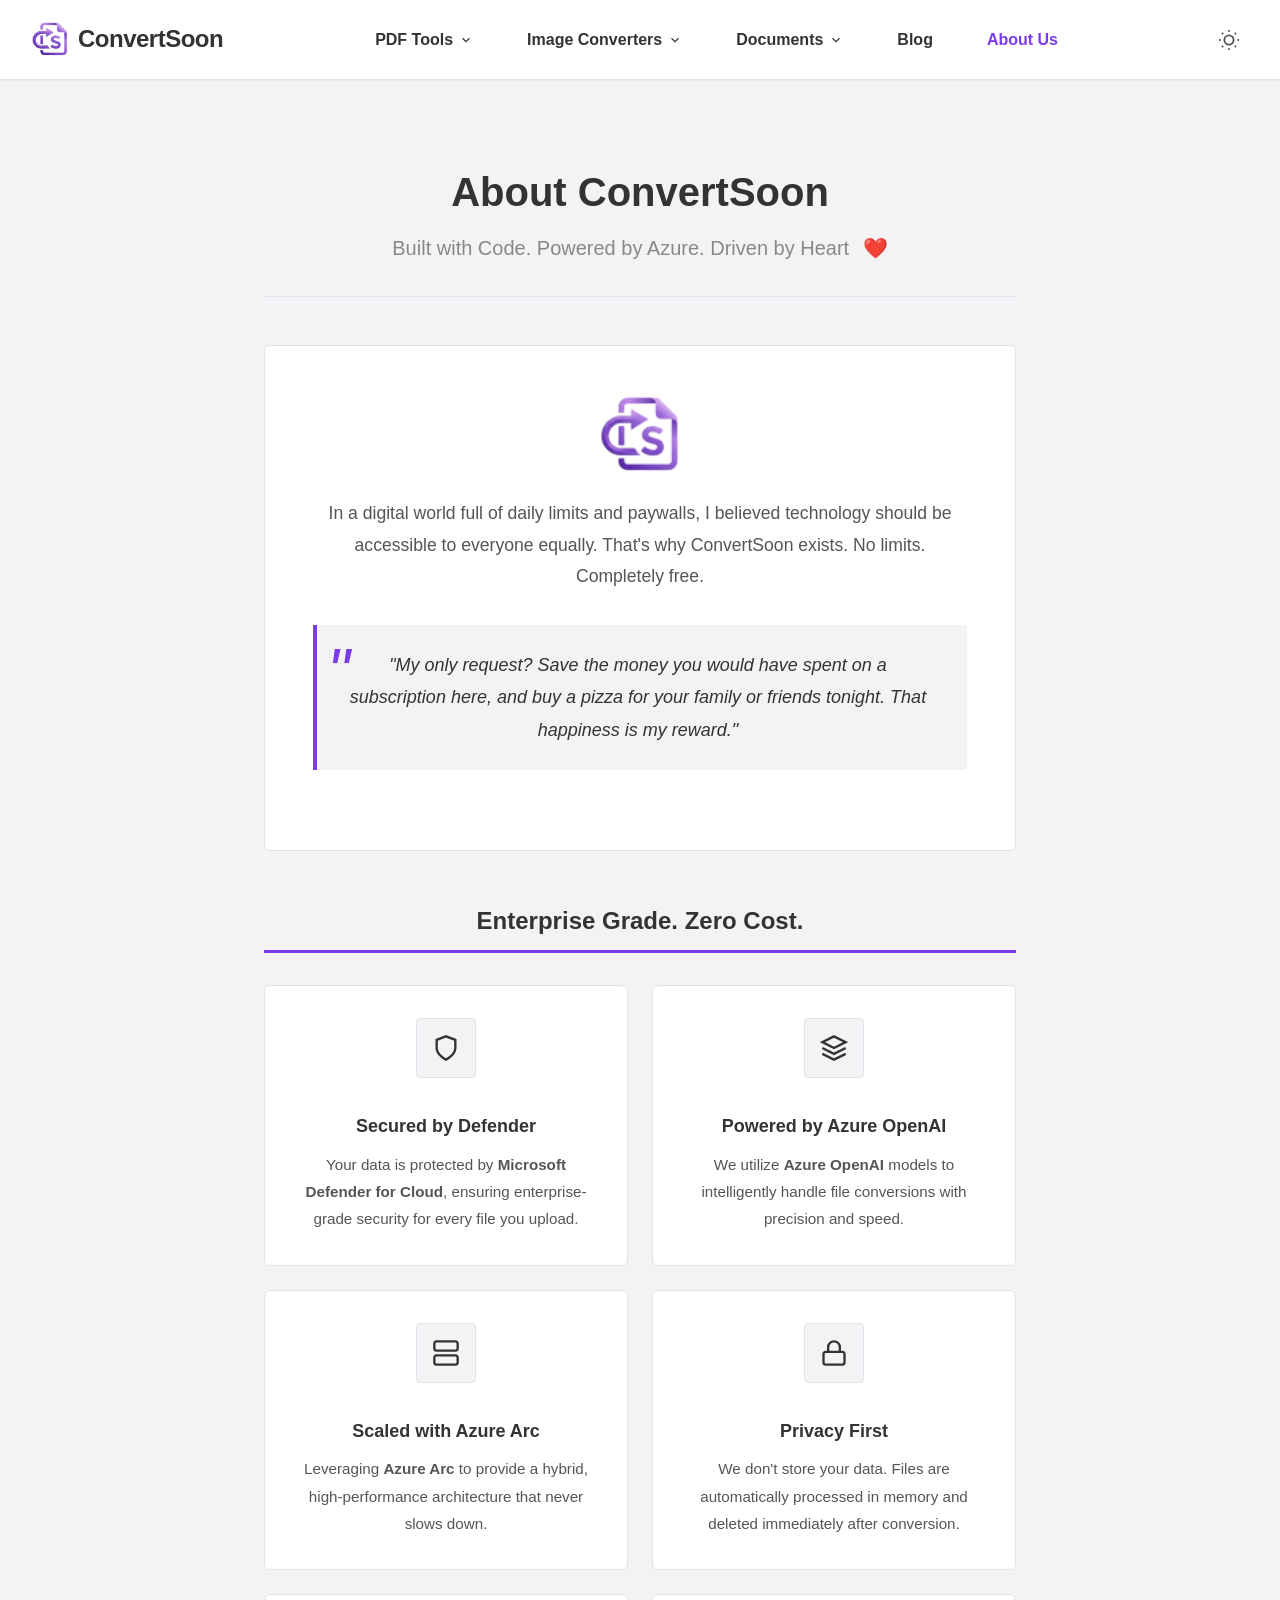
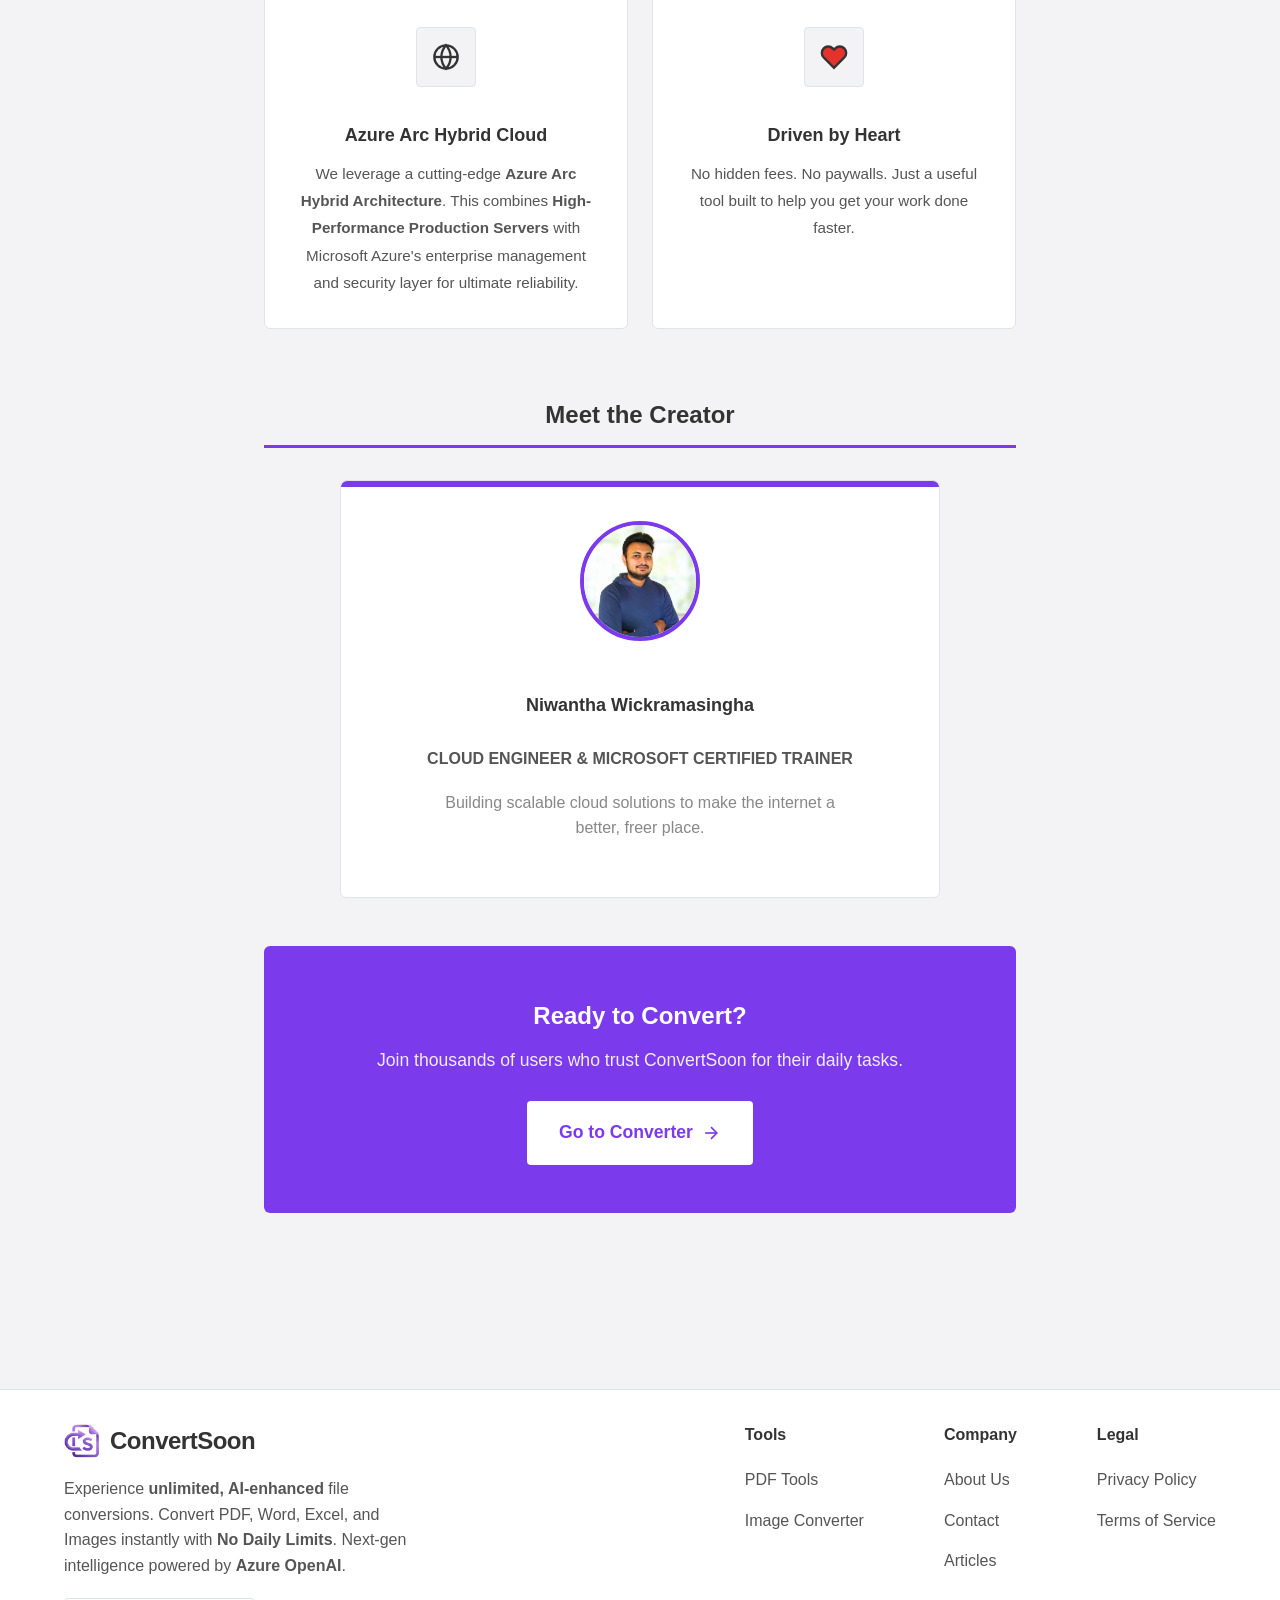
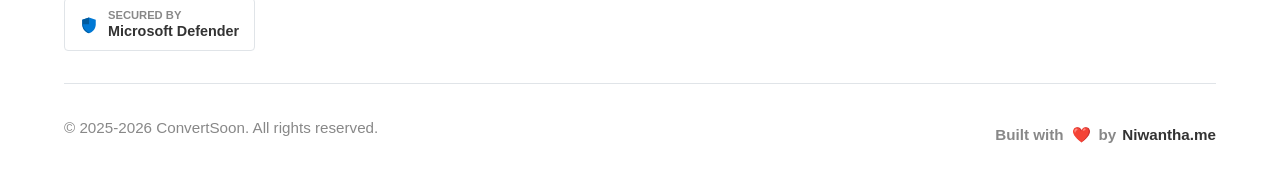
<file: templates/about.html>
<!DOCTYPE html>
<html lang="en" data-theme="light">
<head>
    <meta charset="UTF-8">
    <meta name="viewport" content="width=device-width, initial-scale=1.0">
    <meta name="description" content="About ConvertSoon - The best free online file conversion service. Secure, fast, and no limits.">
    <title>About Us - ConvertSoon</title>
    <!-- Google Tag Manager -->
    <script async src="https://www.googletagmanager.com/gtag/js?id=G-W2DZ19SYTN"></script>
    <script>
      window.dataLayer = window.dataLayer || [];
      function gtag(){dataLayer.push(arguments);}
      gtag('js', new Date());
      gtag('config', 'G-W2DZ19SYTN');
    </script>
    
    <script>
    (function() {
        try {
            const localTheme = localStorage.getItem('theme');
            const supportDarkMode = window.matchMedia('(prefers-color-scheme: dark)').matches;

            if (localTheme === 'dark' || (!localTheme && supportDarkMode)) {
                document.documentElement.setAttribute('data-theme', 'dark');
            } else {
                document.documentElement.setAttribute('data-theme', 'light');
            }
        } catch (e) {}
    })();
    </script>
    <link rel="canonical" href="https://convertsoon.com/about">

    <meta property="og:type" content="website" />
    <meta property="og:url" content="https://convertsoon.com/about" />
    <meta property="og:title" content="About Us - ConvertSoon" />
    <meta property="og:description" content="About ConvertSoon - The best free online file conversion service. Secure, fast, and no limits." />
    <meta property="og:image" content="https://convertsoon.com/static/images/social-card.png" />
    <meta property="og:image:width" content="1200" />
    <meta property="og:image:height" content="630" />

    <meta name="twitter:card" content="summary_large_image">
    <meta name="twitter:title" content="About Us - ConvertSoon">
    <meta name="twitter:description" content="About ConvertSoon - The best free online file conversion service. Secure, fast, and no limits.">
    <meta name="twitter:image" content="https://convertsoon.com/static/images/social-card.png">

    <link rel="icon" type="image/png" href="/static/images/favicon.png">
    <link rel="icon" type="image/png" sizes="48x48" href="/static/images/favicon-48x48.png">
    <link rel="icon" type="image/png" sizes="96x96" href="/static/images/favicon-96x96.png">
    <link rel="apple-touch-icon" sizes="192x192" href="/static/images/icon-192.png">
    <link rel="shortcut icon" href="/static/images/favicon.png">
    <link rel="icon" type="image/png" sizes="192x192" href="/static/images/icon-192.png">
    <link rel="icon" type="image/png" sizes="512x512" href="/static/images/icon-512.png">
    <link rel="preconnect" href="https://fonts.googleapis.com">
    <link rel="preconnect" href="https://fonts.gstatic.com" crossorigin>
    <link href="https://fonts.googleapis.com/css2?family=DM+Sans:wght@400;500;600;700&family=JetBrains+Mono:wght@400;500&display=swap" rel="stylesheet">
    
    <link rel="stylesheet" href="/static/css/style.css">
    <link rel="stylesheet" href="/static/css/pages.css">
</head>
<body>
    
    <header class="header">
        <div class="header-content">
            <a href="/" class="logo">
                <img src="/static/images/logo.png" alt="ConvertSoon Logo" class="logo-icon">  
                <span class="logo-text">ConvertSoon</span>
            </a>

            <nav class="nav" id="mainNav">
                <div class="nav-item">
                    <div class="nav-link">
                        PDF Tools
                        <svg class="chevron-down" viewBox="0 0 24 24" fill="none" stroke="currentColor" stroke-width="2"><polyline points="6 9 12 15 18 9"></polyline></svg>
                    </div>
                    <div class="dropdown-menu">
                        <a href="/pdf/merge-pdf" class="dropdown-link">
                            <svg class="dd-icon" viewBox="0 0 24 24" fill="none" stroke="currentColor" stroke-width="2"><path d="M8 7v10M16 7v10M12 7v10"/></svg>
                            <span class="dd-title">Merge PDF</span>
                        </a>
                        <a href="/pdf/split-pdf" class="dropdown-link">
                            <svg class="dd-icon" viewBox="0 0 24 24" fill="none" stroke="currentColor" stroke-width="2"><rect x="4" y="4" width="16" height="16" rx="2"/><line x1="12" y1="4" x2="12" y2="20"/></svg>
                            <span class="dd-title">Split PDF</span>
                        </a>
                        <a href="/pdf/compress-pdf" class="dropdown-link">
                            <svg class="dd-icon" viewBox="0 0 24 24" fill="none" stroke="currentColor" stroke-width="2"><polyline points="4 14 10 14 10 20"/><polyline points="20 10 14 10 14 4"/></svg>
                            <span class="dd-title">Compress PDF</span>
                        </a>
                        <a href="/pdf/organize-pdf" class="dropdown-link">
                            <svg class="dd-icon" viewBox="0 0 24 24" fill="none" stroke="currentColor" stroke-width="2"><rect x="3" y="3" width="7" height="7"></rect><rect x="14" y="3" width="7" height="7"></rect><rect x="14" y="14" width="7" height="7"></rect><rect x="3" y="14" width="7" height="7"></rect></svg>
                            <span class="dd-title">Organize PDF</span>
                        </a>
                        <a href="/pdf/protect-pdf" class="dropdown-link">
                            <svg class="dd-icon" viewBox="0 0 24 24" fill="none" stroke="currentColor" stroke-width="2">
                                <rect x="3" y="11" width="18" height="11" rx="2" ry="2"></rect>
                                <path d="M7 11V7a5 5 0 0 1 10 0v4"></path>
                            </svg>
                            <span class="dd-title">Protect PDF</span>
                        </a>

                        <a href="/pdf/unlock-pdf" class="dropdown-link">
                            <svg class="dd-icon" viewBox="0 0 24 24" fill="none" stroke="currentColor" stroke-width="2">
                                <rect x="3" y="11" width="18" height="11" rx="2" ry="2"></rect>
                                <path d="M7 11V7a5 5 0 0 1 9.9-1"></path>
                            </svg>
                            <span class="dd-title">Unlock PDF</span>
                        </a>
                    </div>
                </div>

                <div class="nav-item">
                    <div class="nav-link">
                        Image Converters
                        <svg class="chevron-down" viewBox="0 0 24 24" fill="none" stroke="currentColor" stroke-width="2"><polyline points="6 9 12 15 18 9"></polyline></svg>
                    </div>
                    <div class="dropdown-menu" style="min-width: 280px;">
                        <a href="/" class="dropdown-link" style="background: linear-gradient(to right, rgba(99, 102, 241, 0.1), rgba(168, 85, 247, 0.1)); border: 1px solid var(--color-accent); margin-bottom: 8px;">
                            <svg class="dd-icon" viewBox="0 0 24 24" fill="none" stroke="url(#magicGradient)" stroke-width="2">
                                <defs>
                                    <linearGradient id="magicGradient" x1="0%" y1="0%" x2="100%" y2="0%">
                                        <stop offset="0%" style="stop-color:#6366f1" />
                                        <stop offset="100%" style="stop-color:#a855f7" />
                                    </linearGradient>
                                </defs>
                                <path d="M12 2L2 7l10 5 10-5-10-5zM2 17l10 5 10-5M2 12l10 5 10-5"></path>
                            </svg>
                            <div class="dd-text">
                                <span class="dd-title" style="background: linear-gradient(to right, #6366f1, #a855f7); -webkit-background-clip: text; -webkit-text-fill-color: transparent; font-weight: 800;">Auto Detect Format ✨</span>
                                <span class="dd-desc">Convert Any Image (GIF, BMP, TIFF...)</span>
                            </div>
                        </a>
                        <div style="padding: 8px 12px 4px; font-size: 0.75rem; font-weight: 700; color: var(--color-text-muted); text-transform: uppercase; letter-spacing: 0.05em;">From JPG</div>
                        
                        <a href="/convert/jpg-to-png" class="dropdown-link"><span class="dd-title">JPG to PNG</span></a>
                        <a href="/convert/jpg-to-pdf" class="dropdown-link"><span class="dd-title">JPG to PDF</span></a>
                        <a href="/convert/jpg-to-webp" class="dropdown-link"><span class="dd-title">JPG to WEBP</span></a>

                        <div style="padding: 12px 12px 4px; font-size: 0.75rem; font-weight: 700; color: var(--color-text-muted); text-transform: uppercase; letter-spacing: 0.05em; border-top: 1px solid var(--color-border); margin-top: 4px;">From HEIC</div>
                        <a href="/convert/heic-to-jpg" class="dropdown-link"><span class="dd-title">HEIC to JPG</span></a>

                        <div style="padding: 12px 12px 4px; font-size: 0.75rem; font-weight: 700; color: var(--color-text-muted); text-transform: uppercase; letter-spacing: 0.05em; border-top: 1px solid var(--color-border); margin-top: 4px;">From PNG</div>
                        <a href="/convert/png-to-jpg" class="dropdown-link"><span class="dd-title">PNG to JPG</span></a>
                        <a href="/convert/png-to-svg" class="dropdown-link"><span class="dd-title">PNG to SVG</span></a>
                    </div>
                </div>

                <div class="nav-item">
                    <div class="nav-link">
                        Documents
                        <svg class="chevron-down" viewBox="0 0 24 24" fill="none" stroke="currentColor" stroke-width="2"><polyline points="6 9 12 15 18 9"></polyline></svg>
                    </div>
                    <div class="dropdown-menu">
                        <a href="/convert/pdf-to-word" class="dropdown-link">
                            <svg class="dd-icon" viewBox="0 0 24 24" fill="none" stroke="currentColor" stroke-width="2"><path d="M14 2H6a2 2 0 0 0-2 2v16a2 2 0 0 0 2 2h12a2 2 0 0 0 2-2V8z"></path><polyline points="14 2 14 8 20 8"></polyline><line x1="16" y1="13" x2="8" y2="13"></line><line x1="16" y1="17" x2="8" y2="17"></line><polyline points="10 9 9 9 8 9"></polyline></svg>
                            <span class="dd-title">PDF to Word</span>
                        </a>
                        <a href="/convert/word-to-pdf" class="dropdown-link">
                            <svg class="dd-icon" viewBox="0 0 24 24" fill="none" stroke="currentColor" stroke-width="2"><path d="M14.5 2H6a2 2 0 0 0-2 2v16a2 2 0 0 0 2 2h12a2 2 0 0 0 2-2V7.5L14.5 2z"></path><polyline points="14 2 14 8 20 8"></polyline></svg>
                            <span class="dd-title">Word to PDF</span>
                        </a>
                        <a href="/convert/pdf-to-excel" class="dropdown-link">
                            <svg class="dd-icon" viewBox="0 0 24 24" fill="none" stroke="currentColor" stroke-width="2">
                                <path d="M14 2H6a2 2 0 0 0-2 2v16a2 2 0 0 0 2 2h12a2 2 0 0 0 2-2V8z"></path>
                                <polyline points="14 2 14 8 20 8"></polyline>
                                <line x1="8" y1="13" x2="16" y2="13"></line>
                                <line x1="8" y1="17" x2="16" y2="17"></line>
                                <polyline points="10 9 9 9 8 9"></polyline>
                            </svg>
                            <span class="dd-title">PDF to Excel</span>
                        </a>
                        <a href="/convert/pdf-to-jpg" class="dropdown-link">
                            <svg class="dd-icon" viewBox="0 0 24 24" fill="none" stroke="currentColor" stroke-width="2">
                                <rect x="3" y="3" width="18" height="18" rx="2" ry="2"></rect>
                                <circle cx="8.5" cy="8.5" r="1.5"></circle>
                                <polyline points="21 15 16 10 5 21"></polyline>
                            </svg>
                            <span class="dd-title">PDF to JPG</span>
                        </a>
                        <a href="/convert/pdf-to-png" class="dropdown-link">
                            <svg class="dd-icon" viewBox="0 0 24 24" fill="none" stroke="currentColor" stroke-width="2">
                                <rect x="3" y="3" width="18" height="18" rx="2" ry="2"></rect>
                                <circle cx="8.5" cy="8.5" r="1.5"></circle>
                                <polyline points="21 15 16 10 5 21"></polyline>
                            </svg>
                            <span class="dd-title">PDF to PNG</span>
                        </a>
                    </div>
                </div>
                <a href="/blog" class="nav-link" style="color: var(--color-text-primary);">Blog</a>
                <a href="/about" class="nav-link active" style="color: var(--color-accent);">About Us</a>
            </nav>

            <div class="header-controls">
                <button class="theme-btn" id="themeToggle">
                    <svg id="themeIcon" viewBox="0 0 24 24" fill="none" stroke="currentColor" stroke-width="2"><path d="M21 12.79A9 9 0 1 1 11.21 3 7 7 0 0 0 21 12.79z"></path></svg>
                </button>

                <button class="mobile-toggle" id="mobileMenuBtn">
                    <svg width="24" height="24" viewBox="0 0 24 24" fill="none" stroke="currentColor" stroke-width="2">
                        <line x1="3" y1="12" x2="21" y2="12"></line>
                        <line x1="3" y1="6" x2="21" y2="6"></line>
                        <line x1="3" y1="18" x2="21" y2="18"></line>
                    </svg>
                </button>
            </div>
        </div>
    </header>

    <main class="main">
        <div class="container">
            <article class="page-content">
                <div class="page-header">
                    <h1 class="page-title">About ConvertSoon</h1>
                    <p class="page-subtitle">
                        Built with Code. Powered by Azure. Driven by Heart <span class="glowing-heart">❤️</span>
                    </p>
                </div>

                <div class="page-body">
                    
                    <section class="about-hero">
                        <div class="about-hero-icon" style="background: transparent; box-shadow: none; border: none;">
                            <img src="/static/images/logo.png" alt="ConvertSoon Logo" class="about-logo-img" style="width: 120px; height: auto;">
                        </div>
                        <div class="about-hero-text">
                            <p style="font-size: 1.1rem; line-height: 1.8; margin-bottom: 1.5rem;">
                                In a digital world full of daily limits and paywalls, I believed technology should be accessible to everyone equally. That's why ConvertSoon exists. No limits. Completely free. 
                            </p>
                            <blockquote style="border-left: 4px solid var(--color-accent); padding-left: 1.5rem; margin: 2rem 0; font-style: italic; color: var(--color-text-primary); font-weight: 500;">
                                "My only request? Save the money you would have spent on a subscription here, and buy a pizza for your family or friends tonight. That happiness is my reward."
                            </blockquote>
                        </div>
                    </section>

                    <section class="content-section" style="background: transparent; padding: 0; border: none;">
                        <h2 style="text-align: center; display: block; margin-bottom: 2rem;">Enterprise Grade. Zero Cost.</h2>
                        <div class="features-grid">
                            
                            <div class="feature-card">
                                <div class="feature-icon">
                                    <svg viewBox="0 0 24 24" fill="none" stroke="currentColor" stroke-width="2">
                                        <path d="M12 22s8-4 8-10V5l-8-3-8 3v7c0 6 8 10 8 10z"></path>
                                    </svg>
                                </div>
                                <h3>Secured by Defender</h3>
                                <p>Your data is protected by <strong>Microsoft Defender for Cloud</strong>, ensuring enterprise-grade security for every file you upload.</p>
                            </div>

                            <div class="feature-card">
                                <div class="feature-icon">
                                    <svg viewBox="0 0 24 24" fill="none" stroke="currentColor" stroke-width="2">
                                        <path d="M12 2L2 7l10 5 10-5-10-5zM2 17l10 5 10-5M2 12l10 5 10-5"></path>
                                    </svg>
                                </div>
                                <h3>Powered by Azure OpenAI</h3>
                                <p>We utilize <strong>Azure OpenAI</strong> models to intelligently handle file conversions with precision and speed.</p>
                            </div>

                            <div class="feature-card">
                                <div class="feature-icon">
                                    <svg viewBox="0 0 24 24" fill="none" stroke="currentColor" stroke-width="2">
                                        <rect x="2" y="2" width="20" height="8" rx="2" ry="2"></rect>
                                        <rect x="2" y="14" width="20" height="8" rx="2" ry="2"></rect>
                                        <line x1="6" y1="6" x2="6.01" y2="6"></line>
                                        <line x1="6" y1="18" x2="6.01" y2="18"></line>
                                    </svg>
                                </div>
                                <h3>Scaled with Azure Arc</h3>
                                <p>Leveraging <strong>Azure Arc</strong> to provide a hybrid, high-performance architecture that never slows down.</p>
                            </div>

                            <div class="feature-card">
                                <div class="feature-icon">
                                    <svg viewBox="0 0 24 24" fill="none" stroke="currentColor" stroke-width="2">
                                        <rect x="3" y="11" width="18" height="11" rx="2" ry="2"></rect>
                                        <path d="M7 11V7a5 5 0 0 1 10 0v4"></path>
                                    </svg>
                                </div>
                                <h3>Privacy First</h3>
                                <p>We don't store your data. Files are automatically processed in memory and deleted immediately after conversion.</p>
                            </div>

                            <div class="feature-card">
                                <div class="feature-icon">
                                    <svg viewBox="0 0 24 24" fill="none" stroke="currentColor" stroke-width="2">
                                        <circle cx="12" cy="12" r="10"></circle>
                                        <line x1="2" y1="12" x2="22" y2="12"></line>
                                        <path d="M12 2a15.3 15.3 0 0 1 4 10 15.3 15.3 0 0 1-4 10 15.3 15.3 0 0 1-4-10 15.3 15.3 0 0 1 4-10z"></path>
                                    </svg>
                                </div>
                                <h3>Azure Arc Hybrid Cloud</h3>
                                <p>We leverage a cutting-edge <strong>Azure Arc Hybrid Architecture</strong>. This combines <strong>High-Performance Production Servers</strong> with Microsoft Azure's enterprise management and security layer for ultimate reliability.</p>
                            </div>

                            <div class="feature-card">
                                <div class="feature-icon">
                                    <svg class="beating-heart-svg" viewBox="0 0 24 24" fill="none" stroke="currentColor" stroke-width="2">
                                        <path d="M20.84 4.61a5.5 5.5 0 0 0-7.78 0L12 5.67l-1.06-1.06a5.5 5.5 0 0 0-7.78 7.78l1.06 1.06L12 21.23l7.78-7.78 1.06-1.06a5.5 5.5 0 0 0 0-7.78z"></path>
                                    </svg>
                                </div>
                                <h3>Driven by Heart</h3>
                                <p>No hidden fees. No paywalls. Just a useful tool built to help you get your work done faster.</p>
                            </div>

                        </div>
                    </section>

                    <section class="content-section" style="margin-top: 4rem; text-align: center;">
                        <h2 style="text-align: center; display: block; margin-bottom: 2rem;">Meet the Creator</h2>
                        
                        <div class="creator-card">
                            <div class="creator-avatar">
                                <img src="/static/images/niwantha.png" alt="Niwantha Wickramasingha" class="creator-img">
                            </div>
                            
                            <h3 class="creator-name">Niwantha Wickramasingha</h3>
                            
                            <div class="creator-role">
                                Cloud Engineer & Microsoft Certified Trainer
                            </div>
                            
                            <p class="creator-bio">
                                Building scalable cloud solutions to make the internet a better, freer place.
                            </p>
                        </div>
                    </section>

                    <section class="content-section cta-section">
                        <h2>Ready to Convert?</h2>
                        <p>Join thousands of users who trust ConvertSoon for their daily tasks.</p>
                        <a href="/" class="cta-button">
                            <span>Go to Converter</span>
                            <svg viewBox="0 0 24 24" fill="none" stroke="currentColor" stroke-width="2">
                                <line x1="5" y1="12" x2="19" y2="12"></line>
                                <polyline points="12 5 19 12 12 19"></polyline>
                            </svg>
                        </a>
                    </section>
                </div>
            </article>
        </div>
    </main>

    <footer class="footer">
        <div class="footer-container">
            <div class="footer-top">
                <div class="footer-brand-col">
                    <a href="/" class="footer-logo">
                        <img src="/static/images/logo.png" alt="ConvertSoon Logo" class="logo-icon">
                        <span class="logo-text">ConvertSoon</span>
                    </a>
                    <p class="footer-description">
                        Experience <strong>unlimited, AI-enhanced</strong> file conversions. Convert PDF, Word, Excel, and Images instantly with <strong>No Daily Limits</strong>. Next-gen intelligence powered by <strong>Azure OpenAI</strong>.
                    </p>
                    <div class="footer-badge">
                        <div class="ms-defender-badge">
                            <svg class="glowing-shield" viewBox="0 0 24 24" width="18" height="18" fill="none" xmlns="http://www.w3.org/2000/svg">
                                <path d="M12 2L3 5V11C3 16.55 6.84 21.74 12 23C17.16 21.74 21 16.55 21 11V5L12 2Z" fill="#0078D4"/>
                                <path d="M12 2V11.0001H4.00012C4.05012 15.6001 7.29012 19.8901 12 21.9001V23C6.84 21.74 3 16.55 3 11V5L12 2Z" fill="#005A9E"/>
                            </svg>
                            <div class="ms-defender-text">
                                <span class="ms-defender-label">Secured By</span>
                                <span class="ms-defender-name">Microsoft Defender</span>
                            </div>
                        </div>
                    </div>
                </div>
                <div class="footer-links-col">
                    <div class="link-group">
                        <span class="link-heading">Tools</span>
                        <a href="/pdf-tools">PDF Tools</a>
                        <a href="/">Image Converter</a>
                    </div>
                    <div class="link-group">
                        <span class="link-heading">Company</span>
                        <a href="/about">About Us</a>
                        <a href="/contact">Contact</a>
                        <a href="/blog">Articles</a> 
                    </div>
                    <div class="link-group">
                        <span class="link-heading">Legal</span>
                        <a href="/privacy">Privacy Policy</a>
                        <a href="/terms">Terms of Service</a>
                    </div>
                </div>
            </div>

            <div class="footer-divider"></div>

            <div class="footer-bottom">
                <p class="copyright-text">&copy; 2025-2026 ConvertSoon. All rights reserved.</p>
                <div class="dev-credit">
                    <span>Built with</span>
                    <span class="heart-icon">❤️</span>
                    <span>by</span>
                    <a href="https://niwantha.me" target="_blank" rel="noopener" class="niwantha-link">
                        Niwantha.me
                    </a>
                </div>
            </div>
        </div>
    </footer>

    <script src="/static/js/app.js"></script>
    <script>
    // --- MODERN MOBILE MENU LOGIC ---
    const mobileBtn = document.getElementById('mobileMenuBtn');
    const mainNav = document.getElementById('mainNav');

    // Toggle
    if(mobileBtn) {
        mobileBtn.addEventListener('click', (e) => {
            e.stopPropagation();
            mainNav.classList.toggle('active');
        });
    }

    // Close on Outside Click
    document.addEventListener('click', (e) => {
        if (mainNav.classList.contains('active') && !mainNav.contains(e.target) && e.target !== mobileBtn) {
            mainNav.classList.remove('active');
        }
    });

    // Dropdown Handling
    const navItems = document.querySelectorAll('.nav-item');
    navItems.forEach(item => {
        item.addEventListener('click', function(e) {
            if (window.innerWidth <= 768) {
                e.stopPropagation();
                this.classList.toggle('active');
            }
        });
    });
    </script>
</body>
</html>
</file>
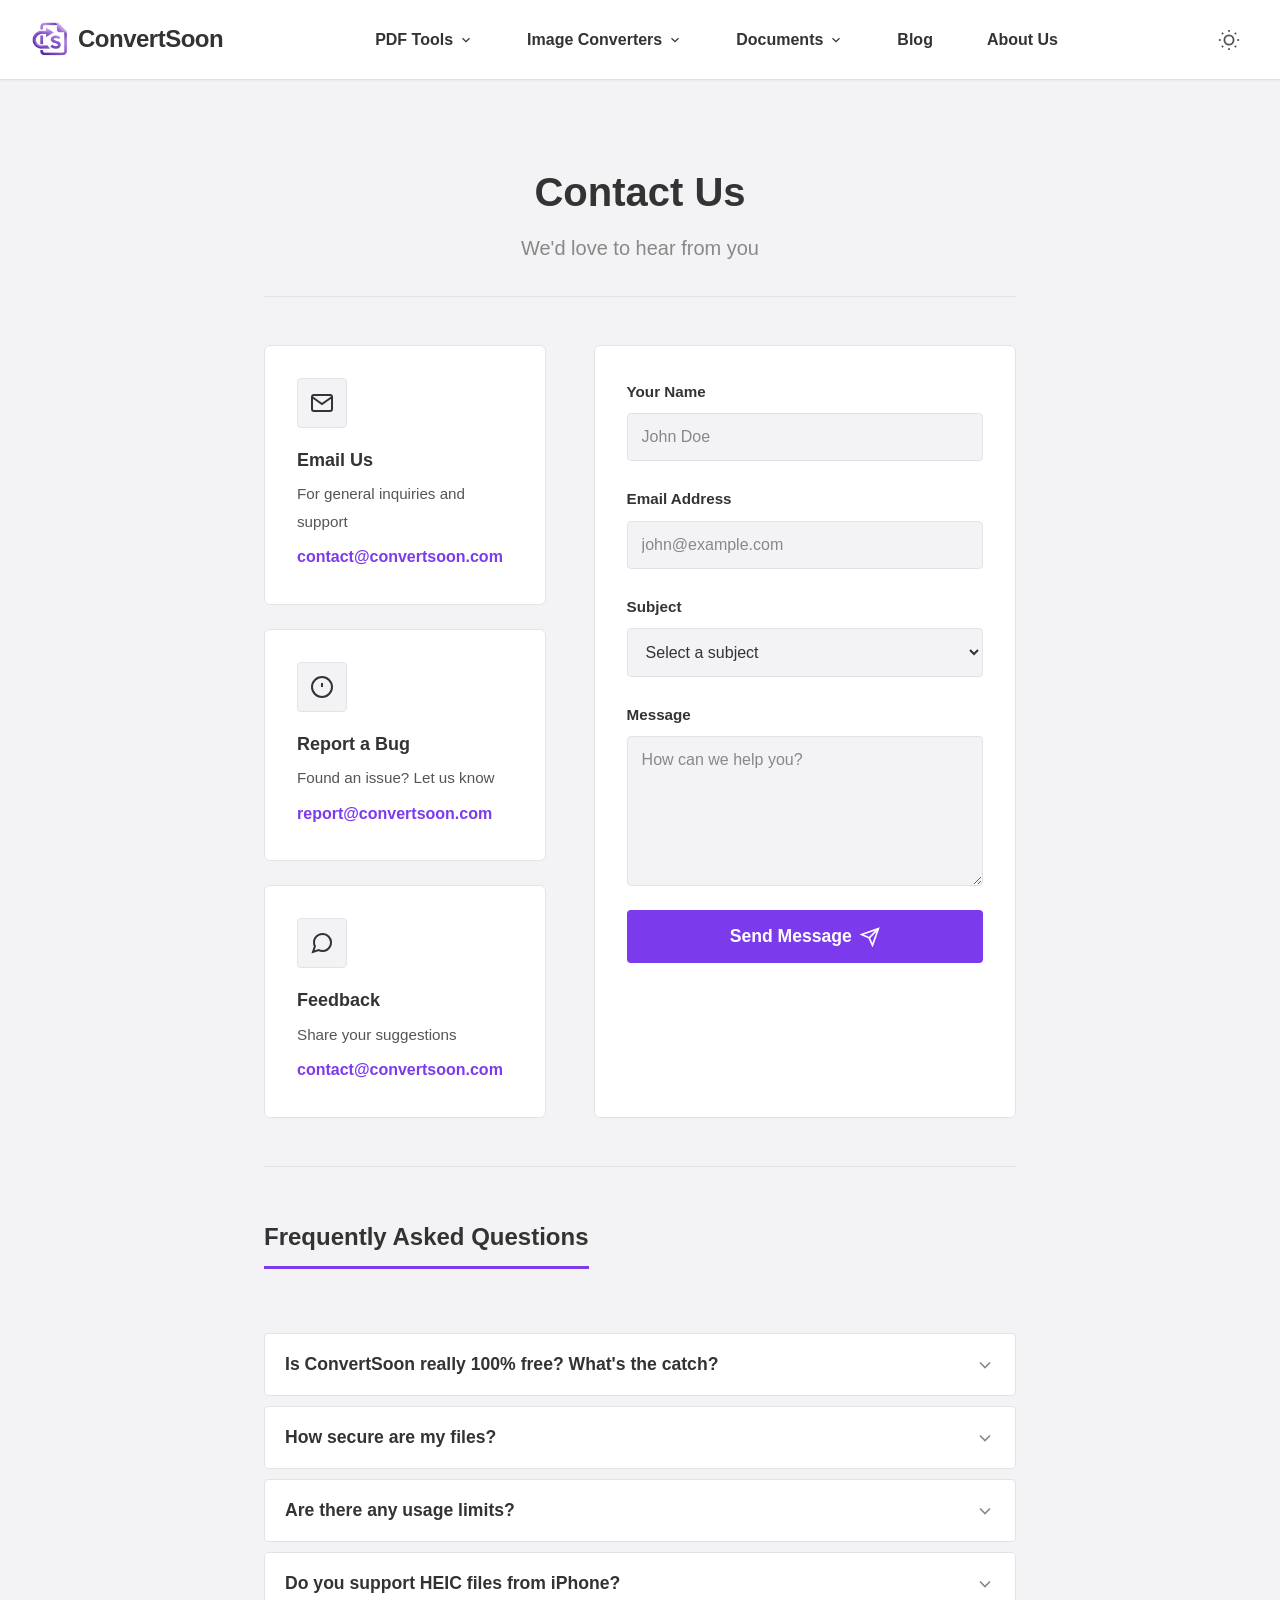
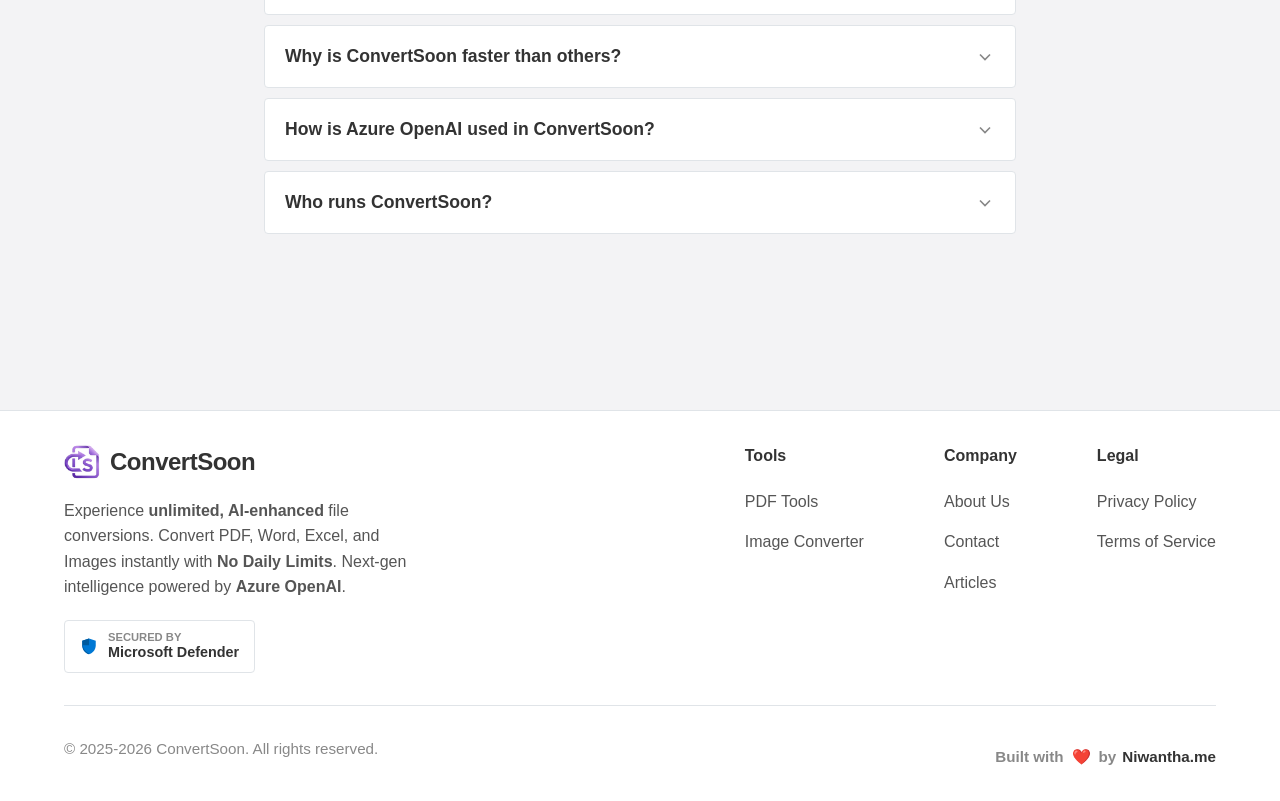
<file: templates/contact.html>
<!DOCTYPE html>
<html lang="en" data-theme="light">
<head>
    <meta charset="UTF-8">
    <meta name="viewport" content="width=device-width, initial-scale=1.0">
    <meta name="description" content="Contact ConvertSoon - Get in touch with us for support and feedback.">
    <title>Contact - ConvertSoon</title>

    <!-- Google Tag Manager -->
    <script async src="https://www.googletagmanager.com/gtag/js?id=G-W2DZ19SYTN"></script>
    <script>
      window.dataLayer = window.dataLayer || [];
      function gtag(){dataLayer.push(arguments);}
      gtag('js', new Date());
      gtag('config', 'G-W2DZ19SYTN');
    </script>

    <script>
    (function() {
        try {
            const localTheme = localStorage.getItem('theme');
            const supportDarkMode = window.matchMedia('(prefers-color-scheme: dark)').matches;

            if (localTheme === 'dark' || (!localTheme && supportDarkMode)) {
                document.documentElement.setAttribute('data-theme', 'dark');
            } else {
                document.documentElement.setAttribute('data-theme', 'light');
            }
        } catch (e) {}
    })();
    </script>
    <link rel="canonical" href="https://convertsoon.com/contact">

    <meta property="og:type" content="website" />
    <meta property="og:url" content="https://convertsoon.com/contact" />
    <meta property="og:title" content="Contact - ConvertSoon" />
    <meta property="og:description" content="Contact ConvertSoon - Get in touch with us for support and feedback." />
    <meta property="og:image" content="https://convertsoon.com/static/images/social-card.png" />
    <meta property="og:image:width" content="1200" />
    <meta property="og:image:height" content="630" />

    <meta name="twitter:card" content="summary_large_image">
    <meta name="twitter:title" content="Contact - ConvertSoon">
    <meta name="twitter:description" content="Contact ConvertSoon - Get in touch with us for support and feedback.">
    <meta name="twitter:image" content="https://convertsoon.com/static/images/social-card.png">


    <link rel="icon" type="image/png" href="/static/images/favicon.png">
    <link rel="icon" type="image/png" sizes="48x48" href="/static/images/favicon-48x48.png">
    <link rel="icon" type="image/png" sizes="96x96" href="/static/images/favicon-96x96.png">
    <link rel="apple-touch-icon" sizes="192x192" href="/static/images/icon-192.png">
    <link rel="shortcut icon" href="/static/images/favicon.png">
    <link rel="icon" type="image/png" sizes="192x192" href="/static/images/icon-192.png">
    <link rel="icon" type="image/png" sizes="512x512" href="/static/images/icon-512.png">
    <link rel="preconnect" href="https://fonts.googleapis.com">
    <link rel="preconnect" href="https://fonts.gstatic.com" crossorigin>
    <link href="https://fonts.googleapis.com/css2?family=DM+Sans:wght@400;500;600;700&family=JetBrains+Mono:wght@400;500&display=swap" rel="stylesheet">
    
    <link rel="stylesheet" href="/static/css/style.css">
    <link rel="stylesheet" href="/static/css/pages.css">
</head>
<body>
    
    <div id="toastContainer" class="toast-container"></div>

    <header class="header">
        <div class="header-content">
            <a href="/" class="logo">
                <img src="/static/images/logo.png" alt="ConvertSoon Logo" class="logo-icon">  
                <span class="logo-text">ConvertSoon</span>
            </a>

            <nav class="nav" id="mainNav">
                <div class="nav-item">
                    <div class="nav-link">
                        PDF Tools
                        <svg class="chevron-down" viewBox="0 0 24 24" fill="none" stroke="currentColor" stroke-width="2"><polyline points="6 9 12 15 18 9"></polyline></svg>
                    </div>
                    <div class="dropdown-menu">
                        <a href="/pdf/merge-pdf" class="dropdown-link">
                            <svg class="dd-icon" viewBox="0 0 24 24" fill="none" stroke="currentColor" stroke-width="2"><path d="M8 7v10M16 7v10M12 7v10"/></svg>
                            <span class="dd-title">Merge PDF</span>
                        </a>
                        <a href="/pdf/split-pdf" class="dropdown-link">
                            <svg class="dd-icon" viewBox="0 0 24 24" fill="none" stroke="currentColor" stroke-width="2"><rect x="4" y="4" width="16" height="16" rx="2"/><line x1="12" y1="4" x2="12" y2="20"/></svg>
                            <span class="dd-title">Split PDF</span>
                        </a>
                        <a href="/pdf/compress-pdf" class="dropdown-link">
                            <svg class="dd-icon" viewBox="0 0 24 24" fill="none" stroke="currentColor" stroke-width="2"><polyline points="4 14 10 14 10 20"/><polyline points="20 10 14 10 14 4"/></svg>
                            <span class="dd-title">Compress PDF</span>
                        </a>
                        <a href="/pdf/organize-pdf" class="dropdown-link">
                            <svg class="dd-icon" viewBox="0 0 24 24" fill="none" stroke="currentColor" stroke-width="2"><rect x="3" y="3" width="7" height="7"></rect><rect x="14" y="3" width="7" height="7"></rect><rect x="14" y="14" width="7" height="7"></rect><rect x="3" y="14" width="7" height="7"></rect></svg>
                            <span class="dd-title">Organize PDF</span>
                        </a>
                        <a href="/pdf/protect-pdf" class="dropdown-link">
                            <svg class="dd-icon" viewBox="0 0 24 24" fill="none" stroke="currentColor" stroke-width="2">
                                <rect x="3" y="11" width="18" height="11" rx="2" ry="2"></rect>
                                <path d="M7 11V7a5 5 0 0 1 10 0v4"></path>
                            </svg>
                            <span class="dd-title">Protect PDF</span>
                        </a>

                        <a href="/pdf/unlock-pdf" class="dropdown-link">
                            <svg class="dd-icon" viewBox="0 0 24 24" fill="none" stroke="currentColor" stroke-width="2">
                                <rect x="3" y="11" width="18" height="11" rx="2" ry="2"></rect>
                                <path d="M7 11V7a5 5 0 0 1 9.9-1"></path>
                            </svg>
                            <span class="dd-title">Unlock PDF</span>
                        </a>
                    </div>
                </div>

                <div class="nav-item">
                    <div class="nav-link">
                        Image Converters
                        <svg class="chevron-down" viewBox="0 0 24 24" fill="none" stroke="currentColor" stroke-width="2"><polyline points="6 9 12 15 18 9"></polyline></svg>
                    </div>
                    <div class="dropdown-menu" style="min-width: 280px;">
                        <a href="/" class="dropdown-link" style="background: linear-gradient(to right, rgba(99, 102, 241, 0.1), rgba(168, 85, 247, 0.1)); border: 1px solid var(--color-accent); margin-bottom: 8px;">
                            <svg class="dd-icon" viewBox="0 0 24 24" fill="none" stroke="url(#magicGradient)" stroke-width="2">
                                <defs>
                                    <linearGradient id="magicGradient" x1="0%" y1="0%" x2="100%" y2="0%">
                                        <stop offset="0%" style="stop-color:#6366f1" />
                                        <stop offset="100%" style="stop-color:#a855f7" />
                                    </linearGradient>
                                </defs>
                                <path d="M12 2L2 7l10 5 10-5-10-5zM2 17l10 5 10-5M2 12l10 5 10-5"></path>
                            </svg>
                            <div class="dd-text">
                                <span class="dd-title" style="background: linear-gradient(to right, #6366f1, #a855f7); -webkit-background-clip: text; -webkit-text-fill-color: transparent; font-weight: 800;">Auto Detect Format ✨</span>
                                <span class="dd-desc">Convert Any Image (GIF, BMP, TIFF...)</span>
                            </div>
                        </a>
                        <div style="padding: 8px 12px 4px; font-size: 0.75rem; font-weight: 700; color: var(--color-text-muted); text-transform: uppercase; letter-spacing: 0.05em;">From JPG</div>
                        
                        <a href="/convert/jpg-to-png" class="dropdown-link"><span class="dd-title">JPG to PNG</span></a>
                        <a href="/convert/jpg-to-pdf" class="dropdown-link"><span class="dd-title">JPG to PDF</span></a>
                        <a href="/convert/jpg-to-webp" class="dropdown-link"><span class="dd-title">JPG to WEBP</span></a>

                        <div style="padding: 12px 12px 4px; font-size: 0.75rem; font-weight: 700; color: var(--color-text-muted); text-transform: uppercase; letter-spacing: 0.05em; border-top: 1px solid var(--color-border); margin-top: 4px;">From HEIC</div>
                        <a href="/convert/heic-to-jpg" class="dropdown-link"><span class="dd-title">HEIC to JPG</span></a>

                        <div style="padding: 12px 12px 4px; font-size: 0.75rem; font-weight: 700; color: var(--color-text-muted); text-transform: uppercase; letter-spacing: 0.05em; border-top: 1px solid var(--color-border); margin-top: 4px;">From PNG</div>
                        <a href="/convert/png-to-jpg" class="dropdown-link"><span class="dd-title">PNG to JPG</span></a>
                        <a href="/convert/png-to-svg" class="dropdown-link"><span class="dd-title">PNG to SVG</span></a>
                    </div>
                </div>

                <div class="nav-item">
                    <div class="nav-link">
                        Documents
                        <svg class="chevron-down" viewBox="0 0 24 24" fill="none" stroke="currentColor" stroke-width="2"><polyline points="6 9 12 15 18 9"></polyline></svg>
                    </div>
                    <div class="dropdown-menu">
                        <a href="/convert/pdf-to-word" class="dropdown-link">
                            <svg class="dd-icon" viewBox="0 0 24 24" fill="none" stroke="currentColor" stroke-width="2"><path d="M14 2H6a2 2 0 0 0-2 2v16a2 2 0 0 0 2 2h12a2 2 0 0 0 2-2V8z"></path><polyline points="14 2 14 8 20 8"></polyline><line x1="16" y1="13" x2="8" y2="13"></line><line x1="16" y1="17" x2="8" y2="17"></line><polyline points="10 9 9 9 8 9"></polyline></svg>
                            <span class="dd-title">PDF to Word</span>
                        </a>
                        <a href="/convert/word-to-pdf" class="dropdown-link">
                            <svg class="dd-icon" viewBox="0 0 24 24" fill="none" stroke="currentColor" stroke-width="2"><path d="M14.5 2H6a2 2 0 0 0-2 2v16a2 2 0 0 0 2 2h12a2 2 0 0 0 2-2V7.5L14.5 2z"></path><polyline points="14 2 14 8 20 8"></polyline></svg>
                            <span class="dd-title">Word to PDF</span>
                        </a>
                        <a href="/convert/pdf-to-excel" class="dropdown-link">
                            <svg class="dd-icon" viewBox="0 0 24 24" fill="none" stroke="currentColor" stroke-width="2">
                                <path d="M14 2H6a2 2 0 0 0-2 2v16a2 2 0 0 0 2 2h12a2 2 0 0 0 2-2V8z"></path>
                                <polyline points="14 2 14 8 20 8"></polyline>
                                <line x1="8" y1="13" x2="16" y2="13"></line>
                                <line x1="8" y1="17" x2="16" y2="17"></line>
                                <polyline points="10 9 9 9 8 9"></polyline>
                            </svg>
                            <span class="dd-title">PDF to Excel</span>
                        </a>
                        <a href="/convert/pdf-to-jpg" class="dropdown-link">
                            <svg class="dd-icon" viewBox="0 0 24 24" fill="none" stroke="currentColor" stroke-width="2">
                                <rect x="3" y="3" width="18" height="18" rx="2" ry="2"></rect>
                                <circle cx="8.5" cy="8.5" r="1.5"></circle>
                                <polyline points="21 15 16 10 5 21"></polyline>
                            </svg>
                            <span class="dd-title">PDF to JPG</span>
                        </a>
                        <a href="/convert/pdf-to-png" class="dropdown-link">
                            <svg class="dd-icon" viewBox="0 0 24 24" fill="none" stroke="currentColor" stroke-width="2">
                                <rect x="3" y="3" width="18" height="18" rx="2" ry="2"></rect>
                                <circle cx="8.5" cy="8.5" r="1.5"></circle>
                                <polyline points="21 15 16 10 5 21"></polyline>
                            </svg>
                            <span class="dd-title">PDF to PNG</span>
                        </a>
                    </div>
                </div>
                <a href="/blog" class="nav-link" style="color: var(--color-text-primary);">Blog</a>
                <a href="/about" class="nav-link">About Us</a>
            </nav>

            <div class="header-controls">
                <button class="theme-btn" id="themeToggle">
                    <svg id="themeIcon" viewBox="0 0 24 24" fill="none" stroke="currentColor" stroke-width="2"><path d="M21 12.79A9 9 0 1 1 11.21 3 7 7 0 0 0 21 12.79z"></path></svg>
                </button>

                <button class="mobile-toggle" id="mobileMenuBtn">
                    <svg width="24" height="24" viewBox="0 0 24 24" fill="none" stroke="currentColor" stroke-width="2">
                        <line x1="3" y1="12" x2="21" y2="12"></line>
                        <line x1="3" y1="6" x2="21" y2="6"></line>
                        <line x1="3" y1="18" x2="21" y2="18"></line>
                    </svg>
                </button>
            </div>
        </div>
    </header>

    <main class="main">
        <div class="container">
            <article class="page-content contact-page">
                <div class="page-header">
                    <h1 class="page-title">Contact Us</h1>
                    <p class="page-subtitle">We'd love to hear from you</p>
                </div>

                <div class="page-body">
                    <div class="contact-grid">
                        <div class="contact-info">
                            <div class="contact-card">
                                <div class="contact-icon">
                                    <svg viewBox="0 0 24 24" fill="none" stroke="currentColor" stroke-width="2">
                                        <path d="M4 4h16c1.1 0 2 .9 2 2v12c0 1.1-.9 2-2 2H4c-1.1 0-2-.9-2-2V6c0-1.1.9-2 2-2z"></path>
                                        <polyline points="22,6 12,13 2,6"></polyline>
                                    </svg>
                                </div>
                                <h3>Email Us</h3>
                                <p>For general inquiries and support</p>
                                <a href="mailto:contact@convertsoon.com" class="contact-link">contact@convertsoon.com</a>
                            </div>

                            <div class="contact-card">
                                <div class="contact-icon">
                                    <svg viewBox="0 0 24 24" fill="none" stroke="currentColor" stroke-width="2">
                                        <circle cx="12" cy="12" r="10"></circle>
                                        <line x1="12" y1="8" x2="12" y2="12"></line>
                                        <line x1="12" y1="16" x2="12.01" y2="16"></line>
                                    </svg>
                                </div>
                                <h3>Report a Bug</h3>
                                <p>Found an issue? Let us know</p>
                                <a href="mailto:contact@convertsoon.com" class="contact-link">report@convertsoon.com</a>
                            </div>

                            <div class="contact-card">
                                <div class="contact-icon">
                                    <svg viewBox="0 0 24 24" fill="none" stroke="currentColor" stroke-width="2">
                                        <path d="M21 11.5a8.38 8.38 0 0 1-.9 3.8 8.5 8.5 0 0 1-7.6 4.7 8.38 8.38 0 0 1-3.8-.9L3 21l1.9-5.7a8.38 8.38 0 0 1-.9-3.8 8.5 8.5 0 0 1 4.7-7.6 8.38 8.38 0 0 1 3.8-.9h.5a8.48 8.48 0 0 1 8 8v.5z"></path>
                                    </svg>
                                </div>
                                <h3>Feedback</h3>
                                <p>Share your suggestions</p>
                                <a href="mailto:contact@convertsoon.com" class="contact-link">contact@convertsoon.com</a>
                            </div>
                        </div>

                        <div class="contact-form-wrapper">
                            <form id="contactForm" class="contact-form">
                                <div class="form-group">
                                    <label for="name">Your Name</label>
                                    <input type="text" id="name" name="name" required placeholder="John Doe" autocomplete="name">
                                </div>

                                <div class="form-group">
                                    <label for="email">Email Address</label>
                                    <input type="email" id="email" name="email" required placeholder="john@example.com" autocomplete="email">
                                </div>

                                <div class="form-group">
                                    <label for="subject">Subject</label>
                                    <select id="subject" name="subject" required>
                                        <option value="">Select a subject</option>
                                        <option value="general">General Inquiry</option>
                                        <option value="support">Technical Support</option>
                                        <option value="bug">Bug Report</option>
                                        <option value="feature">Feature Request</option>
                                        <option value="business">Business Inquiry</option>
                                        <option value="other">Other</option>
                                    </select>
                                </div>

                                <div class="form-group">
                                    <label for="message">Message</label>
                                    <textarea id="message" name="message" rows="5" required placeholder="How can we help you?"></textarea>
                                </div>

                                <button type="submit" class="submit-btn" id="submitBtn">
                                    <span class="btn-text">Send Message</span>
                                    <span class="btn-loading" style="display: none;">
                                        <svg class="spinner" viewBox="0 0 24 24">
                                            <circle cx="12" cy="12" r="10" fill="none" stroke="currentColor" stroke-width="3"></circle>
                                        </svg>
                                        Sending...
                                    </span>
                                    <svg class="btn-icon" viewBox="0 0 24 24" fill="none" stroke="currentColor" stroke-width="2">
                                        <line x1="22" y1="2" x2="11" y2="13"></line>
                                        <polygon points="22 2 15 22 11 13 2 9 22 2"></polygon>
                                    </svg>
                                </button>
                            </form>

                            <div id="successMessage" class="form-message success" style="display: none;">
                                <svg viewBox="0 0 24 24" fill="none" stroke="currentColor" stroke-width="2">
                                    <path d="M22 11.08V12a10 10 0 1 1-5.93-9.14"></path>
                                    <polyline points="22 4 12 14.01 9 11.01"></polyline>
                                </svg>
                                <h3>Message Sent!</h3>
                                <p>Thank you for contacting us. We'll get back to you as soon as possible.</p>
                            </div>

                            <div id="errorMessage" class="form-message error" style="display: none;">
                                <svg viewBox="0 0 24 24" fill="none" stroke="currentColor" stroke-width="2">
                                    <circle cx="12" cy="12" r="10"></circle>
                                    <line x1="15" y1="9" x2="9" y2="15"></line>
                                    <line x1="9" y1="9" x2="15" y2="15"></line>
                                </svg>
                                <h3>Something went wrong</h3>
                                <p>Please try again later or email us directly.</p>
                            </div>
                        </div>
                    </div>

                    <section class="content-section faq-section">
                        <h2 style="text-align: center; margin-bottom: 2rem;">Frequently Asked Questions</h2>
                        <div class="faq-list">
                            
                            <div class="faq-item">
                                <button class="faq-question">
                                    <span>Is ConvertSoon really 100% free? What's the catch?</span>
                                    <svg viewBox="0 0 24 24" fill="none" stroke="currentColor" stroke-width="2">
                                        <polyline points="6 9 12 15 18 9"></polyline>
                                    </svg>
                                </button>
                                <div class="faq-answer">
                                    <p>Yes, absolutely. Unlike other tools, we have <strong>Zero Daily Limits</strong>. You don't need to register or pay a cent. We believe in an open internet. The only "catch"? We hope you use the money you save on subscriptions to buy a pizza for your family instead! 🍕</p>
                                </div>
                            </div>

                            <div class="faq-item">
                                <button class="faq-question">
                                    <span>How secure are my files?</span>
                                    <svg viewBox="0 0 24 24" fill="none" stroke="currentColor" stroke-width="2">
                                        <polyline points="6 9 12 15 18 9"></polyline>
                                    </svg>
                                </button>
                                <div class="faq-answer">
                                    <p>Your privacy is our #1 priority. We use <strong>Microsoft Defender for Cloud</strong> to scan and protect our infrastructure. Files are processed in isolated Azure containers and are <strong>automatically deleted</strong> immediately after conversion. We utilize "Ephemereal Processing," meaning your data is never permanently stored on our disks.</p>
                                </div>
                            </div>

                            <div class="faq-item">
                                <button class="faq-question">
                                    <span>Are there any usage limits?</span>
                                    <svg viewBox="0 0 24 24" fill="none" stroke="currentColor" stroke-width="2">
                                        <polyline points="6 9 12 15 18 9"></polyline>
                                    </svg>
                                </button>
                                <div class="faq-answer">
                                    <p>We do not enforce "Daily Task Limits" like others. You can convert as many files as you need. For server stability, individual file sizes are currently capped at 50MB, but we are working on increasing this with our new Azure Arc infrastructure.</p>
                                </div>
                            </div>

                            <div class="faq-item">
                                <button class="faq-question">
                                    <span>Do you support HEIC files from iPhone?</span>
                                    <svg viewBox="0 0 24 24" fill="none" stroke="currentColor" stroke-width="2">
                                        <polyline points="6 9 12 15 18 9"></polyline>
                                    </svg>
                                </button>
                                <div class="faq-answer">
                                    <p>Yes! Our engine is optimized for Apple's HEIC format. You can convert HEIC photos to JPG, PNG, or PDF instantly with zero quality loss.</p>
                                </div>
                            </div>

                            <div class="faq-item">
                                <button class="faq-question">
                                    <span>Why is ConvertSoon faster than others?</span>
                                    <svg viewBox="0 0 24 24" fill="none" stroke="currentColor" stroke-width="2">
                                        <polyline points="6 9 12 15 18 9"></polyline>
                                    </svg>
                                </button>
                                <div class="faq-answer">
                                    <p>We don't use cheap shared hosting. ConvertSoon runs on <strong>Azure App Services</strong> with global regions (USA, EU, Singapore). This means your files are processed at an edge location nearest to you, ensuring lightning-fast uploads and conversions.</p>
                                </div>
                            </div>

                            <div class="faq-item">
                                <button class="faq-question">
                                    <span>How is Azure OpenAI used in ConvertSoon?</span>
                                    <svg viewBox="0 0 24 24" fill="none" stroke="currentColor" stroke-width="2">
                                        <polyline points="6 9 12 15 18 9"></polyline>
                                    </svg>
                                </button>
                                <div class="faq-answer">
                                    <p>We leverage <strong>Azure OpenAI</strong> to power our "Smart Quality Engine". It intelligently analyzes file structures (not your personal content) to apply the most efficient compression algorithms without losing visual quality. <strong></br>Note:</strong> Your data is processed in isolation and is <strong>never</strong> used to train our AI models.</p>
                                </div>
                            </div>

                            <div class="faq-item">
                                <button class="faq-question">
                                    <span>Who runs ConvertSoon?</span>
                                    <svg viewBox="0 0 24 24" fill="none" stroke="currentColor" stroke-width="2">
                                        <polyline points="6 9 12 15 18 9"></polyline>
                                    </svg>
                                </button>
                                <div class="faq-answer">
                                    <p>ConvertSoon is built and maintained by <strong><a href="https://niwantha.me" target="_blank" rel="noopener" style="color: var(--color-accent); text-decoration: none;">Niwantha Wickramasingha</a></strong>, a Cloud Engineer & Microsoft Certified Trainer. It is an independent project built with passion, ensuring you deal with a real person, not a faceless corporation.</p>
                                </div>
                            </div>

                        </div>
                    </section>
                </div>
            </article>
        </div>
    </main>

    <footer class="footer">
        <div class="footer-container">
            <div class="footer-top">
                <div class="footer-brand-col">
                    <a href="/" class="footer-logo">
                        <img src="/static/images/logo.png" alt="ConvertSoon Logo" class="logo-icon">
                        <span class="logo-text">ConvertSoon</span>
                    </a>
                    <p class="footer-description">
                        Experience <strong>unlimited, AI-enhanced</strong> file conversions. Convert PDF, Word, Excel, and Images instantly with <strong>No Daily Limits</strong>. Next-gen intelligence powered by <strong>Azure OpenAI</strong>.
                    </p>
                    <div class="footer-badge">
                    <div class="ms-defender-badge">
                        <svg class="glowing-shield" viewBox="0 0 24 24" width="18" height="18" fill="none" xmlns="http://www.w3.org/2000/svg">
                            <path d="M12 2L3 5V11C3 16.55 6.84 21.74 12 23C17.16 21.74 21 16.55 21 11V5L12 2Z" fill="#0078D4"/>
                            <path d="M12 2V11.0001H4.00012C4.05012 15.6001 7.29012 19.8901 12 21.9001V23C6.84 21.74 3 16.55 3 11V5L12 2Z" fill="#005A9E"/>
                        </svg>
                        <div class="ms-defender-text">
                            <span class="ms-defender-label">Secured By</span>
                            <span class="ms-defender-name">Microsoft Defender</span>
                        </div>
                    </div>
                </div>
                </div>
                <div class="footer-links-col">
                    <div class="link-group"><span class="link-heading">Tools</span><a href="/pdf-tools">PDF Tools</a><a href="/">Image Converter</a></div>
                    <div class="link-group"><span class="link-heading">Company</span><a href="/about">About Us</a><a href="/contact">Contact</a><a href="/blog">Articles</a></div>
                    <div class="link-group"><span class="link-heading">Legal</span><a href="/privacy">Privacy Policy</a><a href="/terms">Terms of Service</a></div>
                </div>
            </div>
            <div class="footer-divider"></div>
            <div class="footer-bottom">
                <p class="copyright-text">&copy; 2025-2026 ConvertSoon. All rights reserved.</p>
                <div class="dev-credit">
                    <span>Built with</span>
                    <span class="heart-icon">❤️</span>
                    <span>by</span>
                    <a href="https://niwantha.me" target="_blank" rel="noopener" class="niwantha-link">
                        Niwantha.me
                    </a>
                </div>
            </div>
        </div>
    </footer>

    <script src="/static/js/app.js"></script>
    <script src="/static/js/contact-page.js"></script>
    <script>
    // --- MODERN MOBILE MENU LOGIC ---
    const mobileBtn = document.getElementById('mobileMenuBtn');
    const mainNav = document.getElementById('mainNav');

    // Toggle
    if(mobileBtn) {
        mobileBtn.addEventListener('click', (e) => {
            e.stopPropagation();
            mainNav.classList.toggle('active');
        });
    }

    // Close on Outside Click
    document.addEventListener('click', (e) => {
        if (mainNav.classList.contains('active') && !mainNav.contains(e.target) && e.target !== mobileBtn) {
            mainNav.classList.remove('active');
        }
    });

    // Dropdown Handling
    const navItems = document.querySelectorAll('.nav-item');
    navItems.forEach(item => {
        item.addEventListener('click', function(e) {
            if (window.innerWidth <= 768) {
                e.stopPropagation();
                this.classList.toggle('active');
            }
        });
    });
    </script>
</body>
</html>
</file>
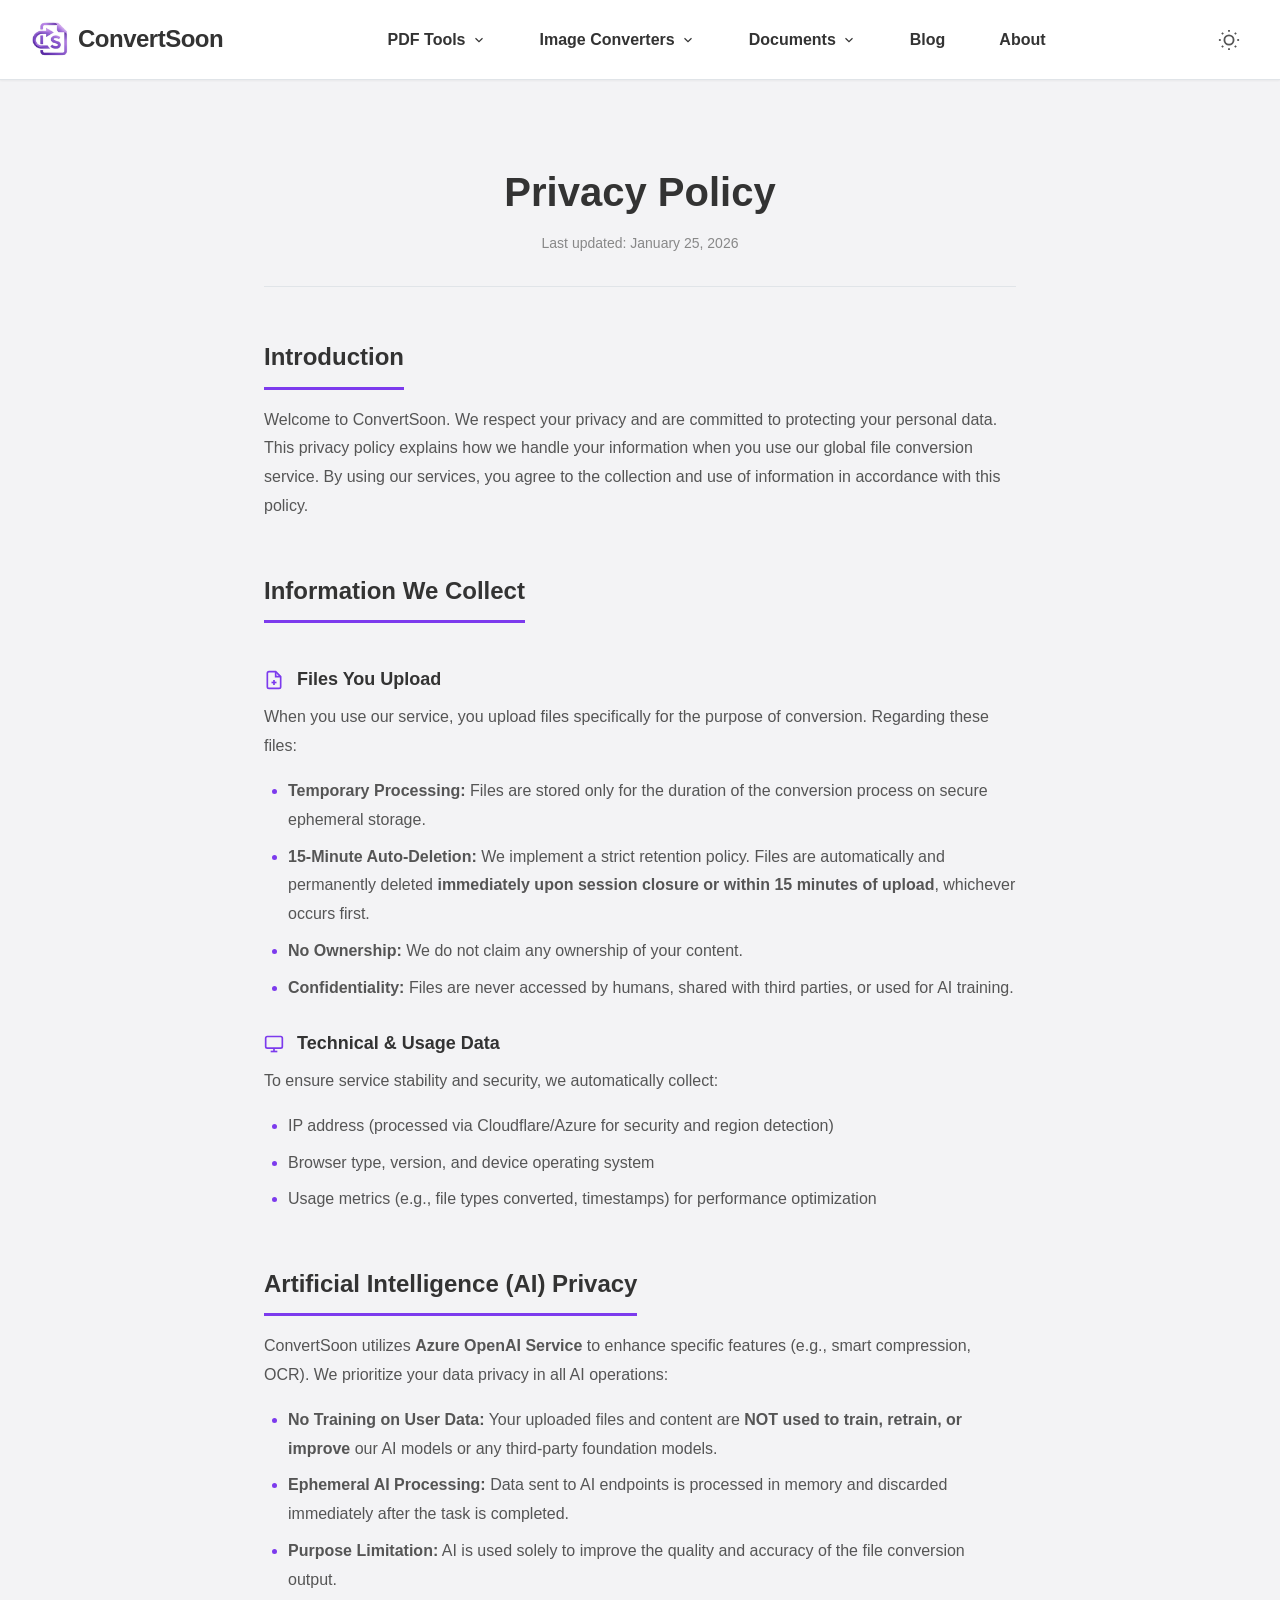
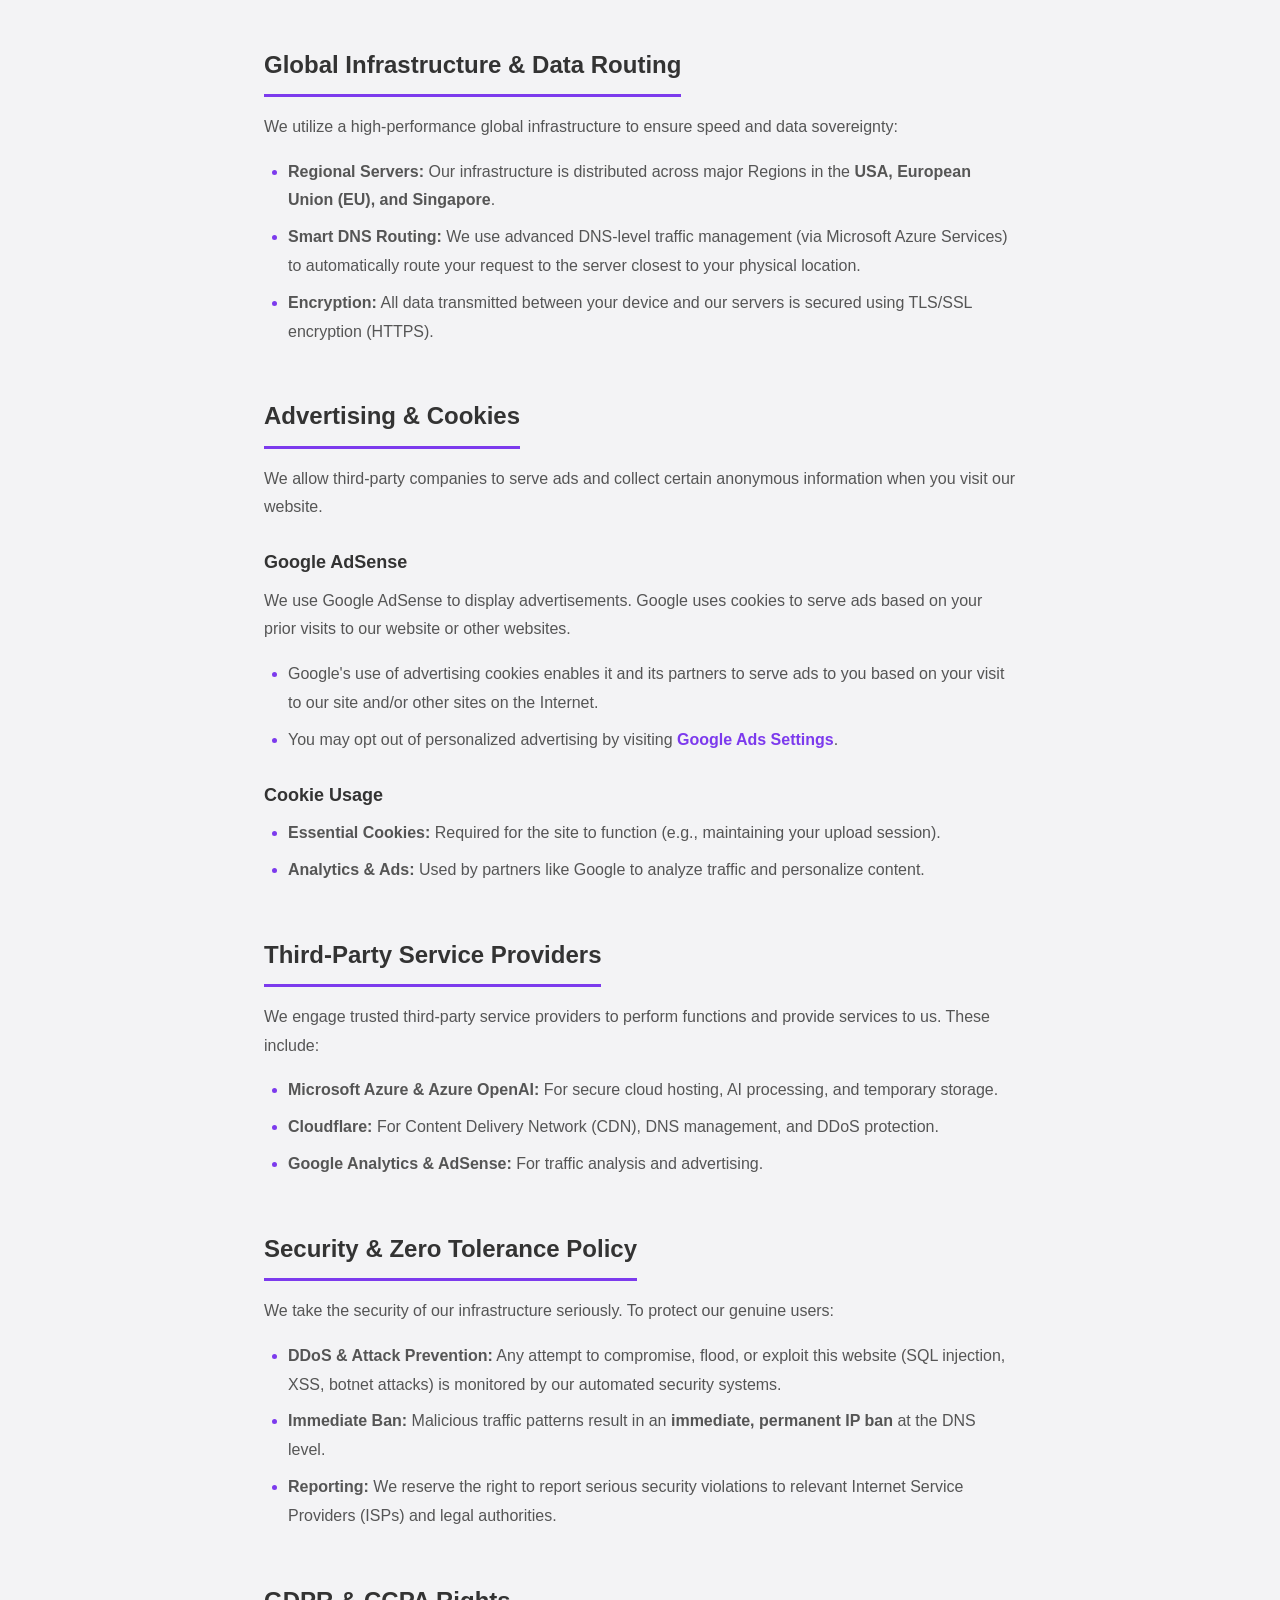
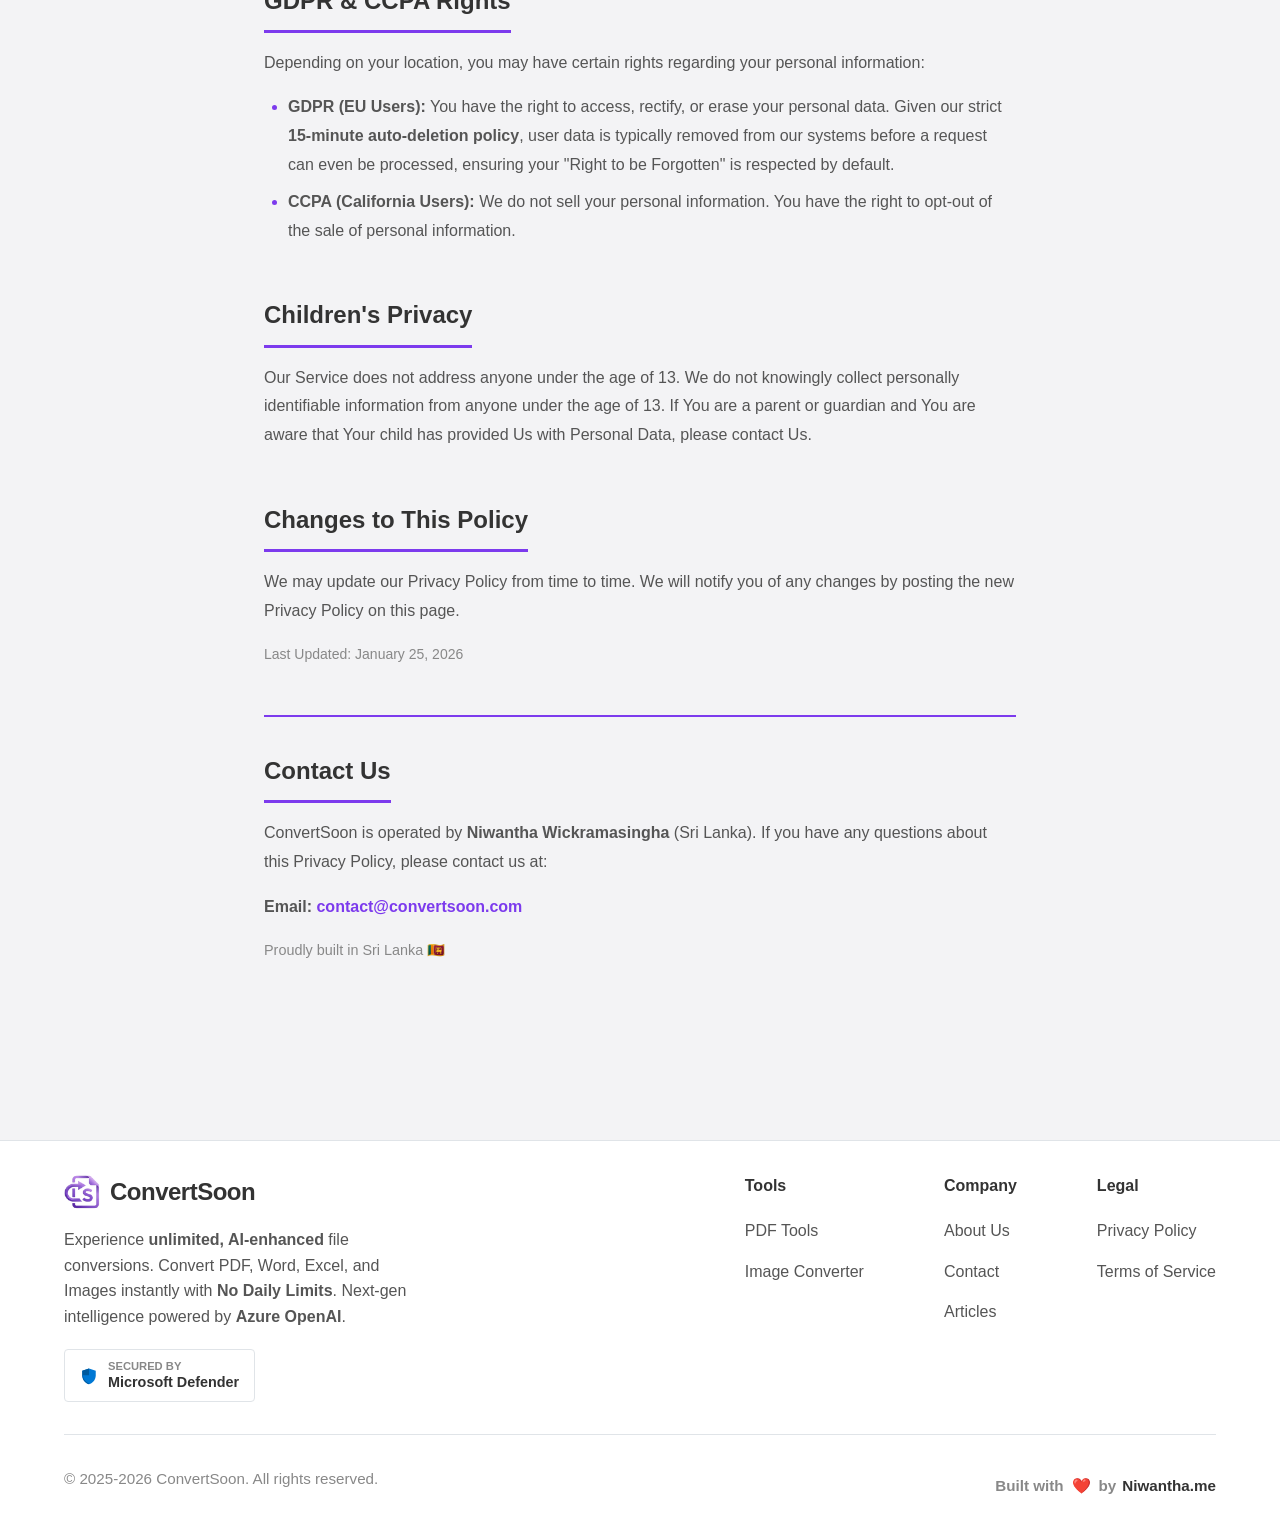
<file: templates/privacy.html>
<!DOCTYPE html>
<html lang="en" data-theme="light">
<head>
    <meta charset="UTF-8">
    <meta name="viewport" content="width=device-width, initial-scale=1.0">
    <meta name="description" content="Privacy Policy - ConvertSoon. Learn how we handle your data securely.">
    <title>Privacy Policy - ConvertSoon</title>

    <!-- Google Tag Manager -->
    <script async src="https://www.googletagmanager.com/gtag/js?id=G-W2DZ19SYTN"></script>
    <script>
      window.dataLayer = window.dataLayer || [];
      function gtag(){dataLayer.push(arguments);}
      gtag('js', new Date());
      gtag('config', 'G-W2DZ19SYTN');
    </script>

    <script>
    (function() {
        try {
            const localTheme = localStorage.getItem('theme');
            const supportDarkMode = window.matchMedia('(prefers-color-scheme: dark)').matches;

            if (localTheme === 'dark' || (!localTheme && supportDarkMode)) {
                document.documentElement.setAttribute('data-theme', 'dark');
            } else {
                document.documentElement.setAttribute('data-theme', 'light');
            }
        } catch (e) {}
    })();
    </script>
    <link rel="canonical" href="https://convertsoon.com/privacy">

    <meta property="og:type" content="website" />
    <meta property="og:url" content="https://convertsoon.com/privacy" />
    <meta property="og:title" content="Privacy Policy - ConvertSoon" />
    <meta property="og:description" content="Privacy Policy - ConvertSoon. Learn how we handle your data securely." />
    <meta property="og:image" content="https://convertsoon.com/static/images/social-card.png" />
    <meta property="og:image:width" content="1200" />
    <meta property="og:image:height" content="630" />

    <meta name="twitter:card" content="summary_large_image">
    <meta name="twitter:title" content="Privacy Policy - ConvertSoon">
    <meta name="twitter:description" content="Privacy Policy - ConvertSoon. Learn how we handle your data securely.">
    <meta name="twitter:image" content="https://convertsoon.com/static/images/social-card.png">


    <link rel="icon" type="image/png" href="/static/images/favicon.png">
    <link rel="icon" type="image/png" sizes="48x48" href="/static/images/favicon-48x48.png">
    <link rel="icon" type="image/png" sizes="96x96" href="/static/images/favicon-96x96.png">
    <link rel="apple-touch-icon" sizes="192x192" href="/static/images/icon-192.png">
    <link rel="shortcut icon" href="/static/images/favicon.png">
    <link rel="icon" type="image/png" sizes="192x192" href="/static/images/icon-192.png">
    <link rel="icon" type="image/png" sizes="512x512" href="/static/images/icon-512.png">
    <link rel="preconnect" href="https://fonts.googleapis.com">
    <link rel="preconnect" href="https://fonts.gstatic.com" crossorigin>
    <link href="https://fonts.googleapis.com/css2?family=DM+Sans:wght@400;500;600;700&family=JetBrains+Mono:wght@400;500&display=swap" rel="stylesheet">

    <link rel="stylesheet" href="/static/css/style.css">
    <link rel="stylesheet" href="/static/css/pages.css">
</head>
<body>
    
    <header class="header">
        <div class="header-content">
            <a href="/" class="logo">
                <img src="/static/images/logo.png" alt="ConvertSoon Logo" class="logo-icon">  
                <span class="logo-text">ConvertSoon</span>
            </a>

            <nav class="nav" id="mainNav">
                <div class="nav-item">
                    <div class="nav-link">
                        PDF Tools
                        <svg class="chevron-down" viewBox="0 0 24 24" fill="none" stroke="currentColor" stroke-width="2"><polyline points="6 9 12 15 18 9"></polyline></svg>
                    </div>
                    <div class="dropdown-menu">
                        <a href="/pdf/merge-pdf" class="dropdown-link">
                            <svg class="dd-icon" viewBox="0 0 24 24" fill="none" stroke="currentColor" stroke-width="2"><path d="M8 7v10M16 7v10M12 7v10"/></svg>
                            <span class="dd-title">Merge PDF</span>
                        </a>
                        <a href="/pdf/split-pdf" class="dropdown-link">
                            <svg class="dd-icon" viewBox="0 0 24 24" fill="none" stroke="currentColor" stroke-width="2"><rect x="4" y="4" width="16" height="16" rx="2"/><line x1="12" y1="4" x2="12" y2="20"/></svg>
                            <span class="dd-title">Split PDF</span>
                        </a>
                        <a href="/pdf/compress-pdf" class="dropdown-link">
                            <svg class="dd-icon" viewBox="0 0 24 24" fill="none" stroke="currentColor" stroke-width="2"><polyline points="4 14 10 14 10 20"/><polyline points="20 10 14 10 14 4"/></svg>
                            <span class="dd-title">Compress PDF</span>
                        </a>
                        <a href="/pdf/organize-pdf" class="dropdown-link">
                            <svg class="dd-icon" viewBox="0 0 24 24" fill="none" stroke="currentColor" stroke-width="2"><rect x="3" y="3" width="7" height="7"></rect><rect x="14" y="3" width="7" height="7"></rect><rect x="14" y="14" width="7" height="7"></rect><rect x="3" y="14" width="7" height="7"></rect></svg>
                            <span class="dd-title">Organize PDF</span>
                        </a>
                        <a href="/pdf/protect-pdf" class="dropdown-link">
                            <svg class="dd-icon" viewBox="0 0 24 24" fill="none" stroke="currentColor" stroke-width="2">
                                <rect x="3" y="11" width="18" height="11" rx="2" ry="2"></rect>
                                <path d="M7 11V7a5 5 0 0 1 10 0v4"></path>
                            </svg>
                            <span class="dd-title">Protect PDF</span>
                        </a>

                        <a href="/pdf/unlock-pdf" class="dropdown-link">
                            <svg class="dd-icon" viewBox="0 0 24 24" fill="none" stroke="currentColor" stroke-width="2">
                                <rect x="3" y="11" width="18" height="11" rx="2" ry="2"></rect>
                                <path d="M7 11V7a5 5 0 0 1 9.9-1"></path>
                            </svg>
                            <span class="dd-title">Unlock PDF</span>
                        </a>
                    </div>
                </div>

                <div class="nav-item">
                    <div class="nav-link">
                        Image Converters
                        <svg class="chevron-down" viewBox="0 0 24 24" fill="none" stroke="currentColor" stroke-width="2"><polyline points="6 9 12 15 18 9"></polyline></svg>
                    </div>
                    <div class="dropdown-menu" style="min-width: 280px;">
                        <a href="/" class="dropdown-link" style="background: linear-gradient(to right, rgba(99, 102, 241, 0.1), rgba(168, 85, 247, 0.1)); border: 1px solid var(--color-accent); margin-bottom: 8px;">
                            <svg class="dd-icon" viewBox="0 0 24 24" fill="none" stroke="url(#magicGradient)" stroke-width="2">
                                <defs>
                                    <linearGradient id="magicGradient" x1="0%" y1="0%" x2="100%" y2="0%">
                                        <stop offset="0%" style="stop-color:#6366f1" />
                                        <stop offset="100%" style="stop-color:#a855f7" />
                                    </linearGradient>
                                </defs>
                                <path d="M12 2L2 7l10 5 10-5-10-5zM2 17l10 5 10-5M2 12l10 5 10-5"></path>
                            </svg>
                            <div class="dd-text">
                                <span class="dd-title" style="background: linear-gradient(to right, #6366f1, #a855f7); -webkit-background-clip: text; -webkit-text-fill-color: transparent; font-weight: 800;">Auto Detect Format ✨</span>
                                <span class="dd-desc">Convert Any Image (GIF, BMP, TIFF...)</span>
                            </div>
                        </a>
                        <div style="padding: 8px 12px 4px; font-size: 0.75rem; font-weight: 700; color: var(--color-text-muted); text-transform: uppercase; letter-spacing: 0.05em;">From JPG</div>
                        
                        <a href="/convert/jpg-to-png" class="dropdown-link"><span class="dd-title">JPG to PNG</span></a>
                        <a href="/convert/jpg-to-pdf" class="dropdown-link"><span class="dd-title">JPG to PDF</span></a>
                        <a href="/convert/jpg-to-webp" class="dropdown-link"><span class="dd-title">JPG to WEBP</span></a>

                        <div style="padding: 12px 12px 4px; font-size: 0.75rem; font-weight: 700; color: var(--color-text-muted); text-transform: uppercase; letter-spacing: 0.05em; border-top: 1px solid var(--color-border); margin-top: 4px;">From HEIC</div>
                        <a href="/convert/heic-to-jpg" class="dropdown-link"><span class="dd-title">HEIC to JPG</span></a>

                        <div style="padding: 12px 12px 4px; font-size: 0.75rem; font-weight: 700; color: var(--color-text-muted); text-transform: uppercase; letter-spacing: 0.05em; border-top: 1px solid var(--color-border); margin-top: 4px;">From PNG</div>
                        <a href="/convert/png-to-jpg" class="dropdown-link"><span class="dd-title">PNG to JPG</span></a>
                        <a href="/convert/png-to-svg" class="dropdown-link"><span class="dd-title">PNG to SVG</span></a>
                    </div>
                </div>

                <div class="nav-item">
                    <div class="nav-link">
                        Documents
                        <svg class="chevron-down" viewBox="0 0 24 24" fill="none" stroke="currentColor" stroke-width="2"><polyline points="6 9 12 15 18 9"></polyline></svg>
                    </div>
                    <div class="dropdown-menu">
                        <a href="/convert/pdf-to-word" class="dropdown-link">
                            <svg class="dd-icon" viewBox="0 0 24 24" fill="none" stroke="currentColor" stroke-width="2"><path d="M14 2H6a2 2 0 0 0-2 2v16a2 2 0 0 0 2 2h12a2 2 0 0 0 2-2V8z"></path><polyline points="14 2 14 8 20 8"></polyline><line x1="16" y1="13" x2="8" y2="13"></line><line x1="16" y1="17" x2="8" y2="17"></line><polyline points="10 9 9 9 8 9"></polyline></svg>
                            <span class="dd-title">PDF to Word</span>
                        </a>
                        <a href="/convert/word-to-pdf" class="dropdown-link">
                            <svg class="dd-icon" viewBox="0 0 24 24" fill="none" stroke="currentColor" stroke-width="2"><path d="M14.5 2H6a2 2 0 0 0-2 2v16a2 2 0 0 0 2 2h12a2 2 0 0 0 2-2V7.5L14.5 2z"></path><polyline points="14 2 14 8 20 8"></polyline></svg>
                            <span class="dd-title">Word to PDF</span>
                        </a>
                        <a href="/convert/pdf-to-excel" class="dropdown-link">
                            <svg class="dd-icon" viewBox="0 0 24 24" fill="none" stroke="currentColor" stroke-width="2">
                                <path d="M14 2H6a2 2 0 0 0-2 2v16a2 2 0 0 0 2 2h12a2 2 0 0 0 2-2V8z"></path>
                                <polyline points="14 2 14 8 20 8"></polyline>
                                <line x1="8" y1="13" x2="16" y2="13"></line>
                                <line x1="8" y1="17" x2="16" y2="17"></line>
                                <polyline points="10 9 9 9 8 9"></polyline>
                            </svg>
                            <span class="dd-title">PDF to Excel</span>
                        </a>
                        <a href="/convert/pdf-to-jpg" class="dropdown-link">
                            <svg class="dd-icon" viewBox="0 0 24 24" fill="none" stroke="currentColor" stroke-width="2">
                                <rect x="3" y="3" width="18" height="18" rx="2" ry="2"></rect>
                                <circle cx="8.5" cy="8.5" r="1.5"></circle>
                                <polyline points="21 15 16 10 5 21"></polyline>
                            </svg>
                            <span class="dd-title">PDF to JPG</span>
                        </a>
                        <a href="/convert/pdf-to-png" class="dropdown-link">
                            <svg class="dd-icon" viewBox="0 0 24 24" fill="none" stroke="currentColor" stroke-width="2">
                                <rect x="3" y="3" width="18" height="18" rx="2" ry="2"></rect>
                                <circle cx="8.5" cy="8.5" r="1.5"></circle>
                                <polyline points="21 15 16 10 5 21"></polyline>
                            </svg>
                            <span class="dd-title">PDF to PNG</span>
                        </a>
                    </div>
                </div>
                <a href="/blog" class="nav-link" style="color: var(--color-text-primary);">Blog</a>
                <a href="/about" class="nav-link">About</a>
            </nav>

            <div class="header-controls">
                <button class="theme-btn" id="themeToggle">
                    <svg id="themeIcon" viewBox="0 0 24 24" fill="none" stroke="currentColor" stroke-width="2"><path d="M21 12.79A9 9 0 1 1 11.21 3 7 7 0 0 0 21 12.79z"></path></svg>
                </button>

                <button class="mobile-toggle" id="mobileMenuBtn">
                    <svg width="24" height="24" viewBox="0 0 24 24" fill="none" stroke="currentColor" stroke-width="2">
                        <line x1="3" y1="12" x2="21" y2="12"></line>
                        <line x1="3" y1="6" x2="21" y2="6"></line>
                        <line x1="3" y1="18" x2="21" y2="18"></line>
                    </svg>
                </button>
            </div>
        </div>
    </header>

    <main class="main">
        <div class="container">
            <article class="page-content">
                <div class="page-header">
                    <h1 class="page-title">Privacy Policy</h1>
                    <p class="page-updated">Last updated: January 25, 2026</p>
                </div>
                <div class="page-body">
                    <section class="content-section">
                        <h2>Introduction</h2>
                        <p>Welcome to ConvertSoon. We respect your privacy and are committed to protecting your personal data. This privacy policy explains how we handle your information when you use our global file conversion service. By using our services, you agree to the collection and use of information in accordance with this policy.</p>
                    </section>

                    <section class="content-section">
                        <h2>Information We Collect</h2>
                        
                        <h3>
                            <svg viewBox="0 0 24 24" width="20" height="20" fill="none" stroke="currentColor" stroke-width="2" style="margin-right:8px; vertical-align:middle; color:var(--color-accent);"><path d="M14 2H6a2 2 0 0 0-2 2v16a2 2 0 0 0 2 2h12a2 2 0 0 0 2-2V8z"></path><polyline points="14 2 14 8 20 8"></polyline><line x1="12" y1="18" x2="12" y2="12"></line><line x1="9" y1="15" x2="15" y2="15"></line></svg>
                            Files You Upload
                        </h3>
                        <p>When you use our service, you upload files specifically for the purpose of conversion. Regarding these files:</p>
                        <ul>
                            <li><strong>Temporary Processing:</strong> Files are stored only for the duration of the conversion process on secure ephemeral storage.</li>
                            <li><strong>15-Minute Auto-Deletion:</strong> We implement a strict retention policy. Files are automatically and permanently deleted <strong>immediately upon session closure or within 15 minutes of upload</strong>, whichever occurs first.</li>
                            <li><strong>No Ownership:</strong> We do not claim any ownership of your content.</li>
                            <li><strong>Confidentiality:</strong> Files are never accessed by humans, shared with third parties, or used for AI training.</li>
                        </ul>

                        <h3 style="margin-top: 1.5rem;">
                            <svg viewBox="0 0 24 24" width="20" height="20" fill="none" stroke="currentColor" stroke-width="2" style="margin-right:8px; vertical-align:middle; color:var(--color-accent);"><rect x="2" y="3" width="20" height="14" rx="2" ry="2"></rect><line x1="8" y1="21" x2="16" y2="21"></line><line x1="12" y1="17" x2="12" y2="21"></line></svg>
                            Technical & Usage Data
                        </h3>
                        <p>To ensure service stability and security, we automatically collect:</p>
                        <ul>
                            <li>IP address (processed via Cloudflare/Azure for security and region detection)</li>
                            <li>Browser type, version, and device operating system</li>
                            <li>Usage metrics (e.g., file types converted, timestamps) for performance optimization</li>
                        </ul>
                    </section>

                    <section class="content-section">
                        <h2>Artificial Intelligence (AI) Privacy</h2>
                        <p>ConvertSoon utilizes <strong>Azure OpenAI Service</strong> to enhance specific features (e.g., smart compression, OCR). We prioritize your data privacy in all AI operations:</p>
                        <ul>
                            <li><strong>No Training on User Data:</strong> Your uploaded files and content are <strong>NOT used to train, retrain, or improve</strong> our AI models or any third-party foundation models.</li>
                            <li><strong>Ephemeral AI Processing:</strong> Data sent to AI endpoints is processed in memory and discarded immediately after the task is completed.</li>
                            <li><strong>Purpose Limitation:</strong> AI is used solely to improve the quality and accuracy of the file conversion output.</li>
                        </ul>
                    </section>

                    <section class="content-section">
                        <h2>Global Infrastructure & Data Routing</h2>
                        <p>We utilize a high-performance global infrastructure to ensure speed and data sovereignty:</p>
                        <ul>
                            <li><strong>Regional Servers:</strong> Our infrastructure is distributed across major Regions in the <strong>USA, European Union (EU), and Singapore</strong>.</li>
                            <li><strong>Smart DNS Routing:</strong> We use advanced DNS-level traffic management (via Microsoft Azure Services) to automatically route your request to the server closest to your physical location.</li>
                            <li><strong>Encryption:</strong> All data transmitted between your device and our servers is secured using TLS/SSL encryption (HTTPS).</li>
                        </ul>
                    </section>

                    <section class="content-section">
                        <h2>Advertising & Cookies</h2>
                        <p>We allow third-party companies to serve ads and collect certain anonymous information when you visit our website.</p>
                        
                        <h3>Google AdSense</h3>
                        <p>We use Google AdSense to display advertisements. Google uses cookies to serve ads based on your prior visits to our website or other websites.</p>
                        <ul>
                            <li>Google's use of advertising cookies enables it and its partners to serve ads to you based on your visit to our site and/or other sites on the Internet.</li>
                            <li>You may opt out of personalized advertising by visiting <a href="https://www.google.com/settings/ads" target="_blank" rel="nofollow">Google Ads Settings</a>.</li>
                        </ul>

                        <h3>Cookie Usage</h3>
                        <ul>
                            <li><strong>Essential Cookies:</strong> Required for the site to function (e.g., maintaining your upload session).</li>
                            <li><strong>Analytics & Ads:</strong> Used by partners like Google to analyze traffic and personalize content.</li>
                        </ul>
                    </section>

                    <section class="content-section">
                        <h2>Third-Party Service Providers</h2>
                        <p>We engage trusted third-party service providers to perform functions and provide services to us. These include:</p>
                        <ul>
                            <li><strong>Microsoft Azure & Azure OpenAI:</strong> For secure cloud hosting, AI processing, and temporary storage.</li>
                            <li><strong>Cloudflare:</strong> For Content Delivery Network (CDN), DNS management, and DDoS protection.</li>
                            <li><strong>Google Analytics & AdSense:</strong> For traffic analysis and advertising.</li>
                        </ul>
                    </section>

                    <section class="content-section">
                        <h2>Security & Zero Tolerance Policy</h2>
                        <p>We take the security of our infrastructure seriously. To protect our genuine users:</p>
                        <ul>
                            <li><strong>DDoS & Attack Prevention:</strong> Any attempt to compromise, flood, or exploit this website (SQL injection, XSS, botnet attacks) is monitored by our automated security systems.</li>
                            <li><strong>Immediate Ban:</strong> Malicious traffic patterns result in an <strong>immediate, permanent IP ban</strong> at the DNS level.</li>
                            <li><strong>Reporting:</strong> We reserve the right to report serious security violations to relevant Internet Service Providers (ISPs) and legal authorities.</li>
                        </ul>
                    </section>

                    <section class="content-section">
                        <h2>GDPR & CCPA Rights</h2>
                        <p>Depending on your location, you may have certain rights regarding your personal information:</p>
                        <ul>
                            <li><strong>GDPR (EU Users):</strong> You have the right to access, rectify, or erase your personal data. Given our strict <strong>15-minute auto-deletion policy</strong>, user data is typically removed from our systems before a request can even be processed, ensuring your "Right to be Forgotten" is respected by default.</li>
                            <li><strong>CCPA (California Users):</strong> We do not sell your personal information. You have the right to opt-out of the sale of personal information.</li>
                        </ul>
                    </section>

                    <section class="content-section">
                        <h2>Children's Privacy</h2>
                        <p>Our Service does not address anyone under the age of 13. We do not knowingly collect personally identifiable information from anyone under the age of 13. If You are a parent or guardian and You are aware that Your child has provided Us with Personal Data, please contact Us.</p>
                    </section>

                    <section class="content-section">
                        <h2>Changes to This Policy</h2>
                        <p>We may update our Privacy Policy from time to time. We will notify you of any changes by posting the new Privacy Policy on this page.</p>
                        <p class="page-updated">Last Updated: January 25, 2026</p>
                    </section>

                    <section class="content-section" style="border-top: 2px solid var(--color-accent); padding-top: 2rem;">
                        <h2>Contact Us</h2>
                        <p>ConvertSoon is operated by <strong>Niwantha Wickramasingha</strong> (Sri Lanka). If you have any questions about this Privacy Policy, please contact us at:</p>
                        <p><strong>Email:</strong> <a href="mailto:contact@convertsoon.com" style="color: var(--color-accent); font-weight: 600;">contact@convertsoon.com</a></p>
                        <p style="margin-top: 1rem; font-size: 0.9rem; color: var(--color-text-muted);">
                            Proudly built in Sri Lanka 🇱🇰
                        </p>
                    </section>
                </div>
            </article>
        </div>
    </main>

    <footer class="footer">
        <div class="footer-container">
            <div class="footer-top">
                <div class="footer-brand-col">
                    <a href="/" class="footer-logo">
                        <img src="/static/images/logo.png" alt="ConvertSoon Logo" class="logo-icon">
                        <span class="logo-text">ConvertSoon</span>
                    </a>
                    <p class="footer-description">
                        Experience <strong>unlimited, AI-enhanced</strong> file conversions. Convert PDF, Word, Excel, and Images instantly with <strong>No Daily Limits</strong>. Next-gen intelligence powered by <strong>Azure OpenAI</strong>.
                    </p>
                    <div class="footer-badge">
                        <div class="ms-defender-badge">
                            <svg class="glowing-shield" viewBox="0 0 24 24" width="18" height="18" fill="none" xmlns="http://www.w3.org/2000/svg">
                                <path d="M12 2L3 5V11C3 16.55 6.84 21.74 12 23C17.16 21.74 21 16.55 21 11V5L12 2Z" fill="#0078D4"/>
                                <path d="M12 2V11.0001H4.00012C4.05012 15.6001 7.29012 19.8901 12 21.9001V23C6.84 21.74 3 16.55 3 11V5L12 2Z" fill="#005A9E"/>
                            </svg>
                            <div class="ms-defender-text">
                                <span class="ms-defender-label">Secured By</span>
                                <span class="ms-defender-name">Microsoft Defender</span>
                            </div>
                        </div>
                    </div>
                </div>
                <div class="footer-links-col">
                    <div class="link-group"><span class="link-heading">Tools</span><a href="/pdf-tools">PDF Tools</a><a href="/">Image Converter</a></div>
                    <div class="link-group"><span class="link-heading">Company</span><a href="/about">About Us</a><a href="/contact">Contact</a><a href="/blog">Articles</a></div>
                    <div class="link-group"><span class="link-heading">Legal</span><a href="/privacy">Privacy Policy</a><a href="/terms">Terms of Service</a></div>
                </div>
            </div>
            <div class="footer-divider"></div>
            <div class="footer-bottom">
                <p class="copyright-text">&copy; 2025-2026 ConvertSoon. All rights reserved.</p>
                <div class="dev-credit">
                    <span>Built with</span>
                    <span class="heart-icon">❤️</span>
                    <span>by</span>
                    <a href="https://niwantha.me" target="_blank" rel="noopener" class="niwantha-link">
                        Niwantha.me
                    </a>
                </div>
            </div>
        </div>
    </footer>

    <script src="/static/js/app.js"></script>
    <script>
    // --- MODERN MOBILE MENU LOGIC ---
    const mobileBtn = document.getElementById('mobileMenuBtn');
    const mainNav = document.getElementById('mainNav');

    // Toggle
    if(mobileBtn) {
        mobileBtn.addEventListener('click', (e) => {
            e.stopPropagation();
            mainNav.classList.toggle('active');
        });
    }

    // Close on Outside Click
    document.addEventListener('click', (e) => {
        if (mainNav.classList.contains('active') && !mainNav.contains(e.target) && e.target !== mobileBtn) {
            mainNav.classList.remove('active');
        }
    });

    // Dropdown Handling
    const navItems = document.querySelectorAll('.nav-item');
    navItems.forEach(item => {
        item.addEventListener('click', function(e) {
            if (window.innerWidth <= 768) {
                e.stopPropagation();
                this.classList.toggle('active');
            }
        });
    });
    </script>
</body>
</html>
</file>
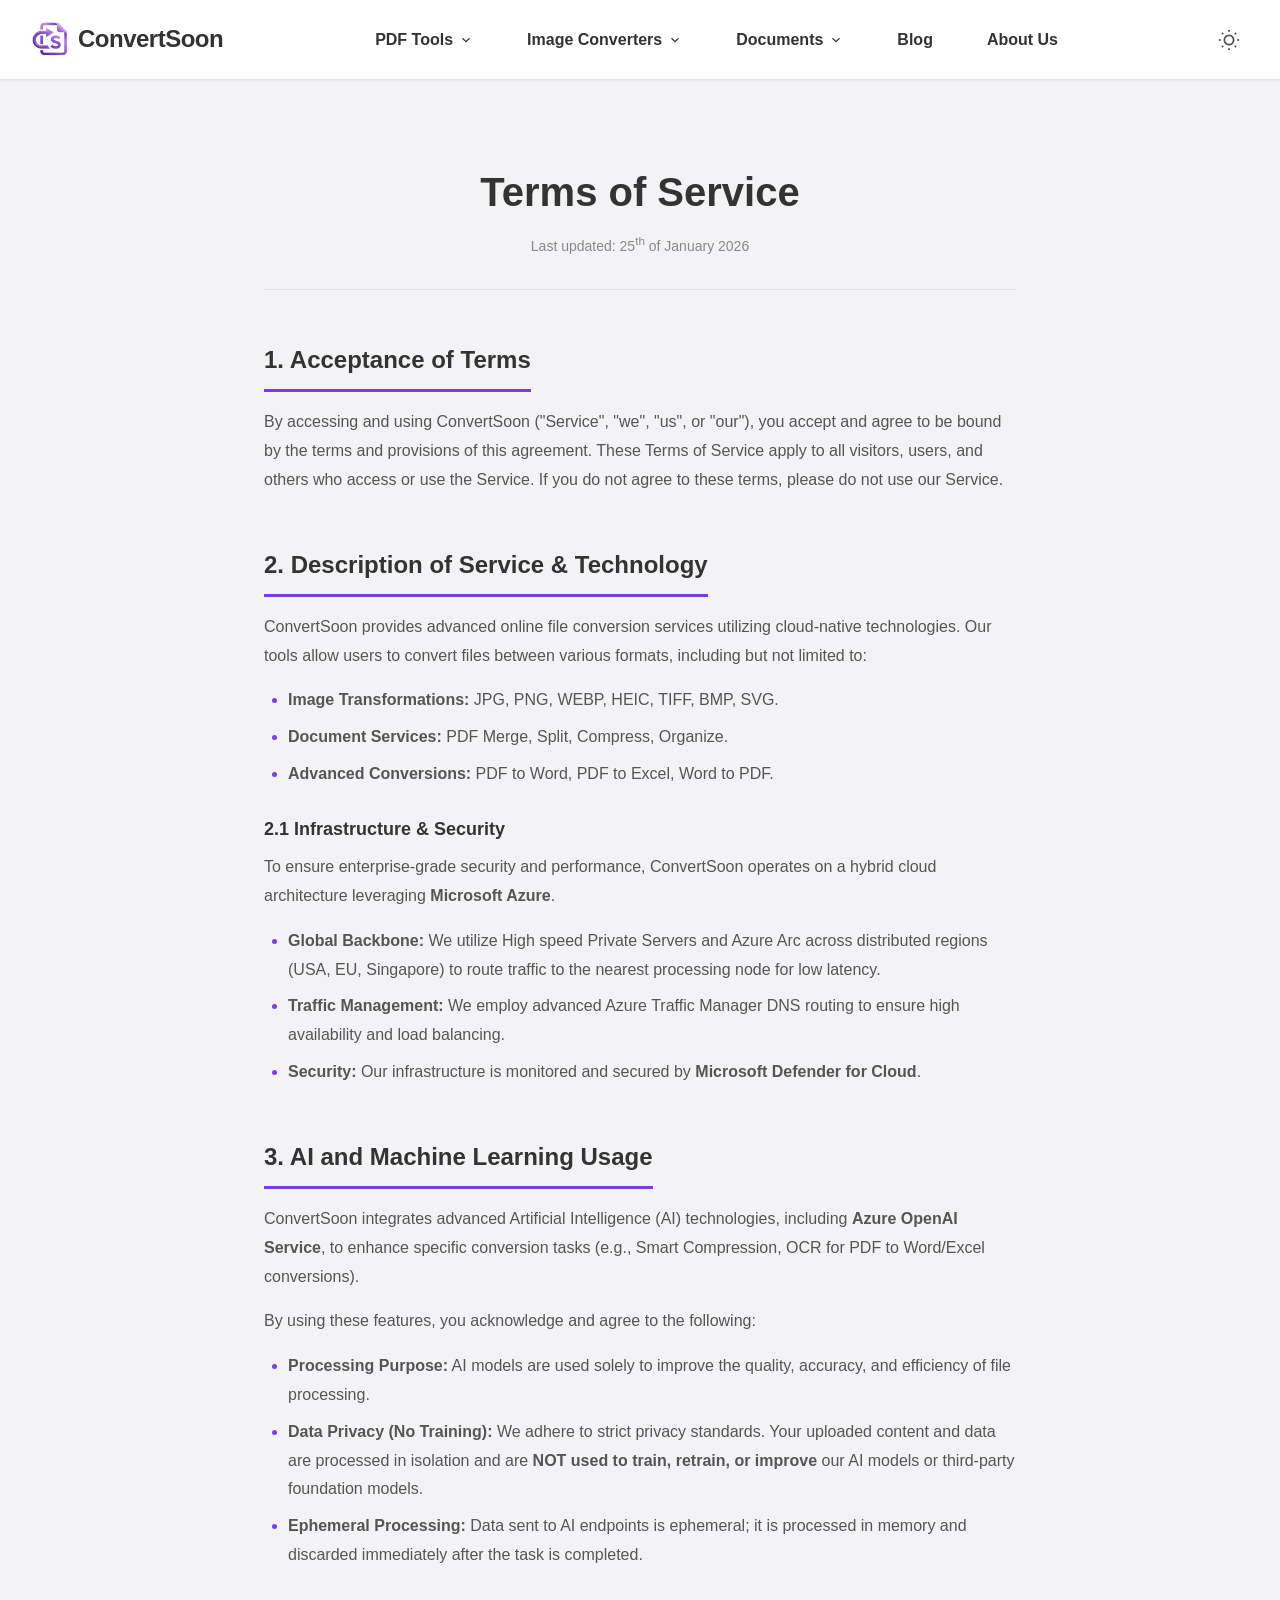
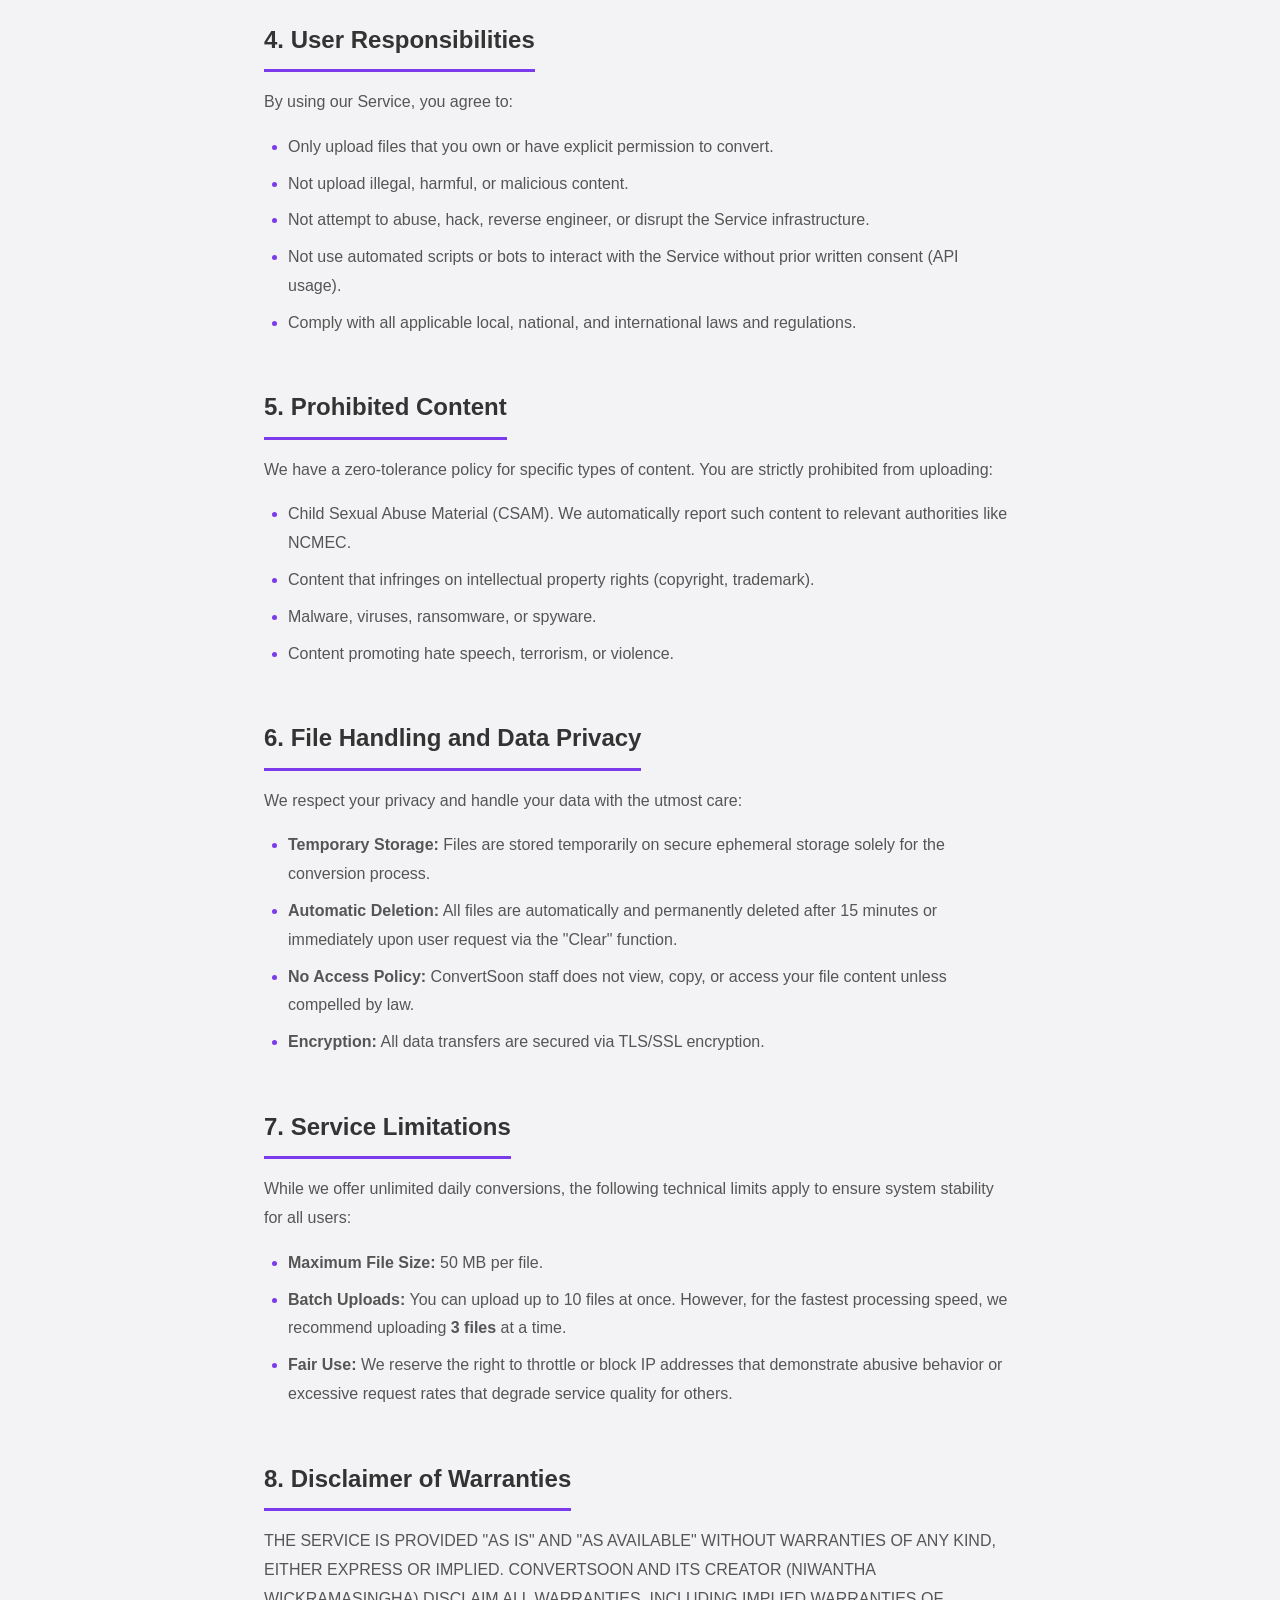
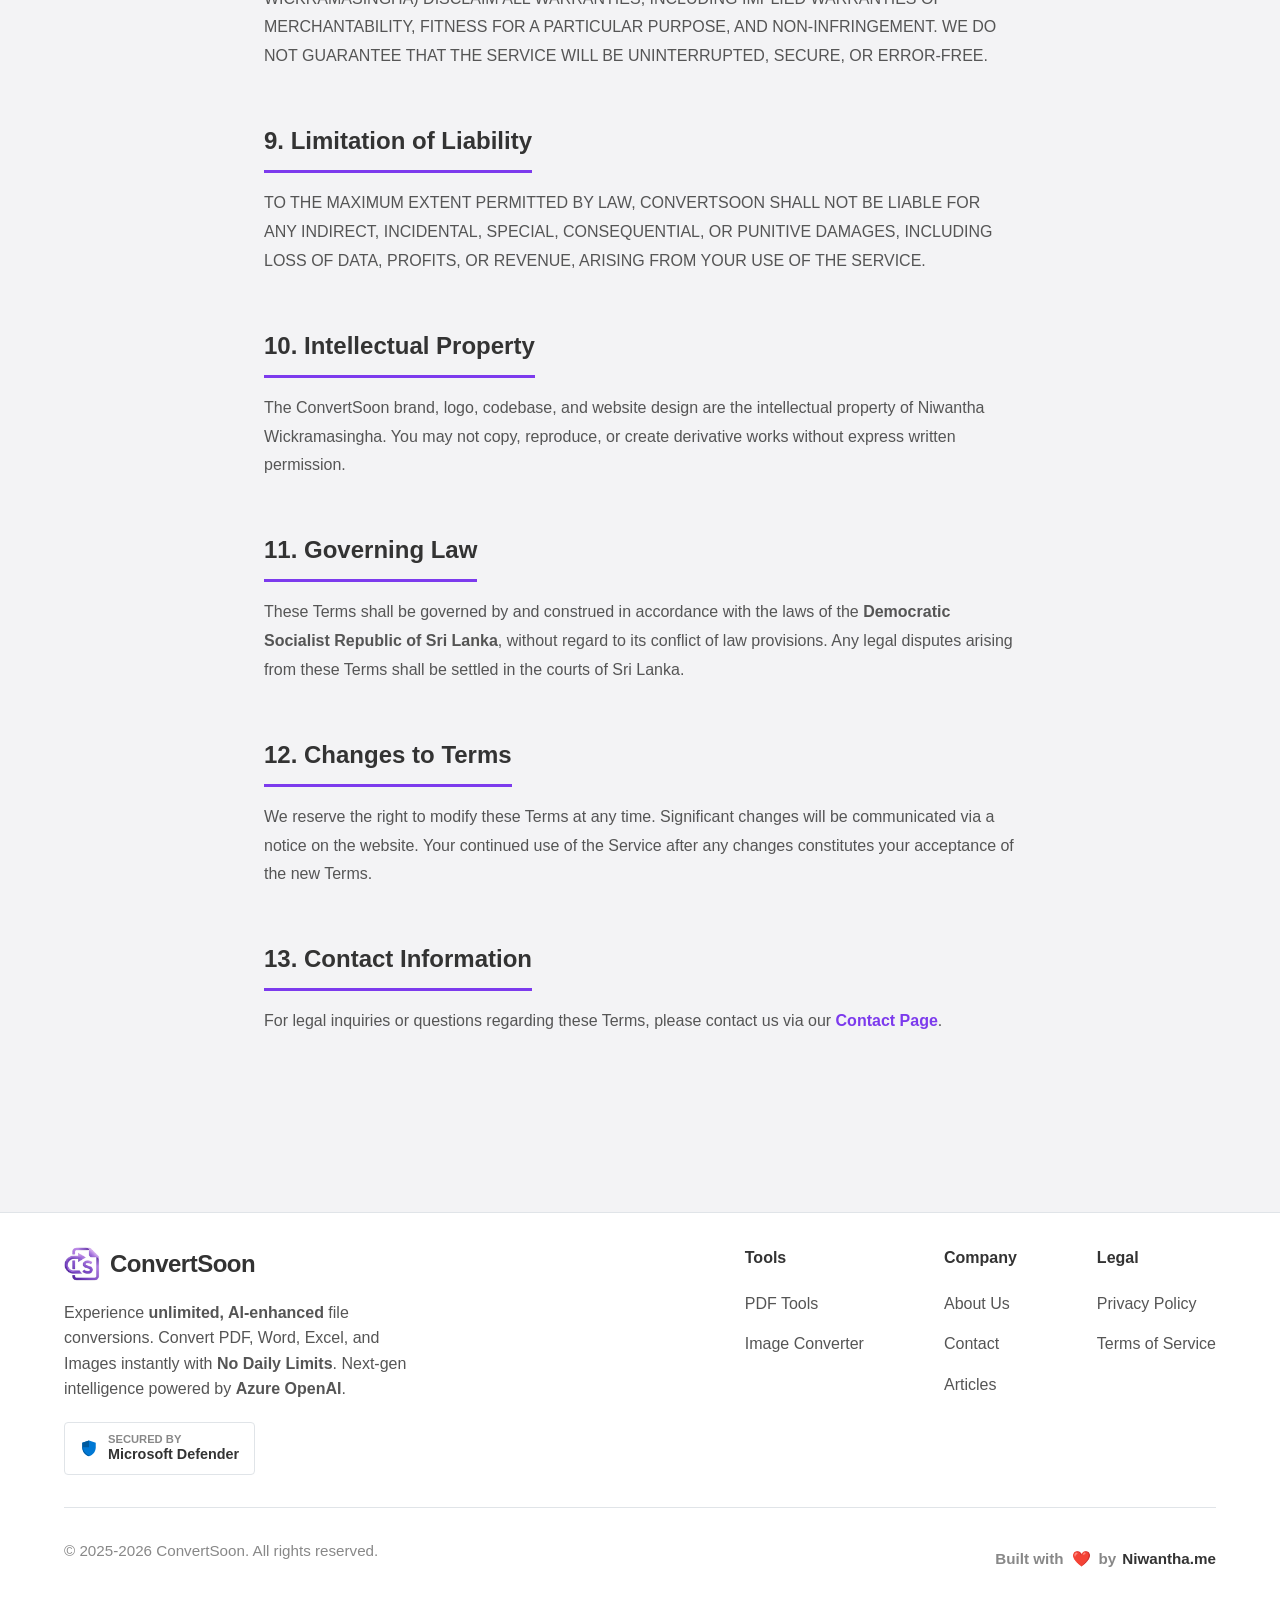
<file: templates/terms.html>
<!DOCTYPE html>
<html lang="en" data-theme="light">
<head>
    <meta charset="UTF-8">
    <meta name="viewport" content="width=device-width, initial-scale=1.0">
    <meta name="description" content="Terms of Service - ConvertSoon. Read our usage guidelines and policies.">
    <title>Terms of Service - ConvertSoon</title>

    <!-- Google Tag Manager -->
    <script async src="https://www.googletagmanager.com/gtag/js?id=G-W2DZ19SYTN"></script>
    <script>
      window.dataLayer = window.dataLayer || [];
      function gtag(){dataLayer.push(arguments);}
      gtag('js', new Date());
      gtag('config', 'G-W2DZ19SYTN');
    </script>

    <script>
    (function() {
        try {
            const localTheme = localStorage.getItem('theme');
            const supportDarkMode = window.matchMedia('(prefers-color-scheme: dark)').matches;

            if (localTheme === 'dark' || (!localTheme && supportDarkMode)) {
                document.documentElement.setAttribute('data-theme', 'dark');
            } else {
                document.documentElement.setAttribute('data-theme', 'light');
            }
        } catch (e) {}
    })();
    </script>
    <link rel="canonical" href="https://convertsoon.com/terms">

    <meta property="og:type" content="website" />
    <meta property="og:url" content="https://convertsoon.com/terms" />
    <meta property="og:title" content="Terms of Service - ConvertSoon" />
    <meta property="og:description" content="Terms of Service - ConvertSoon. Read our usage guidelines and policies." />
    <meta property="og:image" content="https://convertsoon.com/static/images/social-card.png" />
    <meta property="og:image:width" content="1200" />
    <meta property="og:image:height" content="630" />

    <meta name="twitter:card" content="summary_large_image">
    <meta name="twitter:title" content="Terms of Service - ConvertSoon">
    <meta name="twitter:description" content="Terms of Service - ConvertSoon. Read our usage guidelines and policies.">
    <meta name="twitter:image" content="https://convertsoon.com/static/images/social-card.png">


    <link rel="icon" type="image/png" href="/static/images/favicon.png">
    <link rel="icon" type="image/png" sizes="48x48" href="/static/images/favicon-48x48.png">
    <link rel="icon" type="image/png" sizes="96x96" href="/static/images/favicon-96x96.png">
    <link rel="apple-touch-icon" sizes="192x192" href="/static/images/icon-192.png">
    <link rel="shortcut icon" href="/static/images/favicon.png">
    <link rel="icon" type="image/png" sizes="192x192" href="/static/images/icon-192.png">
    <link rel="icon" type="image/png" sizes="512x512" href="/static/images/icon-512.png">
    <link rel="preconnect" href="https://fonts.googleapis.com">
    <link rel="preconnect" href="https://fonts.gstatic.com" crossorigin>
    <link href="https://fonts.googleapis.com/css2?family=DM+Sans:wght@400;500;600;700&family=JetBrains+Mono:wght@400;500&display=swap" rel="stylesheet">
    
    <link rel="stylesheet" href="/static/css/style.css">
    <link rel="stylesheet" href="/static/css/pages.css">
</head>
<body>
    
    <header class="header">
        <div class="header-content">
            <a href="/" class="logo">
                <img src="/static/images/logo.png" alt="ConvertSoon Logo" class="logo-icon">  
                <span class="logo-text">ConvertSoon</span>
            </a>

            <nav class="nav" id="mainNav">
                <div class="nav-item">
                    <div class="nav-link">
                        PDF Tools
                        <svg class="chevron-down" viewBox="0 0 24 24" fill="none" stroke="currentColor" stroke-width="2"><polyline points="6 9 12 15 18 9"></polyline></svg>
                    </div>
                    <div class="dropdown-menu">
                        <a href="/pdf/merge-pdf" class="dropdown-link">
                            <svg class="dd-icon" viewBox="0 0 24 24" fill="none" stroke="currentColor" stroke-width="2"><path d="M8 7v10M16 7v10M12 7v10"/></svg>
                            <span class="dd-title">Merge PDF</span>
                        </a>
                        <a href="/pdf/split-pdf" class="dropdown-link">
                            <svg class="dd-icon" viewBox="0 0 24 24" fill="none" stroke="currentColor" stroke-width="2"><rect x="4" y="4" width="16" height="16" rx="2"/><line x1="12" y1="4" x2="12" y2="20"/></svg>
                            <span class="dd-title">Split PDF</span>
                        </a>
                        <a href="/pdf/compress-pdf" class="dropdown-link">
                            <svg class="dd-icon" viewBox="0 0 24 24" fill="none" stroke="currentColor" stroke-width="2"><polyline points="4 14 10 14 10 20"/><polyline points="20 10 14 10 14 4"/></svg>
                            <span class="dd-title">Compress PDF</span>
                        </a>
                        <a href="/pdf/organize-pdf" class="dropdown-link">
                            <svg class="dd-icon" viewBox="0 0 24 24" fill="none" stroke="currentColor" stroke-width="2"><rect x="3" y="3" width="7" height="7"></rect><rect x="14" y="3" width="7" height="7"></rect><rect x="14" y="14" width="7" height="7"></rect><rect x="3" y="14" width="7" height="7"></rect></svg>
                            <span class="dd-title">Organize PDF</span>
                        </a>
                        <a href="/pdf/protect-pdf" class="dropdown-link">
                            <svg class="dd-icon" viewBox="0 0 24 24" fill="none" stroke="currentColor" stroke-width="2">
                                <rect x="3" y="11" width="18" height="11" rx="2" ry="2"></rect>
                                <path d="M7 11V7a5 5 0 0 1 10 0v4"></path>
                            </svg>
                            <span class="dd-title">Protect PDF</span>
                        </a>

                        <a href="/pdf/unlock-pdf" class="dropdown-link">
                            <svg class="dd-icon" viewBox="0 0 24 24" fill="none" stroke="currentColor" stroke-width="2">
                                <rect x="3" y="11" width="18" height="11" rx="2" ry="2"></rect>
                                <path d="M7 11V7a5 5 0 0 1 9.9-1"></path>
                            </svg>
                            <span class="dd-title">Unlock PDF</span>
                        </a>
                    </div>
                </div>

                <div class="nav-item">
                    <div class="nav-link">
                        Image Converters
                        <svg class="chevron-down" viewBox="0 0 24 24" fill="none" stroke="currentColor" stroke-width="2"><polyline points="6 9 12 15 18 9"></polyline></svg>
                    </div>
                    <div class="dropdown-menu" style="min-width: 280px;">
                        <a href="/" class="dropdown-link" style="background: linear-gradient(to right, rgba(99, 102, 241, 0.1), rgba(168, 85, 247, 0.1)); border: 1px solid var(--color-accent); margin-bottom: 8px;">
                            <svg class="dd-icon" viewBox="0 0 24 24" fill="none" stroke="url(#magicGradient)" stroke-width="2">
                                <defs>
                                    <linearGradient id="magicGradient" x1="0%" y1="0%" x2="100%" y2="0%">
                                        <stop offset="0%" style="stop-color:#6366f1" />
                                        <stop offset="100%" style="stop-color:#a855f7" />
                                    </linearGradient>
                                </defs>
                                <path d="M12 2L2 7l10 5 10-5-10-5zM2 17l10 5 10-5M2 12l10 5 10-5"></path>
                            </svg>
                            <div class="dd-text">
                                <span class="dd-title" style="background: linear-gradient(to right, #6366f1, #a855f7); -webkit-background-clip: text; -webkit-text-fill-color: transparent; font-weight: 800;">Auto Detect Format ✨</span>
                                <span class="dd-desc">Convert Any Image (GIF, BMP, TIFF...)</span>
                            </div>
                        </a>
                        <div style="padding: 8px 12px 4px; font-size: 0.75rem; font-weight: 700; color: var(--color-text-muted); text-transform: uppercase; letter-spacing: 0.05em;">From JPG</div>
                        
                        <a href="/convert/jpg-to-png" class="dropdown-link"><span class="dd-title">JPG to PNG</span></a>
                        <a href="/convert/jpg-to-pdf" class="dropdown-link"><span class="dd-title">JPG to PDF</span></a>
                        <a href="/convert/jpg-to-webp" class="dropdown-link"><span class="dd-title">JPG to WEBP</span></a>

                        <div style="padding: 12px 12px 4px; font-size: 0.75rem; font-weight: 700; color: var(--color-text-muted); text-transform: uppercase; letter-spacing: 0.05em; border-top: 1px solid var(--color-border); margin-top: 4px;">From HEIC</div>
                        <a href="/convert/heic-to-jpg" class="dropdown-link"><span class="dd-title">HEIC to JPG</span></a>

                        <div style="padding: 12px 12px 4px; font-size: 0.75rem; font-weight: 700; color: var(--color-text-muted); text-transform: uppercase; letter-spacing: 0.05em; border-top: 1px solid var(--color-border); margin-top: 4px;">From PNG</div>
                        <a href="/convert/png-to-jpg" class="dropdown-link"><span class="dd-title">PNG to JPG</span></a>
                        <a href="/convert/png-to-svg" class="dropdown-link"><span class="dd-title">PNG to SVG</span></a>
                    </div>
                </div>

                <div class="nav-item">
                    <div class="nav-link">
                        Documents
                        <svg class="chevron-down" viewBox="0 0 24 24" fill="none" stroke="currentColor" stroke-width="2"><polyline points="6 9 12 15 18 9"></polyline></svg>
                    </div>
                    <div class="dropdown-menu">
                        <a href="/convert/pdf-to-word" class="dropdown-link">
                            <svg class="dd-icon" viewBox="0 0 24 24" fill="none" stroke="currentColor" stroke-width="2"><path d="M14 2H6a2 2 0 0 0-2 2v16a2 2 0 0 0 2 2h12a2 2 0 0 0 2-2V8z"></path><polyline points="14 2 14 8 20 8"></polyline><line x1="16" y1="13" x2="8" y2="13"></line><line x1="16" y1="17" x2="8" y2="17"></line><polyline points="10 9 9 9 8 9"></polyline></svg>
                            <span class="dd-title">PDF to Word</span>
                        </a>
                        <a href="/convert/word-to-pdf" class="dropdown-link">
                            <svg class="dd-icon" viewBox="0 0 24 24" fill="none" stroke="currentColor" stroke-width="2"><path d="M14.5 2H6a2 2 0 0 0-2 2v16a2 2 0 0 0 2 2h12a2 2 0 0 0 2-2V7.5L14.5 2z"></path><polyline points="14 2 14 8 20 8"></polyline></svg>
                            <span class="dd-title">Word to PDF</span>
                        </a>
                        <a href="/convert/pdf-to-excel" class="dropdown-link">
                            <svg class="dd-icon" viewBox="0 0 24 24" fill="none" stroke="currentColor" stroke-width="2">
                                <path d="M14 2H6a2 2 0 0 0-2 2v16a2 2 0 0 0 2 2h12a2 2 0 0 0 2-2V8z"></path>
                                <polyline points="14 2 14 8 20 8"></polyline>
                                <line x1="8" y1="13" x2="16" y2="13"></line>
                                <line x1="8" y1="17" x2="16" y2="17"></line>
                                <polyline points="10 9 9 9 8 9"></polyline>
                            </svg>
                            <span class="dd-title">PDF to Excel</span>
                        </a>
                        <a href="/convert/pdf-to-jpg" class="dropdown-link">
                            <svg class="dd-icon" viewBox="0 0 24 24" fill="none" stroke="currentColor" stroke-width="2">
                                <rect x="3" y="3" width="18" height="18" rx="2" ry="2"></rect>
                                <circle cx="8.5" cy="8.5" r="1.5"></circle>
                                <polyline points="21 15 16 10 5 21"></polyline>
                            </svg>
                            <span class="dd-title">PDF to JPG</span>
                        </a>
                        <a href="/convert/pdf-to-png" class="dropdown-link">
                            <svg class="dd-icon" viewBox="0 0 24 24" fill="none" stroke="currentColor" stroke-width="2">
                                <rect x="3" y="3" width="18" height="18" rx="2" ry="2"></rect>
                                <circle cx="8.5" cy="8.5" r="1.5"></circle>
                                <polyline points="21 15 16 10 5 21"></polyline>
                            </svg>
                            <span class="dd-title">PDF to PNG</span>
                        </a>
                    </div>
                </div>
                <a href="/blog" class="nav-link" style="color: var(--color-text-primary);">Blog</a>
                <a href="/about" class="nav-link">About Us</a>
            </nav>

            <div class="header-controls">
                <button class="theme-btn" id="themeToggle">
                    <svg id="themeIcon" viewBox="0 0 24 24" fill="none" stroke="currentColor" stroke-width="2"><path d="M21 12.79A9 9 0 1 1 11.21 3 7 7 0 0 0 21 12.79z"></path></svg>
                </button>

                <button class="mobile-toggle" id="mobileMenuBtn">
                    <svg width="24" height="24" viewBox="0 0 24 24" fill="none" stroke="currentColor" stroke-width="2">
                        <line x1="3" y1="12" x2="21" y2="12"></line>
                        <line x1="3" y1="6" x2="21" y2="6"></line>
                        <line x1="3" y1="18" x2="21" y2="18"></line>
                    </svg>
                </button>
            </div>
        </div>
    </header>

    <main class="main">
        <div class="container">
            <article class="page-content">
                <div class="page-header">
                    <h1 class="page-title">Terms of Service</h1>
                    <p class="page-updated">Last updated: 25<sup>th</sup> of January 2026</p>
                </div>

                <div class="page-body">
                    <section class="content-section">
                        <h2>1. Acceptance of Terms</h2>
                        <p>By accessing and using ConvertSoon ("Service", "we", "us", or "our"), you accept and agree to be bound by the terms and provisions of this agreement. These Terms of Service apply to all visitors, users, and others who access or use the Service. If you do not agree to these terms, please do not use our Service.</p>
                    </section>

                    <section class="content-section">
                        <h2>2. Description of Service & Technology</h2>
                        <p>ConvertSoon provides advanced online file conversion services utilizing cloud-native technologies. Our tools allow users to convert files between various formats, including but not limited to:</p>
                        <ul>
                            <li><strong>Image Transformations:</strong> JPG, PNG, WEBP, HEIC, TIFF, BMP, SVG.</li>
                            <li><strong>Document Services:</strong> PDF Merge, Split, Compress, Organize.</li>
                            <li><strong>Advanced Conversions:</strong> PDF to Word, PDF to Excel, Word to PDF.</li>
                        </ul>
                        
                        <h3>2.1 Infrastructure & Security</h3>
                        <p>To ensure enterprise-grade security and performance, ConvertSoon operates on a hybrid cloud architecture leveraging <strong>Microsoft Azure</strong>.</p>
                        <ul>
                            <li><strong>Global Backbone:</strong> We utilize High speed Private Servers and Azure Arc across distributed regions (USA, EU, Singapore) to route traffic to the nearest processing node for low latency.</li>
                            <li><strong>Traffic Management:</strong> We employ advanced Azure Traffic Manager DNS routing to ensure high availability and load balancing.</li>
                            <li><strong>Security:</strong> Our infrastructure is monitored and secured by <strong>Microsoft Defender for Cloud</strong>.</li>
                        </ul>
                    </section>

                    <section class="content-section">
                        <h2>3. AI and Machine Learning Usage</h2>
                        <p>ConvertSoon integrates advanced Artificial Intelligence (AI) technologies, including <strong>Azure OpenAI Service</strong>, to enhance specific conversion tasks (e.g., Smart Compression, OCR for PDF to Word/Excel conversions).</p>
                        <p>By using these features, you acknowledge and agree to the following:</p>
                        <ul>
                            <li><strong>Processing Purpose:</strong> AI models are used solely to improve the quality, accuracy, and efficiency of file processing.</li>
                            <li><strong>Data Privacy (No Training):</strong> We adhere to strict privacy standards. Your uploaded content and data are processed in isolation and are <strong>NOT used to train, retrain, or improve</strong> our AI models or third-party foundation models.</li>
                            <li><strong>Ephemeral Processing:</strong> Data sent to AI endpoints is ephemeral; it is processed in memory and discarded immediately after the task is completed.</li>
                        </ul>
                    </section>

                    <section class="content-section">
                        <h2>4. User Responsibilities</h2>
                        <p>By using our Service, you agree to:</p>
                        <ul>
                            <li>Only upload files that you own or have explicit permission to convert.</li>
                            <li>Not upload illegal, harmful, or malicious content.</li>
                            <li>Not attempt to abuse, hack, reverse engineer, or disrupt the Service infrastructure.</li>
                            <li>Not use automated scripts or bots to interact with the Service without prior written consent (API usage).</li>
                            <li>Comply with all applicable local, national, and international laws and regulations.</li>
                        </ul>
                    </section>

                    <section class="content-section">
                        <h2>5. Prohibited Content</h2>
                        <p>We have a zero-tolerance policy for specific types of content. You are strictly prohibited from uploading:</p>
                        <ul>
                            <li>Child Sexual Abuse Material (CSAM). We automatically report such content to relevant authorities like NCMEC.</li>
                            <li>Content that infringes on intellectual property rights (copyright, trademark).</li>
                            <li>Malware, viruses, ransomware, or spyware.</li>
                            <li>Content promoting hate speech, terrorism, or violence.</li>
                        </ul>
                    </section>

                    <section class="content-section">
                        <h2>6. File Handling and Data Privacy</h2>
                        <p>We respect your privacy and handle your data with the utmost care:</p>
                        <ul>
                            <li><strong>Temporary Storage:</strong> Files are stored temporarily on secure ephemeral storage solely for the conversion process.</li>
                            <li><strong>Automatic Deletion:</strong> All files are automatically and permanently deleted after 15 minutes or immediately upon user request via the "Clear" function.</li>
                            <li><strong>No Access Policy:</strong> ConvertSoon staff does not view, copy, or access your file content unless compelled by law.</li>
                            <li><strong>Encryption:</strong> All data transfers are secured via TLS/SSL encryption.</li>
                        </ul>
                    </section>

                    <section class="content-section">
                        <h2>7. Service Limitations</h2>
                        <p>While we offer unlimited daily conversions, the following technical limits apply to ensure system stability for all users:</p>
                        <ul>
                            <li><strong>Maximum File Size:</strong> 50 MB per file.</li>
                            <li><strong>Batch Uploads:</strong> You can upload up to 10 files at once. However, for the fastest processing speed, we recommend uploading <strong>3 files</strong> at a time.</li>
                            <li><strong>Fair Use:</strong> We reserve the right to throttle or block IP addresses that demonstrate abusive behavior or excessive request rates that degrade service quality for others.</li>
                        </ul>
                    </section>

                    <section class="content-section">
                        <h2>8. Disclaimer of Warranties</h2>
                        <p>THE SERVICE IS PROVIDED "AS IS" AND "AS AVAILABLE" WITHOUT WARRANTIES OF ANY KIND, EITHER EXPRESS OR IMPLIED. CONVERTSOON AND ITS CREATOR (NIWANTHA WICKRAMASINGHA) DISCLAIM ALL WARRANTIES, INCLUDING IMPLIED WARRANTIES OF MERCHANTABILITY, FITNESS FOR A PARTICULAR PURPOSE, AND NON-INFRINGEMENT. WE DO NOT GUARANTEE THAT THE SERVICE WILL BE UNINTERRUPTED, SECURE, OR ERROR-FREE.</p>
                    </section>

                    <section class="content-section">
                        <h2>9. Limitation of Liability</h2>
                        <p>TO THE MAXIMUM EXTENT PERMITTED BY LAW, CONVERTSOON SHALL NOT BE LIABLE FOR ANY INDIRECT, INCIDENTAL, SPECIAL, CONSEQUENTIAL, OR PUNITIVE DAMAGES, INCLUDING LOSS OF DATA, PROFITS, OR REVENUE, ARISING FROM YOUR USE OF THE SERVICE.</p>
                    </section>

                    <section class="content-section">
                        <h2>10. Intellectual Property</h2>
                        <p>The ConvertSoon brand, logo, codebase, and website design are the intellectual property of Niwantha Wickramasingha. You may not copy, reproduce, or create derivative works without express written permission.</p>
                    </section>

                    <section class="content-section">
                        <h2>11. Governing Law</h2>
                        <p>These Terms shall be governed by and construed in accordance with the laws of the <strong>Democratic Socialist Republic of Sri Lanka</strong>, without regard to its conflict of law provisions. Any legal disputes arising from these Terms shall be settled in the courts of Sri Lanka.</p>
                    </section>

                    <section class="content-section">
                        <h2>12. Changes to Terms</h2>
                        <p>We reserve the right to modify these Terms at any time. Significant changes will be communicated via a notice on the website. Your continued use of the Service after any changes constitutes your acceptance of the new Terms.</p>
                    </section>

                    <section class="content-section">
                        <h2>13. Contact Information</h2>
                        <p>For legal inquiries or questions regarding these Terms, please contact us via our <a href="/contact">Contact Page</a>.</p>
                    </section>
                </div>
            </article>
        </div>
    </main>

    <footer class="footer">
        <div class="footer-container">
            <div class="footer-top">
                <div class="footer-brand-col">
                    <a href="/" class="footer-logo">
                        <img src="/static/images/logo.png" alt="ConvertSoon Logo" class="logo-icon">
                        <span class="logo-text">ConvertSoon</span>
                    </a>
                    <p class="footer-description">
                        Experience <strong>unlimited, AI-enhanced</strong> file conversions. Convert PDF, Word, Excel, and Images instantly with <strong>No Daily Limits</strong>. Next-gen intelligence powered by <strong>Azure OpenAI</strong>.
                    </p>
                    <div class="footer-badge">
                        <div class="ms-defender-badge">
                            <svg class="glowing-shield" viewBox="0 0 24 24" width="18" height="18" fill="none" xmlns="http://www.w3.org/2000/svg">
                                <path d="M12 2L3 5V11C3 16.55 6.84 21.74 12 23C17.16 21.74 21 16.55 21 11V5L12 2Z" fill="#0078D4"/>
                                <path d="M12 2V11.0001H4.00012C4.05012 15.6001 7.29012 19.8901 12 21.9001V23C6.84 21.74 3 16.55 3 11V5L12 2Z" fill="#005A9E"/>
                            </svg>
                            <div class="ms-defender-text">
                                <span class="ms-defender-label">Secured By</span>
                                <span class="ms-defender-name">Microsoft Defender</span>
                            </div>
                        </div>
                    </div>
                </div>
                <div class="footer-links-col">
                    <div class="link-group"><span class="link-heading">Tools</span><a href="/pdf-tools">PDF Tools</a><a href="/">Image Converter</a></div>
                    <div class="link-group"><span class="link-heading">Company</span><a href="/about">About Us</a><a href="/contact">Contact</a><a href="/blog">Articles</a></div>
                    <div class="link-group"><span class="link-heading">Legal</span><a href="/privacy">Privacy Policy</a><a href="/terms">Terms of Service</a></div>
                </div>
            </div>
            <div class="footer-divider"></div>
            <div class="footer-bottom">
                <p class="copyright-text">&copy; 2025-2026 ConvertSoon. All rights reserved.</p>
                <div class="dev-credit">
                    <span>Built with</span>
                    <span class="heart-icon">❤️</span>
                    <span>by</span>
                    <a href="https://niwantha.me" target="_blank" rel="noopener" class="niwantha-link">
                        Niwantha.me
                    </a>
                </div>
            </div>
        </div>
    </footer>

    <script src="/static/js/app.js"></script>
    <script>
    // --- MODERN MOBILE MENU LOGIC ---
    const mobileBtn = document.getElementById('mobileMenuBtn');
    const mainNav = document.getElementById('mainNav');

    // Toggle
    if(mobileBtn) {
        mobileBtn.addEventListener('click', (e) => {
            e.stopPropagation();
            mainNav.classList.toggle('active');
        });
    }

    // Close on Outside Click
    document.addEventListener('click', (e) => {
        if (mainNav.classList.contains('active') && !mainNav.contains(e.target) && e.target !== mobileBtn) {
            mainNav.classList.remove('active');
        }
    });

    // Dropdown Handling
    const navItems = document.querySelectorAll('.nav-item');
    navItems.forEach(item => {
        item.addEventListener('click', function(e) {
            if (window.innerWidth <= 768) {
                e.stopPropagation();
                this.classList.toggle('active');
            }
        });
    });
    </script>
</body>
</html>
</file>
<file: static/css/style.css>
/* FileConverter - Clean, Optimized CSS (iLovePDF Style - Flat & Bold Version - Purple Theme) */

/* ===== CSS Variables & Theme Config ===== */
:root {
    /* Dimensions */
    --container-max: 800px; /* Widened slightly for utility focus */
    --header-max: 100%; /* Full width header like iLovePDF */
    --header-height: 80px;

    /* Dark Mode (Default) - Flat Dark Theme */
    --color-bg: #1A1A1A; /* Solid dark */
    --color-bg-elevated: #252525;
    --color-bg-hover: #333333;
    --color-surface: #252525;
    --color-border: #3A3A3A;
    --color-border-hover: #555555;

    /* Text Colors */
    --color-text-primary: #FFFFFF;
    --color-text-secondary: #CCCCCC;
    --color-text-muted: #999999;

    /* Purple Brand Colors */
    --color-accent: #7C3AED; /* Primary Purple / Violet */
    --color-accent-hover: #6D28D9; /* Darker Purple Hover */
    --color-accent-muted: rgba(124, 58, 237, 0.1);

    --color-success: #28A745;
    --color-success-muted: rgba(40, 167, 69, 0.15);
    --color-error: #DC3545;
    --color-error-muted: rgba(220, 53, 69, 0.15);
    --color-warning: #FFC107;

    /* Flattened Glass Variables (Preserved for HTML structure, but styled flat) */
    --glass-bg: var(--color-surface);
    --glass-border: var(--color-border);
    --glass-shadow: 0 2px 10px rgba(0,0,0,0.2);
    --blur-strength: 0px; /* Disabled blur */

    /* Typography */
    --font-sans: 'Helvetica Neue', Helvetica, Arial, sans-serif; /* Standard iLovePDF flat font */
    --font-mono: 'SF Mono', Monaco, Consolas, monospace;

    /* Spacing */
    --space-xs: 0.25rem;
    --space-sm: 0.5rem;
    --space-md: 1rem;
    --space-lg: 1.5rem;
    --space-xl: 2rem;
    --space-2xl: 3rem;
    --space-3xl: 4rem;

    /* Radius & Shadows (Flattened) */
    --radius-sm: 4px;
    --radius-md: 6px;
    --radius-lg: 8px;
    --radius-xl: 12px;
    --radius-full: 9999px;

    --shadow-sm: 0 1px 3px rgba(0, 0, 0, 0.2);
    --shadow-md: 0 4px 6px rgba(0, 0, 0, 0.3);
    --shadow-lg: 0 10px 15px rgba(0, 0, 0, 0.4);
    --shadow-glow: none; /* Disabled glows */

    --transition-fast: 150ms ease;
    --transition-normal: 250ms ease;
    --transition-slow: 350ms ease;
}

/* Light Mode Overrides */
/* Light Mode Overrides - "Clean White" */
[data-theme="light"] {
    /* 1. Background: Light Gray/White */
    --color-bg: #F3F3F5;
    --color-surface: #FFFFFF;

    /* 2. Components: Solid White */
    --color-bg-elevated: #FFFFFF;
    --color-bg-hover: #F8F9FA;

    /* 3. Borders: Flat Light Grays */
    --color-border: #E0E4E8; 
    --color-border-hover: #CCCCCC;

    /* 4. Text: Dark Grays (High Contrast) */
    --color-text-primary: #333333;
    --color-text-secondary: #555555;
    --color-text-muted: #888888;

    /* 5. Accents: Purple Theme */
    --color-accent: #7C3AED;
    --color-accent-hover: #6D28D9;
    --color-accent-muted: rgba(124, 58, 237, 0.08);

    /* 6. Flattened Glass Effect*/
    --glass-bg: #FFFFFF;
    --glass-border: #E0E4E8;
    --glass-shadow: 0 2px 8px rgba(0, 0, 0, 0.05); 

    /* 7. Shadows: Flat & Subtle */
    --shadow-sm: 0 1px 2px rgba(0,0,0,0.05);
    --shadow-md: 0 4px 6px rgba(0,0,0,0.05);
    --shadow-lg: 0 8px 20px rgba(0,0,0,0.08);
}

/* ===== Reset & Base ===== */
* {
    box-sizing: border-box;
    margin: 0;
    padding: 0;
}

*::before {
    box-sizing: border-box;
    margin: 0;
    padding: 0;
}

*::after {
    box-sizing: border-box;
    margin: 0;
    padding: 0;
}

html {
    font-size: 16px;
    -webkit-font-smoothing: antialiased;
    scroll-behavior: smooth;
}

body {
    font-family: var(--font-sans);
    background-color: var(--color-bg);
    color: var(--color-text-primary);
    line-height: 1.6;
    min-height: 100vh;
    display: flex;
    flex-direction: column;
    transition: background-color var(--transition-normal), color var(--transition-normal);
    background-image: none; /* Removed radial dots for flat look */
    overflow-x: hidden; /* Prevent horizontal scroll on mobile */
}

a {
    color: var(--color-accent);
    text-decoration: none;
    transition: color var(--transition-fast);
}

a:hover {
    color: var(--color-accent-hover);
}

/* =========================================
   CRYSTAL GLASS HEADER (Merged with Navigation)
   ========================================= */

.header {
    /* Flat Navbar Style */
    position: sticky;
    top: 0; /* Snapped to top */
    z-index: 1000;
    margin: 0;
    width: 100%; /* Full width */
    max-width: 100%;
    border-radius: 0; /* Flat edges */
    height: var(--header-height);

    /* Flat Effect */
    background: var(--color-surface);
    backdrop-filter: none;
    -webkit-backdrop-filter: none;
    border-bottom: 1px solid var(--color-border);
    box-shadow: var(--shadow-sm);

    transition: all var(--transition-normal);
}

.header-content {
    display: flex;
    justify-content: space-between;
    align-items: center;
    height: 100%;
    padding: 0 2rem;
    max-width: 1400px;
    margin: 0 auto;
}

/* Logo */
.logo {
    display: flex;
    align-items: center;
    gap: 10px;
    text-decoration: none;
    color: var(--color-text-primary);
    font-weight: 800; /* Bolder logo */
    font-size: 1.5rem;
    z-index: 1002;
    letter-spacing: -0.5px;
}

.logo-icon {
    width: auto;
    height: 36px;
    object-fit: contain;
}

/* Desktop Navigation */
.nav {
    display: flex;
    align-items: center;
    gap: 30px; /* Wider spacing */
}

/* Navigation Item */
.nav-item {
    position: relative;
    padding: 28px 0; /* Full height hit area */
    height: 100%;
    display: flex;
    align-items: center;
}

.nav-link {
    color: var(--color-text-primary);
    text-decoration: none;
    font-weight: 600; /* Bolder links */
    font-size: 1rem;
    display: flex;
    align-items: center;
    gap: 6px;
    cursor: pointer;
    transition: color 0.2s;
}

.nav-link:hover {
    color: var(--color-accent);
}

.nav-item:hover .nav-link {
    color: var(--color-accent);
}

.chevron-down {
    width: 14px;
    height: 14px;
    transition: transform 0.2s;
    opacity: 1;
}

.nav-item:hover .chevron-down {
    transform: rotate(180deg);
}

/* Dropdown Menu */
.dropdown-menu {
    position: absolute;
    top: 100%;
    left: 50%;
    transform: translateX(-50%) translateY(0); /* Removed float offset */

    background: var(--color-surface);
    border: 1px solid var(--color-border);
    border-radius: 0 0 var(--radius-lg) var(--radius-lg); /* Flat top, round bottom */
    border-top: 3px solid var(--color-accent); /* Purple indicator bar */
    box-shadow: 0 8px 24px rgba(0,0,0,0.1);

    min-width: 280px;
    padding: 10px;

    opacity: 0;
    visibility: hidden;
    transition: all 0.2s cubic-bezier(0.16, 1, 0.3, 1);
    z-index: 1000;
}

/* Grouped Header Style within Dropdown */
.dropdown-group-header {
    padding: 12px 12px 4px;
    font-size: 0.8rem;
    font-weight: 700;
    color: var(--color-text-muted);
    text-transform: uppercase;
    letter-spacing: 0.05em;
}

/* Show Dropdown on Hover (Desktop) */
@media (min-width: 769px) {
    .nav-item:hover .dropdown-menu {
        opacity: 1;
        visibility: visible;
    }
}

/* Dropdown Links */
.dropdown-link {
    display: flex;
    align-items: center;
    gap: 12px;
    padding: 12px;
    text-decoration: none;
    color: var(--color-text-primary);
    border-radius: var(--radius-sm);
    transition: background 0.1s ease, color 0.1s ease;
}

.dropdown-link:hover {
    background: var(--color-bg-hover);
    color: var(--color-accent);
}

.dd-icon {
    width: 22px;
    height: 22px;
    color: var(--color-accent);
    flex-shrink: 0;
}

.dd-text {
    display: flex;
    flex-direction: column;
    gap: 2px;
}

.dd-title {
    font-size: 0.95rem;
    font-weight: 600;
    color: inherit;
    line-height: 1.2;
}

.dd-desc {
    font-size: 0.8rem;
    color: var(--color-text-muted);
    line-height: 1.2;
}

/* Header Controls (Theme Toggle + Mobile Hamburger) */
.header-controls {
    display: flex;
    align-items: center;
    gap: 15px;
}

/* Theme Button */
.theme-btn {
    background: transparent;
    border: none;
    color: var(--color-text-secondary);
    cursor: pointer;
    padding: 8px;
    border-radius: var(--radius-sm);
    display: flex;
    align-items: center;
    justify-content: center;
    transition: all var(--transition-fast);
}

.theme-btn:hover {
    color: var(--color-accent);
    background: var(--color-bg-hover);
    transform: none;
}

.theme-btn svg {
    width: 22px;
    height: 22px;
}

/* Mobile Toggle Button */
.mobile-toggle {
    display: none;
    background: none;
    border: none;
    cursor: pointer;
    color: var(--color-text-primary);
    z-index: 1002;
    padding: 5px;
}

/* --- MOBILE RESPONSIVENESS (Crystal Glass Modern Dropdown) --- */
/* --- MOBILE RESPONSIVENESS (Crystal Glass Modern Accordion) --- */
@media (max-width: 768px) {
    .logo-icon {
        height: 28px;
    }
    
    /* 1. Reset Header Styles for Mobile */
    .header {
        top: 0;
        width: 100%;
        max-width: 100%;
        margin: 0;
        border-radius: 0;
        border: none;
        background: var(--color-surface);
        backdrop-filter: none;
        border-bottom: 1px solid var(--color-border);
    }

    .header-content {
        padding: 0 1.25rem;
    }

    /* 2. Toggle Button Visible */
    .mobile-toggle {
        display: block;
    }

    /* 3. Modern Dropdown Menu (Main Container) - UPDATED */
    .nav {
        position: absolute;
        top: 100%;
        left: 0;
        width: 100%; /* Full screen width */
        height: auto;

        background: var(--color-surface);
        
        /* Modern Curved Styling Disabled for Flat Look */
        border: none;
        border-bottom: 1px solid var(--color-border);
        border-radius: 0; 
        margin-top: 0; 
        
        box-shadow: 0 10px 20px rgba(0, 0, 0, 0.1); 

        padding: 1rem 1.5rem;
        flex-direction: column;
        align-items: stretch;
        gap: 0;

        /* Hidden State */
        opacity: 0;
        visibility: hidden;
        transform: translateY(-10px);
        transition: all 0.2s ease;
        z-index: 999;
    }

    /* Active State (Menu Open) */
    .nav.active {
        opacity: 1;
        visibility: visible;
        transform: translateY(0);
    }
    
    /* 4. Menu Items Styling */
    .nav-item {
        width: 100%;
        padding: 0;
        border-bottom: 1px solid var(--color-border);
        display: flex;
        flex-direction: column; /* Allow children to stack */
    }

    .nav-item:last-child {
        border-bottom: none;
    }

    .nav-link {
        width: 100%;
        padding: 16px 0;
        font-size: 1.1rem;
        font-weight: 600;
        justify-content: space-between;
        color: var(--color-text-primary);
    }

    .nav-link:hover {
        background: transparent;
        color: var(--color-accent);
    }

    /* 5. Mobile Sub-Menu (Improved Accordion Look) */
    .dropdown-menu {
        position: static;
        width: 100%;
        box-shadow: none;
        transform: none;

        /* Modern Flat Look for Sub-menu */
        background: var(--color-bg);
        border: none;
        border-top: 2px solid var(--color-accent);
        border-radius: var(--radius-md);

        margin-top: 0;
        margin-bottom: 15px;

        display: none; /* Hidden by default */
        padding: 5px;
        opacity: 1;
        visibility: visible;
    }

    .nav-item.active .dropdown-menu {
        display: block;
    }

    .nav-item.active .chevron-down {
        transform: rotate(180deg);
        color: var(--color-accent);
    }

    /* Sub-menu Links */
    .dropdown-link {
        padding: 12px 15px; /*Padding */
        margin-bottom: 2px;
        border-radius: var(--radius-sm);
        color: var(--color-text-secondary);
        border-left: 3px solid transparent;
    }

    .dropdown-link:hover {
        background: var(--color-surface);
        color: var(--color-text-primary);
        padding-left: 15px;
        border-left-color: var(--color-accent);
    }

    .dd-title {
        font-size: 1rem;
    }

    .dd-desc {
        display: none;
    }

    /* Theme Button Mobile Adjustment */
    .header-controls .theme-btn {
        display: flex;
    }

    /* Sub-menu Animation Removed for Instant Flat Feeling */
    @keyframes slideInSub {
        from { opacity: 1; transform: none; }
        to { opacity: 1; transform: none; }
    }
}


/* ===== Main Content Area ===== */
.main {
    flex: 1;
    padding: var(--space-2xl) var(--space-md);
}

.container {
    max-width: var(--container-max);
    margin: 0 auto;
}

/* Hero Section */
.hero {
    text-align: center;
    margin-bottom: var(--space-xl);
    position: relative;
}

/* Decorative Glow Disabled */
.hero::before {
    display: none;
}

.hero-title {
    font-size: clamp(2.5rem, 5vw, 3.5rem);
    font-weight: 800;
    letter-spacing: -0.02em;
    margin-bottom: var(--space-sm);
    line-height: 1.2;
    color: var(--color-text-primary);
    background: none;
    -webkit-background-clip: unset;
    -webkit-text-fill-color: unset;
    background-clip: unset;
    text-shadow: none;
}

.hero-subtitle {
    font-size: 1.25rem;
    font-weight: 400;
    color: var(--color-text-secondary);
    max-width: 600px;
    margin: 0 auto;
    opacity: 1;
}

/* Upload Section */
.upload-section {
    margin-bottom: var(--space-2xl);
}

.upload-form {
    display: flex;
    flex-direction: column;
    gap: var(--space-md);
}

/* Dropzone styling - iLovePDF Massive Solid Style */
.dropzone {
    position: relative;
    border: 2px dashed var(--color-border-hover);
    border-radius: var(--radius-lg);
    padding: 80px 20px; /* Massive padding */
    text-align: center;
    cursor: pointer;
    transition: all var(--transition-fast);
    background: var(--color-surface);
    box-shadow: none;
}

.dropzone:hover {
    border-color: var(--color-accent);
    background: var(--color-bg);
    transform: none;
    box-shadow: none;
}

.dropzone.dragover {
    border-color: var(--color-accent);
    background: var(--color-bg);
    transform: none;
    box-shadow: none;
}

.dropzone-content {
    pointer-events: none;
}

.dropzone-icon {
    width: 80px;
    height: 80px;
    color: var(--color-text-muted);
    margin-bottom: var(--space-md);
    filter: none;
}

.dropzone:hover .dropzone-icon {
    color: var(--color-accent);
    transform: none;
    transition: none;
}

.dropzone-text {
    font-size: 1.5rem;
    font-weight: 700;
    color: var(--color-text-primary);
    margin-bottom: var(--space-sm);
}

.dropzone-hint {
    font-size: 1rem;
    color: var(--color-text-muted);
}

.file-input {
    position: absolute;
    inset: 0;
    opacity: 0;
    cursor: pointer;
    width: 100%;
    height: 100%;
}

/* Purple Solid Button inside Dropzone */
.btn-upload {
    background-color: var(--color-accent);
    color: white;
    border: none;
    padding: 18px 40px;
    border-radius: var(--radius-sm);
    font-size: 1.2rem;
    font-weight: 700;
    cursor: pointer;
    margin: 25px 0;
    transition: background 0.2s;
    font-family: var(--font-sans);
    box-shadow: none;
}

.dropzone:hover .btn-upload {
    background-color: var(--color-accent-hover);
    color: white;
    border-color: transparent;
    box-shadow: none;
}

/* File List & Items */
.file-list-header {
    display: flex;
    justify-content: space-between;
    align-items: center;
    margin-bottom: var(--space-md);
}

.list-title {
    font-size: 1.2rem;
    font-weight: 700;
    color: var(--color-text-primary);
}

.header-actions {
    display: flex;
    gap: 10px;
    align-items: center;
}

.clear-all-btn {
    background: transparent;
    border: none;
    color: var(--color-error);
    font-size: 0.9rem;
    cursor: pointer;
    font-weight: 700;
    opacity: 1;
    transition: color 0.2s;
}

.clear-all-btn:hover {
    text-decoration: underline;
    color: #a11;
}

.download-zip-btn {
    background-color: #333;
    color: white;
    border: none;
    padding: 8px 20px;
    border-radius: var(--radius-sm);
    font-size: 0.9rem;
    cursor: pointer;
    font-weight: 700;
    display: none;
    transition: background-color 0.2s;
    box-shadow: none;
}

.download-zip-btn:hover {
    background-color: #000;
    transform: none;
}

.file-list {
    display: flex;
    flex-direction: column;
    gap: var(--space-sm);
}

.file-item {
    display: flex;
    align-items: center;
    gap: var(--space-md);
    background: var(--color-surface);
    border: 1px solid var(--color-border);
    border-radius: var(--radius-md);
    padding: 12px 16px;
    transition: background var(--transition-fast), border-color var(--transition-fast);
}

.file-item:hover {
    border-color: var(--color-border-hover);
    background: var(--color-bg-hover);
}

.file-item-icon {
    width: 44px;
    height: 44px;
    display: flex;
    align-items: center;
    justify-content: center;
    background: var(--color-bg);
    border-radius: var(--radius-sm);
    color: var(--color-text-secondary);
    font-weight: 700;
    font-size: 0.8rem;
    border: 1px solid var(--color-border);
}

.file-item-info {
    flex: 1;
    min-width: 0;
    display: flex;
    flex-direction: column;
    justify-content: center;
}

/* Enhanced Thumbnail Styles */
.file-item-thumb {
    width: 70px;
    height: 70px;
    border-radius: var(--radius-sm);
    object-fit: cover;
    border: 1px solid var(--color-border);
    background: var(--color-bg);
    flex-shrink: 0;
    box-shadow: none;
}

@media (max-width: 600px) {
    .file-item-thumb {
        width: 50px;
        height: 50px;
    }
    .file-item-icon {
        width: 40px;
        height: 40px;
        font-size: 0.75rem;
    }
    .file-item {
        padding: 10px;
        gap: 10px;
    }
    .file-item-name {
        font-size: 0.9rem;
    }
    .file-item-status {
        display: none;
    }
}

.file-item-name {
    font-weight: 700;
    font-size: 1rem;
    color: var(--color-text-primary);
    white-space: nowrap;
    overflow: hidden;
    text-overflow: ellipsis;
}

.file-item-meta {
    font-size: 0.8rem;
    color: var(--color-text-muted);
    margin-top: 4px;
}

.file-item-status {
    font-size: 0.9rem;
    font-weight: 700;
    color: var(--color-text-muted);
    min-width: 80px;
    text-align: right;
}

.status-processing {
    color: var(--color-accent);
}

.status-success {
    color: var(--color-success);
}

.status-error {
    color: var(--color-error);
}

.status-warning {
    color: #f59e0b;
    font-weight: 700;
}

.file-item-action {
    margin-left: var(--space-xs);
}

.remove-btn {
    width: 32px;
    height: 32px;
    border-radius: var(--radius-sm);
    border: none;
    background: transparent;
    color: var(--color-text-muted);
    cursor: pointer;
    font-size: 1.5rem;
    display: flex;
    align-items: center;
    justify-content: center;
    transition: all var(--transition-fast);
}

.remove-btn:hover {
    background: var(--color-error-muted);
    color: var(--color-error);
}

.file-download-btn {
    width: 36px;
    height: 36px;
    border-radius: var(--radius-sm);
    background: var(--color-success);
    color: white;
    display: flex;
    align-items: center;
    justify-content: center;
    transition: background var(--transition-fast);
    border: none;
}

.file-download-btn:hover {
    background: #218838;
    color: white;
    box-shadow: none;
}

.file-download-btn svg {
    width: 18px;
    height: 18px;
}

/* Options & Controls */
.options-section {
    display: flex;
    flex-direction: column;
    gap: var(--space-md);
}

.option-group {
    display: flex;
    flex-direction: column;
    gap: var(--space-sm);
}

.option-label {
    font-size: 0.9rem;
    font-weight: 700;
    color: var(--color-text-primary);
    text-transform: uppercase;
    letter-spacing: 0.5px;
}

.format-grid {
    display: grid;
    grid-template-columns: repeat(auto-fill, minmax(80px, 1fr));
    gap: 10px;
}

.format-btn {
    padding: 12px 10px;
    background: var(--color-surface);
    border: 2px solid var(--color-border);
    border-radius: var(--radius-sm);
    color: var(--color-text-secondary);
    font-size: 0.9rem;
    font-weight: 700;
    text-transform: uppercase;
    cursor: pointer;
    transition: all var(--transition-fast);
    text-align: center;
}

.format-btn:hover {
    border-color: var(--color-border-hover);
    background: var(--color-bg);
    color: var(--color-text-primary);
}

.format-btn.active {
    background: var(--color-accent-muted);
    border-color: var(--color-accent);
    color: var(--color-accent);
    box-shadow: none;
}

.options-toggle {
    display: inline-flex;
    align-items: center;
    justify-content: flex-start;
    gap: var(--space-sm);
    padding: 10px 0;
    background: transparent;
    border: none;
    color: var(--color-text-primary);
    font-size: 1rem;
    cursor: pointer;
    transition: color var(--transition-fast);
    font-weight: 700;
}

.options-toggle:hover {
    color: var(--color-accent);
}

.toggle-icon {
    width: 18px;
    height: 18px;
    transition: transform var(--transition-fast);
}

.options-toggle.active .toggle-icon {
    transform: rotate(180deg);
}

.advanced-options {
    background: var(--color-bg);
    border: 1px solid var(--color-border);
    border-radius: var(--radius-md);
    padding: var(--space-lg);
}

.options-grid {
    display: grid;
    grid-template-columns: repeat(2, 1fr);
    gap: var(--space-md);
}

@media (max-width: 480px) {
    .options-grid {
        grid-template-columns: 1fr;
    }
}

.option-item {
    display: flex;
    flex-direction: column;
    gap: 8px;
}

.option-input {
    padding: 12px 15px;
    background: var(--color-surface);
    border: 1px solid var(--color-border);
    border-radius: var(--radius-sm);
    color: var(--color-text-primary);
    font-size: 0.95rem;
    font-family: inherit;
    transition: border-color var(--transition-fast);
}

.option-select {
    padding: 12px 15px;
    background: var(--color-surface);
    border: 1px solid var(--color-border);
    border-radius: var(--radius-sm);
    color: var(--color-text-primary);
    font-size: 0.95rem;
    font-family: inherit;
    transition: border-color var(--transition-fast);
}

.option-input:focus, .option-select:focus {
    outline: none;
    border-color: var(--color-accent);
    box-shadow: none;
}

.range-container {
    display: flex;
    align-items: center;
    gap: var(--space-md);
}

.option-range {
    flex: 1;
    -webkit-appearance: none;
    appearance: none;
    height: 4px;
    background: var(--color-border);
    border-radius: var(--radius-full);
    cursor: pointer;
    border: none;
}

.option-range::-webkit-slider-thumb {
    -webkit-appearance: none;
    width: 20px;
    height: 20px;
    background: var(--color-accent);
    border-radius: 50%;
    cursor: pointer;
    transition: transform var(--transition-fast);
    box-shadow: none;
    border: 2px solid var(--color-surface);
}

.option-range::-webkit-slider-thumb:hover {
    transform: scale(1.1);
}

.range-value {
    font-size: 0.95rem;
    font-family: var(--font-sans);
    color: var(--color-text-primary);
    min-width: 45px;
    font-weight: 700;
}

.color-input-wrapper {
    display: flex;
    gap: var(--space-sm);
}

.color-input {
    width: 46px;
    height: 46px;
    padding: 0;
    border: 1px solid var(--color-border);
    border-radius: var(--radius-sm);
    cursor: pointer;
    background: var(--color-surface);
    overflow: hidden;
}

.color-text {
    flex: 1;
    font-family: var(--font-mono);
    text-transform: uppercase;
    font-weight: 700;
}

/* Convert Button */
.convert-btn {
    width: 100%;
    padding: 20px;
    background: var(--color-accent);
    border: none;
    border-radius: var(--radius-md);
    color: white;
    font-size: 1.3rem;
    font-weight: 800;
    cursor: pointer;
    transition: background var(--transition-fast);
    display: flex;
    align-items: center;
    justify-content: center;
    gap: var(--space-sm);
    min-height: 64px;
    letter-spacing: 0px;
    box-shadow: none;
}

.convert-btn:hover:not(:disabled) {
    background: var(--color-accent-hover);
    box-shadow: none;
    transform: none;
}

.convert-btn:disabled {
    background: #cccccc;
    color: #888888;
    opacity: 1;
    cursor: not-allowed;
    filter: none;
}

[data-theme="dark"] .convert-btn:disabled {
    background: #444;
    color: #777;
}

.btn-loader {
    display: flex;
    align-items: center;
    gap: var(--space-sm);
}

.spinner {
    width: 24px;
    height: 24px;
    animation: spin 1s linear infinite;
}

.spinner-circle {
    stroke-dasharray: 45;
    stroke-dashoffset: 45;
    animation: dash 1.5s ease-in-out infinite;
    stroke-width: 5;
}

@keyframes spin {
    100% {
        transform: rotate(360deg);
    }
}

@keyframes dash {
    0% {
        stroke-dashoffset: 45;
    }
    50% {
        stroke-dashoffset: 0;
    }
    100% {
        stroke-dashoffset: -45;
    }
}

/* Formats Info */
.formats-info {
    text-align: center;
    margin-top: var(--space-3xl);
}

.formats-title {
    font-size: 1.8rem;
    font-weight: 800;
    margin-bottom: var(--space-xl);
    color: var(--color-text-primary);
}

.formats-grid {
    display: grid;
    grid-template-columns: repeat(3, 1fr);
    gap: 20px;
}

@media (max-width: 768px) {
    .formats-grid {
        grid-template-columns: 1fr;
    }
}

.format-category {
    padding: 30px 20px;
    background: var(--color-surface);
    border: 1px solid var(--color-border);
    border-radius: var(--radius-md);
    transition: background 0.2s;
}

.format-category:hover {
    transform: none;
    box-shadow: none;
    border-color: var(--color-border);
    background: var(--color-bg-hover);
}

.format-category h3 {
    font-size: 1.1rem;
    font-weight: 800;
    color: var(--color-text-primary);
    margin-bottom: 10px;
    text-transform: none;
    letter-spacing: 0;
}

.format-category p {
    font-size: 1rem;
    color: var(--color-text-secondary);
    line-height: 1.5;
}

/* Promo Banner */
.promo-section {
    margin-top: 4rem;
    margin-bottom: 2rem;
}

.promo-banner {
    display: flex;
    justify-content: space-between;
    align-items: center;
    background: var(--color-surface);
    border: 2px solid var(--color-accent);
    padding: 24px 32px;
    border-radius: var(--radius-md);
    text-decoration: none;
    transition: background 0.2s;
    backdrop-filter: none;
}

.promo-banner:hover {
    transform: none;
    box-shadow: none;
    background: var(--color-accent-muted);
}

.promo-content h3 {
    color: var(--color-text-primary);
    margin-bottom: 6px;
    font-size: 1.3rem;
    font-weight: 800;
}

.promo-content p {
    color: var(--color-text-secondary);
    font-size: 1rem;
    margin: 0;
}

.promo-badge {
    background: var(--color-accent);
    color: white;
    font-size: 0.8rem;
    padding: 4px 10px;
    border-radius: 4px;
    text-transform: uppercase;
    font-weight: 800;
    margin-right: 10px;
    vertical-align: middle;
    letter-spacing: 0;
}

.promo-arrow {
    color: var(--color-accent);
    font-weight: 800;
    font-size: 1.2rem;
}

/* ===== Modern Footer Layout ===== */
.footer {
    margin-top: auto;
    padding: var(--space-3xl) 0 var(--space-xl);
    background: var(--color-surface);
    backdrop-filter: none;
    -webkit-backdrop-filter: none;
    border-top: 1px solid var(--color-border);
    transition: background-color var(--transition-normal);
}

.footer-container {
    max-width: 1200px;
    margin: 0 auto;
    padding: 0 var(--space-lg);
}

.footer-top {
    display: flex;
    justify-content: space-between;
    align-items: flex-start;
    gap: var(--space-2xl);
    margin-bottom: var(--space-xl);
    flex-wrap: wrap;
}

.footer-brand-col {
    max-width: 350px;
}

.footer-logo {
    display: flex;
    align-items: center;
    gap: 10px;
    color: var(--color-text-primary);
    font-weight: 800;
    font-size: 1.5rem;
    letter-spacing: -0.5px;
    margin-bottom: var(--space-md);
    text-decoration: none;
}

.footer-description {
    font-size: 1rem;
    color: var(--color-text-secondary);
    line-height: 1.6;
}

.footer-links-col {
    display: flex;
    gap: 80px;
    flex-wrap: wrap;
}

.link-group {
    display: flex;
    flex-direction: column;
    gap: 15px;
}

.link-heading {
    font-size: 1rem;
    font-weight: 800;
    color: var(--color-text-primary);
    margin-bottom: 5px;
    text-transform: none;
}

.link-group a {
    font-size: 1rem;
    color: var(--color-text-secondary);
    text-decoration: none;
    transition: color var(--transition-fast);
}

.link-group a:hover {
    color: var(--color-accent);
}

.footer-divider {
    height: 1px;
    background: var(--color-border);
    margin-bottom: var(--space-lg);
    opacity: 1;
}

.footer-bottom {
    display: flex;
    justify-content: space-between;
    align-items: center;
    flex-wrap: wrap;
    gap: var(--space-md);
    font-size: 0.95rem;
    color: var(--color-text-muted);
}

.niwantha-link {
    color: var(--color-text-primary);
    font-weight: 700;
    text-decoration: none;
}

.niwantha-link:hover {
    text-decoration: underline;
    color: var(--color-accent);
}

@media (max-width: 768px) {
    .footer-top {
        flex-direction: column;
        align-items: center;
        text-align: center;
        gap: var(--space-xl);
    }
    .footer-brand-col {
        max-width: 100%;
        display: flex;
        flex-direction: column;
        align-items: center;
    }
    .footer-links-col {
        width: 100%;
        justify-content: center;
        gap: 40px;
    }
    .footer-bottom {
        flex-direction: column;
        text-align: center;
        justify-content: center;
    }
}

/* PDF Dashboard Styles */
.pdf-dashboard {
    background: var(--color-surface);
    border: 1px solid var(--color-border);
    border-radius: var(--radius-md);
    padding: var(--space-lg);
    margin-top: var(--space-xl);
    display: none;
    box-shadow: none;
}

.workspace-header {
    display: flex;
    justify-content: space-between;
    align-items: center;
    margin-bottom: var(--space-md);
    border-bottom: 1px solid var(--color-border);
    padding-bottom: var(--space-md);
}

.tool-tabs {
    display: flex;
    gap: 0;
    background: var(--color-bg);
    border-radius: var(--radius-md);
    padding: 4px;
    border: 1px solid var(--color-border);
}

.tool-tab {
    background: transparent;
    border: none;
    color: var(--color-text-secondary);
    font-weight: 700;
    padding: 12px 20px;
    cursor: pointer;
    border-radius: var(--radius-sm);
    transition: all var(--transition-fast);
    font-size: 0.95rem;
}

.tool-tab:hover {
    color: var(--color-text-primary);
}

.tool-tab.active {
    background: var(--color-surface);
    color: var(--color-text-primary);
    box-shadow: var(--shadow-sm);
}

.close-btn {
    background: transparent;
    border: none;
    color: var(--color-text-muted);
    cursor: pointer;
    padding: 8px;
    border-radius: var(--radius-sm);
    transition: background 0.2s;
    display: flex;
    align-items: center;
    justify-content: center;
}

.close-btn:hover {
    background: var(--color-bg-hover);
    color: var(--color-text-primary);
}

.pdf-pages-grid {
    display: grid;
    grid-template-columns: repeat(auto-fill, minmax(140px, 1fr));
    gap: 20px;
    max-height: 500px;
    overflow-y: auto;
    padding: 20px;
    background: var(--color-bg); /* Inner contrast */
    border-radius: var(--radius-md);
    border: 1px solid var(--color-border);
}

[data-theme="light"] .pdf-pages-grid {
    background: #F8F9FA;
    border-color: #E0E4E8;
}

/* Uploading State - Disable User Interaction Latest Change*/
.dropzone.disabled {
    opacity: 0.6;
    pointer-events: none;
    cursor: not-allowed;
    filter: none;
    border-color: var(--color-border);
    background: var(--color-bg);
}

/* PDF Card & Interactions */
.pdf-page-card {
    position: relative;
    cursor: grab;
    border-radius: 4px;
    overflow: hidden;
    border: 3px solid transparent;
    transition: border 0.2s;
    box-shadow: var(--shadow-md);
    background: #FFFFFF;
}

.pdf-page-card:hover {
    border-color: #CCCCCC;
}

.pdf-page-card.selected {
    border-color: var(--color-accent);
    box-shadow: 0 0 0 2px var(--color-accent);
}

.pdf-page-card img {
    width: 100%;
    height: auto;
    display: block;
    opacity: 1;
    transition: transform 0.3s ease;
}

.pdf-page-card img.rotate-90 {
    transform: rotate(90deg);
}

.pdf-page-card img.rotate-180 {
    transform: rotate(180deg);
}

.pdf-page-card img.rotate-270 {
    transform: rotate(270deg);
}

.page-number {
    position: absolute;
    bottom: 5px;
    right: 5px;
    background: rgba(0, 0, 0, 0.6);
    color: white;
    padding: 2px 6px;
    border-radius: 4px;
    font-size: 0.8rem;
    font-weight: 700;
    backdrop-filter: none;
    z-index: 10;
}

.pdf-page-card.selected .page-number {
    background: var(--color-accent);
}

.page-close-btn {
    position: absolute;
    top: 5px;
    right: 5px;
    width: 24px;
    height: 24px;
    background: #FFFFFF;
    border-radius: 50%;
    display: flex;
    align-items: center;
    justify-content: center;
    cursor: pointer;
    border: 1px solid #CCC;
    z-index: 10;
    opacity: 0;
    transition: opacity 0.2s;
    color: #333;
    font-weight: 700;
    font-size: 14px;
    box-shadow: 0 1px 3px rgba(0,0,0,0.2);
}

.pdf-page-card:hover .page-close-btn {
    opacity: 1;
    transform: none;
}

.page-close-btn:hover {
    background: var(--color-accent);
    color: white;
    border-color: var(--color-accent);
}

.page-rotate-btn {
    position: absolute;
    top: 5px;
    left: 5px;
    width: 24px;
    height: 24px;
    background: #FFFFFF;
    border-radius: 50%;
    display: flex;
    align-items: center;
    justify-content: center;
    cursor: pointer;
    border: 1px solid #CCC;
    z-index: 20;
    opacity: 0;
    transition: opacity 0.2s;
    color: #333;
    font-size: 14px;
    box-shadow: 0 1px 3px rgba(0,0,0,0.2);
}

.pdf-page-card:hover .page-rotate-btn {
    opacity: 1;
    transform: none;
}

.page-rotate-btn:hover {
    background: #333;
    color: white;
    border-color: #333;
}

/* Selection & Buttons */
.selection-status-bar {
    display: flex;
    align-items: center;
    gap: 10px;
    font-size: 1rem;
    color: var(--color-text-secondary);
    font-weight: 700;
    margin-top: 10px;
}

.separator {
    color: var(--color-border);
}

.text-btn {
    background: transparent;
    border: none;
    color: var(--color-text-primary);
    cursor: pointer;
    font-weight: 700;
    padding: 0;
    font-size: 1rem;
    transition: color 0.2s;
    font-family: inherit;
    text-decoration: underline;
}

.text-btn:hover {
    color: var(--color-accent);
}

.pdf-actions {
    display: flex;
    justify-content: center;
    align-items: center;
    margin-top: var(--space-xl);
    padding-top: var(--space-lg);
    border-top: 1px solid var(--color-border);
}

.btn-group {
    display: flex;
    gap: 15px;
    width: 100%;
    justify-content: center;
}

/* Fixed Size Buttons for Consistency - UPDATED */
.convert-btn, .btn-delete-batch, #btnSplitZip { 
    border: none; 
    border-radius: var(--radius-md); 
    padding: 16px 30px; 
    font-size: 1.1rem; 
    font-weight: 800; 
    cursor: pointer; 
    transition: background 0.2s; 
    display: flex; 
    align-items: center; 
    justify-content: center; 
    gap: 10px; 
    position: relative; 
    overflow: hidden; 
    min-height: 56px !important; 
    line-height: 1; 
    width: auto; 
}

.convert-btn {
    background: var(--color-accent);
    color: white;
    box-shadow: none;
}

.convert-btn:hover:not(:disabled) {
    background: var(--color-accent-hover);
    transform: none;
    box-shadow: none;
    filter: none;
}

#btnSplitZip {
    background: var(--color-bg-hover);
    border: 1px solid var(--color-border);
    color: var(--color-text-primary);
    box-shadow: none;
}

#btnSplitZip:hover:not(:disabled) {
    border-color: var(--color-border-hover);
    background: var(--color-bg);
    color: var(--color-text-primary);
    transform: none;
}

.btn-delete-batch {
    background: transparent;
    border: 1px solid var(--color-error);
    color: var(--color-error);
    box-shadow: none;
}

.btn-delete-batch:hover:not(:disabled) {
    background: var(--color-error);
    color: white;
    transform: none;
    box-shadow: none;
}

.btn-delete-batch:hover svg {
    stroke: white;
}

.convert-btn:disabled, .btn-delete-batch:disabled, #btnSplitZip:disabled {
    opacity: 1;
    cursor: not-allowed;
    transform: none;
    box-shadow: none;
    filter: none;
    background: #e0e0e0;
    color: #999;
    border: none;
}

[data-theme="dark"] .convert-btn:disabled, 
[data-theme="dark"] .btn-delete-batch:disabled, 
[data-theme="dark"] #btnSplitZip:disabled {
    background: #333;
    color: #666;
}

.load-more-container {
    width: 100%;
    text-align: center;
    margin-top: 25px;
    grid-column: 1 / -1;
}

.btn-load-more {
    background: var(--color-bg);
    border: 1px solid var(--color-border);
    color: var(--color-text-primary);
    padding: 12px 30px;
    border-radius: var(--radius-sm);
    cursor: pointer;
    font-weight: 700;
    transition: background 0.2s;
    font-size: 1rem;
}

.btn-load-more:hover {
    background: var(--color-bg-hover);
}

@media (max-width: 600px) {
    .pdf-actions {
        flex-direction: column;
        gap: 15px;
        align-items: stretch;
    }
    .btn-group {
        display: flex;
        flex-direction: column;
        gap: 10px;
        width: 100%;
    }
    .convert-btn, .btn-delete-batch, #btnSplitZip {
        width: 100% !important;
        padding: 14px 10px !important;
        font-size: 1rem;
        height: auto !important;
        min-height: 50px !important;
    }
}

/* Toast Notifications */
.toast-container {
    position: fixed;
    top: 20px;
    right: 20px;
    z-index: 9999;
    display: flex;
    flex-direction: column;
    gap: 10px;
}

.toast {
    background: var(--color-surface);
    border: 1px solid var(--color-border);
    border-left: 5px solid var(--color-accent);
    padding: 16px 24px;
    border-radius: var(--radius-sm);
    box-shadow: var(--shadow-lg);
    color: var(--color-text-primary);
    min-width: 320px;
    display: flex;
    align-items: center;
    gap: 15px;
    font-weight: 600;
    animation: slideIn 0.3s ease, fadeOut 0.3s ease 2.7s forwards;
    backdrop-filter: none;
}

.toast.error {
    border-left-color: var(--color-error);
}

.toast.success {
    border-left-color: var(--color-success);
}

@keyframes slideIn {
    from {
        transform: translateX(100%);
        opacity: 0;
    }
    to {
        transform: translateX(0);
        opacity: 1;
    }
}

@keyframes fadeOut {
    to {
        opacity: 0;
        transform: translateY(-10px);
    }
}

/* FAQ & How-to */
.faq-container {
    max-width: 800px;
    margin: 0 auto;
    display: flex;
    flex-direction: column;
    gap: 10px;
}

.faq-item {
    background: var(--color-surface);
    border: 1px solid var(--color-border);
    border-radius: var(--radius-sm);
    overflow: hidden;
    transition: background 0.2s;
}

.faq-item:hover {
    background: var(--color-bg);
}

.faq-question {
    width: 100%;
    display: flex;
    justify-content: space-between;
    align-items: center;
    padding: 20px;
    background: transparent;
    border: none;
    color: var(--color-text-primary);
    font-size: 1.1rem;
    font-weight: 700;
    cursor: pointer;
    text-align: left;
    font-family: inherit;
}

.faq-question svg {
    width: 24px;
    height: 24px;
    color: var(--color-text-muted);
    transition: transform 0.2s ease;
}

.faq-question:hover svg {
    color: var(--color-text-primary);
}

.faq-item.open .faq-question svg {
    transform: rotate(180deg);
    color: var(--color-accent);
}

.faq-answer {
    padding: 0 20px 20px 20px;
    color: var(--color-text-secondary);
    line-height: 1.6;
    font-size: 1rem;
    max-height: 0;
    overflow: hidden;
    opacity: 0;
    transition: opacity 0.2s ease-out;
    padding-bottom: 0;
}

.faq-item.open .faq-answer {
    max-height: 800px;
    opacity: 1;
    padding-bottom: 20px;
}

.how-to-section {
    margin: var(--space-3xl) 0;
    padding: 0 var(--space-md);
}

.section-header {
    text-align: center;
    margin-bottom: var(--space-2xl);
    max-width: 600px;
    margin-left: auto;
    margin-right: auto;
}

.section-header h2 {
    font-size: 2.2rem;
    font-weight: 800;
    margin-bottom: 10px;
    color: var(--color-text-primary);
    background: none;
    -webkit-background-clip: unset;
    -webkit-text-fill-color: unset;
}

.section-header p {
    font-size: 1.1rem;
    color: var(--color-text-secondary);
}

.how-to-grid {
    display: grid;
    grid-template-columns: repeat(4, 1fr);
    gap: 20px;
}

.guide-card {
    background: var(--color-surface);
    border: 1px solid var(--color-border);
    border-radius: var(--radius-md);
    padding: 40px 25px;
    text-align: center;
    transition: background 0.2s;
    display: flex;
    flex-direction: column;
    align-items: center;
    gap: 15px;
    position: relative;
    box-shadow: none;
}

.guide-card:hover {
    transform: none;
    background: var(--color-bg);
    box-shadow: none;
    border-color: var(--color-border-hover);
}

.step-badge {
    width: 44px;
    height: 44px;
    background: var(--color-surface);
    border: 2px solid var(--color-text-primary);
    color: var(--color-text-primary);
    border-radius: 50%;
    display: flex;
    align-items: center;
    justify-content: center;
    font-weight: 800;
    font-size: 1.2rem;
    margin-bottom: 10px;
    box-shadow: none;
    transition: background 0.2s, color 0.2s;
}

.guide-card:hover .step-badge {
    background: var(--color-text-primary);
    color: var(--color-surface);
    border-color: var(--color-text-primary);
}

.step-icon {
    font-size: 2.5rem;
    margin-bottom: 10px;
}

.guide-card h3 {
    font-size: 1.2rem;
    font-weight: 800;
    color: var(--color-text-primary);
    margin: 0;
}

.guide-card p {
    font-size: 1rem;
    color: var(--color-text-secondary);
    line-height: 1.6;
    margin: 0;
}

@media (max-width: 1024px) {
    .how-to-grid {
        grid-template-columns: repeat(2, 1fr);
    }
}

@media (max-width: 600px) {
    .how-to-grid {
        grid-template-columns: 1fr;
    }
    .guide-card {
        padding: 30px 20px;
    }
}

/* Range Selection */
.range-selection-wrapper {
    position: relative;
    margin-top: 20px;
    display: flex;
    flex-direction: column;
    align-items: center;
    gap: 10px;
}

.range-dropdown-btn {
    background: var(--color-surface);
    border: 1px solid var(--color-border);
    color: var(--color-text-primary);
    padding: 12px 25px;
    border-radius: var(--radius-sm);
    cursor: pointer;
    font-size: 1rem;
    font-weight: 700;
    display: flex;
    align-items: center;
    gap: 10px;
    transition: background 0.2s;
    width: 100%;
    max-width: 300px;
    justify-content: space-between;
}

.range-dropdown-btn:hover {
    background: var(--color-bg);
    border-color: var(--color-border-hover);
}

.range-dropdown-btn.active {
    border-color: var(--color-accent);
    background: var(--color-accent-muted);
    color: var(--color-accent);
}

.range-dropdown-btn.active svg {
    transform: rotate(180deg);
}

.range-inputs-box {
    position: absolute;
    top: calc(100% + 5px);
    left: 50%;
    transform: translateX(-50%);
    background: var(--color-surface);
    border: 1px solid var(--color-border);
    border-radius: var(--radius-md);
    padding: 20px;
    box-shadow: var(--shadow-lg);
    z-index: 100;
    width: 300px;
    animation: none;
}

.range-input-group {
    display: flex;
    align-items: center;
    gap: 15px;
    margin-bottom: 15px;
}

.page-input {
    width: 100%;
    padding: 12px;
    border: 1px solid var(--color-border);
    border-radius: var(--radius-sm);
    background: var(--color-bg);
    color: var(--color-text-primary);
    text-align: center;
    font-family: var(--font-mono);
    font-weight: 700;
    font-size: 1.1rem;
}

.page-input:focus {
    outline: none;
    border-color: var(--color-text-primary);
}

.range-separator {
    color: var(--color-text-muted);
    font-size: 1rem;
    font-weight: 700;
}

.btn-select-range {
    width: 100%;
    padding: 12px;
    background: var(--color-text-primary);
    color: var(--color-surface);
    border: none;
    border-radius: var(--radius-sm);
    cursor: pointer;
    font-size: 1rem;
    font-weight: 800;
    transition: opacity 0.2s;
}

.btn-select-range:hover {
    opacity: 0.9;
}

.btn-select-range:disabled {
    opacity: 0.3;
    cursor: not-allowed;
}

/* Compress Settings */
.compress-settings-grid {
    display: grid;
    grid-template-columns: 1fr 1fr;
    gap: 20px;
    margin-bottom: 20px;
}

@media (max-width: 600px) {
    .compress-settings-grid {
        grid-template-columns: 1fr;
    }
}

.settings-accordion {
    background: var(--color-surface);
    border: 1px solid var(--color-border);
    border-radius: var(--radius-sm);
    overflow: hidden;
    margin-bottom: 25px;
    transition: border-color 0.2s;
}

.settings-accordion:hover {
    border-color: var(--color-border-hover);
}

.accordion-header {
    width: 100%;
    display: flex;
    justify-content: space-between;
    align-items: center;
    padding: 18px 25px;
    background: transparent;
    border: none;
    color: var(--color-text-primary);
    font-size: 1.1rem;
    font-weight: 700;
    cursor: pointer;
    transition: background 0.2s;
}

.accordion-header:hover {
    background: var(--color-bg);
}

.accordion-icon {
    transition: transform 0.2s ease;
    color: var(--color-text-primary);
}

.accordion-header.active .accordion-icon {
    transform: rotate(180deg);
    color: var(--color-accent);
}

.accordion-content {
    max-height: 0;
    overflow: hidden;
    transition: max-height 0.3s ease;
    background: var(--color-surface);
}

.accordion-body {
    padding: 25px;
    border-top: 1px solid var(--color-border);
}

/* Security Badge */
.security-badge {
    display: inline-flex;
    align-items: center;
    gap: 8px;
    background: var(--color-success);
    color: white;
    padding: 10px 20px;
    border-radius: var(--radius-sm);
    font-size: 0.9rem;
    font-weight: 700;
    margin-top: 1.5rem;
    border: none;
    box-shadow: none;
    transition: none;
    cursor: default;
}

.security-badge:hover {
    transform: none;
    box-shadow: none;
}

[data-theme="light"] .security-badge {
    background: #28A745;
    color: white;
    border: none;
    box-shadow: none;
}

[data-theme="light"] .security-badge:hover {
    background: #28A745;
    border: none;
}

/* --- Security Badge Styles --- */

/* Outer Container for centering */
.security-badge-container {
    display: flex;
    justify-content: center;
    /* Added text-align center to ensure flex children are centered if they wrap */
    text-align: center;
    margin-top: 30px;
    width: 100%;
}

/* The Green Badge Itself */
.security-promise {
    display: inline-flex;
    align-items: center;
    justify-content: center; /* Ensures content inside is centered */
    gap: 10px;
    font-size: 0.95rem;
    color: var(--color-text-secondary);
    border: none;
    background: transparent;
    padding: 10px 0;
    border-radius: 0;
    opacity: 1;
    /* Ensures text wrapping looks good on small screens */
    text-align: center;
}

/* Text Boldness */
.security-promise span {
    font-weight: 600;
}

/* Restored the pulse animation */
@keyframes lock-pulse-intense {
    0% { transform: scale(1); opacity: 1; }
    50% { transform: scale(1.1); opacity: 0.8; }
    100% { transform: scale(1); opacity: 1; }
}

/* Apply Animation to Icon */
.pulsing-lock-intense {
    animation: lock-pulse-intense 2s ease-in-out infinite;
    transform-origin: center;
    color: var(--color-success);
}

.security-promise:hover span {
    text-shadow: none;
    transition: none;
    color: var(--color-text-primary);
}

/* Mobile alignment fix for security badge */
@media (max-width: 768px) {
    .security-badge-container {
        padding: 0 15px;
    }
    .security-promise {
        flex-direction: column; /* Stacks the icon and text on very small screens if needed */
        gap: 5px;
    }
}


/* --- Footer Developer Credit Styles --- */

/* Main Container */
.dev-credit {
    margin-top: 15px;
    font-size: 0.95rem;
    color: var(--color-text-muted);
    display: flex;
    align-items: center;
    justify-content: center;
    gap: 6px;
    font-weight: 600;
}

/* Heartbeat Animation Keyframes Disabled */
@keyframes heartbeat {
    0% { transform: scale(1); }
    100% { transform: scale(1); }
}

/* Applying Animation to Heart Icon */
.heart-icon {
    display: inline-block;
    animation: none;
    color: var(--color-accent);
    margin: 0 2px;
}

/* Name Link Styling */
.niwantha-link {
    text-decoration: none;
    font-weight: 800;
    color: var(--color-text-primary);
    position: relative;
    transition: color 0.2s ease;
}

/* Hover Effect (Solid Color) */
.niwantha-link:hover {
    background: none;
    -webkit-background-clip: unset;
    background-clip: unset;
    -webkit-text-fill-color: unset;
    color: var(--color-accent);
}

/* --- Microsoft Defender Badge Styles --- */

/* Badge Container */
.footer-badge {
    margin-top: 20px;
}

.ms-defender-badge {
    display: inline-flex;
    align-items: center;
    gap: 10px;
    background: var(--color-surface);
    padding: 10px 15px;
    border: 1px solid var(--color-border);
    border-radius: var(--radius-sm);
}

/* Shield Glow Animation Disabled */
@keyframes shield-glow {
    0% { filter: none; }
    100% { filter: none; }
}

.glowing-shield {
    animation: none;
    color: #0078D4;
}

/* Text Styling */
.ms-defender-text {
    display: flex;
    flex-direction: column;
    line-height: 1.2;
    text-align: left;
}

.ms-defender-label {
    font-size: 0.7rem;
    font-weight: 700;
    text-transform: uppercase;
    color: var(--color-text-muted);
}

.ms-defender-name {
    font-size: 0.9rem;
    font-weight: 800;
    color: var(--color-text-primary);
}

/* --- AI MODAL STYLES --- */
/* Flattened, utility focused */
.ai-modal-overlay {
    position: fixed;
    top: 0;
    left: 0;
    width: 100%;
    height: 100%;
    background: rgba(0, 0, 0, 0.7);
    backdrop-filter: none;
    z-index: 9999;
    display: none; /* Hidden by default */
    align-items: center;
    justify-content: center;
    opacity: 0;
    transition: opacity 0.2s ease;
}

.ai-modal-overlay.active {
    display: flex;
    opacity: 1;
}

.ai-modal-box {
    background: var(--color-surface);
    border: none;
    width: 90%;
    max-width: 650px; /* Horizontal Wide Box */
    border-radius: var(--radius-md);
    box-shadow: 0 10px 30px rgba(0, 0, 0, 0.2);
    display: flex;
    overflow: hidden;
    transform: translateY(10px);
    transition: transform 0.2s ease;
}

.ai-modal-overlay.active .ai-modal-box {
    transform: translateY(0);
}

/* Left Icon Section */
.ai-modal-icon {
    width: 150px;
    background: var(--color-bg-elevated);
    border-right: 1px solid var(--color-border);
    display: flex;
    align-items: center;
    justify-content: center;
    position: relative;
}

.ai-chip-icon {
    width: 60px;
    height: 60px;
    color: var(--color-accent);
    z-index: 2;
}

.ai-pulse {
    position: absolute;
    width: 100%;
    height: 100%;
    background: none;
    animation: none;
}

/* Right Content Section */
.ai-modal-content {
    padding: 30px;
    flex: 1;
    display: flex;
    flex-direction: column;
}

.ai-title {
    font-size: 1.5rem;
    font-weight: 800;
    margin-bottom: 10px;
    color: var(--color-text-primary);
    display: flex;
    align-items: center;
    gap: 10px;
}

.ai-desc {
    font-size: 1rem;
    color: var(--color-text-secondary);
    line-height: 1.6;
    margin-bottom: 25px;
}

/* Buttons */
.ai-actions {
    display: flex;
    justify-content: flex-end;
    gap: 15px;
    margin-top: auto;
}

.btn-ghost {
    background: transparent;
    border: none;
    color: var(--color-text-secondary);
    cursor: pointer;
    font-weight: 700;
    padding: 12px 20px;
    border-radius: var(--radius-sm);
}

.btn-ghost:hover {
    background: var(--color-bg);
    color: var(--color-text-primary);
}

.btn-premium {
    background: var(--color-accent);
    color: white;
    border: none;
    padding: 12px 25px;
    border-radius: var(--radius-sm);
    font-weight: 800;
    font-size: 1rem;
    cursor: pointer;
    display: flex;
    align-items: center;
    gap: 10px;
    transition: background 0.2s;
}

.btn-premium:hover {
    transform: none;
    box-shadow: none;
    background: var(--color-accent-hover);
}

.btn-premium:disabled {
    background: #ccc;
    color: #666;
    cursor: not-allowed;
    transform: none;
}

/* Timer Styles */
.ai-timer {
    background: var(--color-bg);
    padding: 12px;
    border-radius: var(--radius-sm);
    margin-bottom: 20px;
    font-size: 0.95rem;
    font-weight: 700;
    color: var(--color-text-primary);
    border: 1px solid var(--color-border);
}

.progress-bar {
    height: 6px;
    background: var(--color-border);
    border-radius: 3px;
    margin-top: 10px;
    overflow: hidden;
}

.progress-fill {
    height: 100%;
    background: var(--color-accent);
    width: 0%;
    transition: width 1s linear;
}

/* Animations Disabled */
@keyframes pulse {
    0% { transform: scale(1); opacity: 1; }
    100% { transform: scale(1); opacity: 1; }
}

/* Mobile Responsive */
@media (max-width: 600px) {
    .ai-modal-box {
        flex-direction: column;
        width: 95%;
    }
    .ai-modal-icon {
        width: 100%;
        height: 100px;
        border-right: none;
        border-bottom: 1px solid var(--color-border);
    }
    .ai-chip-icon {
        width: 45px;
        height: 45px;
    }
}

/* =========================================
   PREMIUM AI GLASS CARD STYLES -> Flatted iLovePDF Banner
========================================= */

/* --- 1. Defining AI Theme Variables --- */
/* Overridden to solid flat colors */

:root {
    /* Default (Light Mode) AI Colors */
    --ai-card-bg: #FFFFFF; 
    --ai-card-border: #E0E4E8; 
    --ai-card-shadow: none; 
    --ai-card-hover-shadow: none;
    --ai-text-title: #333333; 
    --ai-text-desc: #555555; 
    --ai-badge-bg: var(--color-accent);
    --ai-badge-text: #FFFFFF;
}

[data-theme="dark"] {
    /* Dark Mode AI Colors */
    --ai-card-bg: #252525; 
    --ai-card-border: #3A3A3A; 
    --ai-card-shadow: none; 
    --ai-card-hover-shadow: none; 
    --ai-text-title: #FFFFFF; 
    --ai-text-desc: #CCCCCC; 
    --ai-badge-bg: var(--color-accent);
    --ai-badge-text: #FFFFFF;
}

/* --- 2. Main Card Styling --- */
.ai-clean-card {
    position: relative;
    background: var(--ai-card-bg); 
    
    /* Removed Glass Effect */
    backdrop-filter: none; 
    -webkit-backdrop-filter: none;
    
    border: 1px solid var(--ai-card-border);
    border-radius: var(--radius-md); 
    padding: 40px;
    
    /* Flex Layout */
    display: flex;
    align-items: center;
    justify-content: space-between;
    gap: 30px;
    
    /* Initial Shadow & Transition */
    box-shadow: var(--shadow-sm);
    transition: border 0.2s; 
    overflow: hidden;
}

/* HOVER EFFECT ON CARD */
.ai-clean-card:hover {
    transform: none; 
    box-shadow: var(--shadow-sm); 
    border-color: var(--color-border-hover);
}

/* Subtle background gradient overlay removed */
.ai-clean-card::before {
    display: none;
}

/* --- 3. Content Styling --- */
.ai-card-info {
    flex: 1;
    max-width: 650px;
}

/* Badge Style */
.ai-badge-clean {
    display: inline-flex;
    align-items: center;
    gap: 8px;
    background: var(--ai-badge-bg);
    color: var(--ai-badge-text);
    font-size: 0.8rem;
    font-weight: 800;
    letter-spacing: 0;
    padding: 6px 14px;
    border-radius: 4px;
    margin-bottom: 1.5rem;
    border: none;
    box-shadow: none;
}

/* Pulsing Dot Animation Flattened */
.dot-pulse {
    width: 8px;
    height: 8px;
    background-color: #FFFFFF; 
    border-radius: 50%;
    box-shadow: none;
    animation: none;
}

@keyframes pulse-green {
    0% { transform: scale(1); box-shadow: none; }
    100% { transform: scale(1); box-shadow: none; }
}

/* Text Styling based on Theme */
.ai-clean-card h3 {
    margin: 0 0 10px 0;
    font-size: 1.8rem;
    font-weight: 800;
    letter-spacing: 0;
    color: var(--ai-text-title);
}

.ai-clean-card p {
    margin: 0;
    color: var(--ai-text-desc);
    font-size: 1.1rem;
    line-height: 1.6;
}

/* --- 4. Premium Button Styling --- */
.ai-card-btn {
    flex-shrink: 0;
}

.clean-ai-btn {
    display: inline-flex;
    align-items: center;
    gap: 12px;
    /* Solid Brand Color */
    background: var(--color-accent);
    color: white;
    font-weight: 800;
    font-size: 1.1rem;
    padding: 18px 32px;
    border-radius: var(--radius-sm);
    text-decoration: none;
    transition: background 0.2s;
    box-shadow: none;
    border: none;
}

/* BUTTON HOVER EFFECT */
.clean-ai-btn:hover {
    transform: none; 
    color: white;
    background: var(--color-accent-hover);
}

.clean-ai-btn svg {
    width: 22px;
    height: 22px;
    transition: transform 0.2s;
}

/* Arrow movement on hover */
.clean-ai-btn:hover svg {
    transform: translateX(5px);
}

/* --- 5. Mobile Responsive --- */
@media (max-width: 768px) {
    .ai-clean-card {
        flex-direction: column;
        align-items: flex-start;
        padding: 30px 20px;
    }
    .ai-card-btn {
        width: 100%;
        margin-top: 20px;
    }
    .clean-ai-btn {
        width: 100%;
        justify-content: center;
        padding: 18px;
    }
}

/* --- LIQUID NEON PROGRESS BAR (High-Tech Style) -> iLovePDF Standard Progress --- */

/* 1. Container Transformation */
.btn-progress-mode {
    position: relative !important;
    overflow: hidden !important;
    background: var(--color-bg) !important; /* Flat background */
    border: 1px solid var(--color-border) !important;
    color: var(--color-text-primary) !important;
    pointer-events: none; /* Disable clicks initially */
    box-shadow: none !important;
}

/* 2. The Liquid Bar -> Solid Fill Bar */
.neon-bar {
    position: absolute;
    top: 0;
    left: 0;
    bottom: 0;
    width: 0%;
    background: var(--color-accent); /* Solid Purple */
    background-size: auto; 
    animation: none; /* Removed neon flow */
    transition: width 0.6s ease !important; 
    z-index: 1;
    box-shadow: none;
}

/* 3. The "Head" Glow -> Removed */
.neon-bar::after {
    display: none;
}

/* 4. Dynamic Text */
.progress-text-overlay {
    position: relative;
    z-index: 2;
    font-weight: 800;
    font-size: 1.1rem;
    letter-spacing: 0;
    text-shadow: none; /* Removed shadow */
    color: var(--color-text-primary);
    display: flex;
    align-items: center;
    justify-content: center;
    gap: 12px;
    transition: color 0.3s ease;
}

/* Change text color to white when the purple bar fills under it */
.btn-progress-mode .neon-bar {
    mix-blend-mode: normal; 
}

/* A simpler approach: we just let the text be white if the bar is filling, or rely on a solid color. */
.btn-progress-mode .progress-text-overlay {
    color: white;
}

.btn-progress-mode {
    background: #555 !important;
}

/* 5. Flow Animation Removed */
@keyframes neonFlow {
    0% { background-position: 100% 0; }
    100% { background-position: 0 0; }
}

/* 6. Success State */
.btn-progress-mode.completed .neon-bar {
    background: var(--color-success) !important; /* Solid Green */
    box-shadow: none;
    animation: none;
}

/* IMPORTANT FIX: Hide the white glow head when finished */
.btn-progress-mode.completed .neon-bar::after {
    opacity: 0 !important;
    display: none !important;
}

/* Re-enable clicking */
.btn-progress-mode.completed {
    pointer-events: auto !important; 
    cursor: pointer !important;
}

/* =========================================
   PREMIUM FEATURE GRID (Neon Glass Style) -> iLovePDF Utility Grid
   ========================================= */

.premium-features-section {
    margin-top: 80px;
    margin-bottom: 60px;
    padding-top: 60px;
    border-top: 1px solid var(--color-border);
}

.section-header-small {
    text-align: center;
    margin-bottom: 40px;
}

.section-header-small h3 {
    font-size: 1.8rem;
    font-weight: 800;
    margin-bottom: 12px;
    background: none;
    -webkit-background-clip: unset;
    -webkit-text-fill-color: unset;
    color: var(--color-text-primary); 
}

[data-theme="light"] .section-header-small h3 {
    background: none;
    -webkit-text-fill-color: initial;
    color: #333333;
}

.section-header-small p {
    color: var(--color-text-secondary);
    font-size: 1.1rem;
}

/* --- GRID LAYOUT --- */
.premium-grid {
    display: grid;
    grid-template-columns: repeat(auto-fit, minmax(300px, 1fr));
    gap: 25px;
    max-width: 1000px;
    margin: 0 auto;
}

/* --- CARD BASE STYLES --- */
.premium-card {
    position: relative;
    display: flex;
    align-items: center;
    gap: 20px;
    padding: 25px;
    border-radius: var(--radius-md);
    text-decoration: none;
    background: var(--color-surface);
    border: 1px solid var(--color-border);
    transition: background 0.2s, border-color 0.2s;
    overflow: hidden;
    box-shadow: var(--shadow-sm);
}

/* --- COLOR THEMES (CSS Variables converted to flat colors) --- */
.card-ai {
    --theme-color: #7C3AED; /* Purple */
    --theme-bg: #F9F9F9;
}
[data-theme="dark"] .card-ai { --theme-bg: #333; }

.card-word {
    --theme-color: #2B579A; /* Blue */
    --theme-bg: #F9F9F9;
}
[data-theme="dark"] .card-word { --theme-bg: #333; }

.card-excel {
    --theme-color: #217346; /* Green */
    --theme-bg: #F9F9F9;
}
[data-theme="dark"] .card-excel { --theme-bg: #333; }

.card-image {
    --theme-color: #F1C40F; /* Yellow */
    --theme-bg: #F9F9F9;
}
[data-theme="dark"] .card-image { --theme-bg: #333; }

/* --- HOVER EFFECTS (Solid Colors) --- */
.premium-card:hover {
    transform: none;
    border-color: var(--color-border-hover);
    background: var(--theme-bg);
    box-shadow: var(--shadow-md); 
}

/* --- ICON BOX --- */
.card-icon-box {
    width: 56px;
    height: 56px;
    border-radius: var(--radius-sm);
    background: var(--color-bg);
    border: 1px solid var(--color-border);
    display: flex;
    align-items: center;
    justify-content: center;
    font-size: 28px;
    transition: none;
}

.premium-card:hover .card-icon-box {
    transform: none;
    border-color: var(--theme-color);
    color: var(--theme-color);
}

/* --- TEXT CONTENT --- */
.card-info h4 {
    margin: 0 0 6px 0;
    font-size: 1.1rem;
    font-weight: 800;
    color: var(--color-text-primary);
}

.card-info p {
    margin: 0;
    font-size: 0.95rem;
    color: var(--color-text-secondary);
    line-height: 1.5;
}

/* --- ARROW ICON --- */
.card-arrow {
    margin-left: auto;
    color: var(--color-text-muted);
    opacity: 1; /* Always visible like utility menus */
    transform: none;
    transition: color 0.2s ease;
}

.premium-card:hover .card-arrow {
    opacity: 1;
    transform: none;
    color: var(--theme-color);
}

/* --- BADGE (NEW AI) --- */
.card-badge {
    position: absolute;
    top: 0;
    right: 0;
    background: var(--color-accent);
    color: white;
    font-size: 0.7rem;
    font-weight: 800;
    padding: 4px 10px;
    border-radius: 0 0 0 var(--radius-sm);
    text-transform: uppercase;
    letter-spacing: 0;
    box-shadow: none;
}

/* --- RESPONSIVE FIX --- */
@media (max-width: 600px) {
    .premium-grid {
        grid-template-columns: 1fr; /* Mobile Stack */
    }
}

/* =========================================
   PREMIUM GLASSY TOOLS GRID (Desktop Only)
   ========================================= */

.tools-grid-section {
    margin-top: 4rem;
    padding-top: 2rem;
}

.tools-grid-title {
    text-align: center;
    font-size: 2.2rem;
    font-weight: 800;
    color: var(--color-text-primary);
    margin-bottom: 2.5rem;
}

.tools-grid-container {
    display: grid;
    grid-template-columns: repeat(4, 1fr);
    gap: 20px;
    max-width: 1200px;
    margin: 0 auto;
}

/* The Base Card */
.tool-card {
    --card-color: var(--color-text-primary); /* Default Variable */
    --card-bg-hover: transparent;
    --card-shadow: transparent;

    display: flex;
    flex-direction: column; /* Stacked layout looks cleaner */
    align-items: flex-start;
    
    background: var(--color-surface);
    border: 1px solid var(--color-border);
    border-radius: 16px; /* Smooth rounded corners */
    padding: 30px 25px;
    text-decoration: none;
    
    position: relative;
    overflow: hidden;
    z-index: 1;
    
    transition: transform 0.4s cubic-bezier(0.175, 0.885, 0.32, 1.275), 
                border-color 0.3s ease, 
                box-shadow 0.3s ease;
}

/* The Glassy Overlay Background on Hover */
.tool-card::before {
    content: '';
    position: absolute;
    inset: 0;
    background: var(--card-bg-hover);
    opacity: 0;
    z-index: -1;
    transition: opacity 0.3s ease;
    
    /* The Glass Effect */
    backdrop-filter: blur(8px);
    -webkit-backdrop-filter: blur(8px);
}

/* Hover Animations */
.tool-card:hover {
    transform: translateY(-8px);
    border-color: var(--card-color);
    box-shadow: 0 15px 35px -10px var(--card-shadow);
}

.tool-card:hover::before {
    opacity: 1;
}

/* Icon Styling */
.tool-icon {
    width: 55px;
    height: 55px;
    display: flex;
    align-items: center;
    justify-content: center;
    margin-bottom: 20px;
    border-radius: 14px;
    background: var(--color-bg);
    border: 1px solid var(--color-border);
    transition: all 0.3s ease;
}

.tool-card:hover .tool-icon {
    background: var(--card-color);
    border-color: var(--card-color);
    transform: scale(1.05) rotate(-3deg); /* Nice playful interaction */
}

.tool-icon svg {
    width: 28px;
    height: 28px;
    color: var(--color-text-primary);
    transition: all 0.3s ease;
}

.tool-card:hover .tool-icon svg {
    color: #ffffff; /* Turns white inside the colored box */
}

/* Text Styling */
.tool-info h3 {
    font-size: 1.2rem;
    font-weight: 800;
    color: var(--color-text-primary);
    margin: 0 0 8px 0;
    transition: color 0.3s ease;
}

.tool-card:hover .tool-info h3 {
    color: var(--card-color);
}

.tool-info p {
    font-size: 0.95rem;
    color: var(--color-text-secondary);
    margin: 0;
    line-height: 1.5;
    transition: color 0.3s ease;
}

/* --- COLOR THEMES FOR EACH CARD --- */

/* 1. Magic/Purple Tool */
.tool-magic {
    --card-color: #8E44AD;
    --card-bg-hover: rgba(142, 68, 173, 0.08);
    --card-shadow: rgba(142, 68, 173, 0.4);
}
[data-theme="dark"] .tool-magic { --card-bg-hover: rgba(142, 68, 173, 0.15); }

/* 2. PDF Tools (Red) */
.tool-pdf {
    --card-color: #E5322D;
    --card-bg-hover: rgba(229, 50, 45, 0.06);
    --card-shadow: rgba(229, 50, 45, 0.4);
}
[data-theme="dark"] .tool-pdf { --card-bg-hover: rgba(229, 50, 45, 0.15); }

/* 3. Word Tools (Blue) */
.tool-word {
    --card-color: #2B579A;
    --card-bg-hover: rgba(43, 87, 154, 0.08);
    --card-shadow: rgba(43, 87, 154, 0.4);
}
[data-theme="dark"] .tool-word { --card-bg-hover: rgba(43, 87, 154, 0.15); }

/* 4. Excel Tools (Green) */
.tool-excel {
    --card-color: #217346;
    --card-bg-hover: rgba(33, 115, 70, 0.08);
    --card-shadow: rgba(33, 115, 70, 0.4);
}
[data-theme="dark"] .tool-excel { --card-bg-hover: rgba(33, 115, 70, 0.15); }

/* 5. Image Tools (Orange/Yellow) */
.tool-image {
    --card-color: #F39C12;
    --card-bg-hover: rgba(243, 156, 18, 0.08);
    --card-shadow: rgba(243, 156, 18, 0.4);
}
[data-theme="dark"] .tool-image { --card-bg-hover: rgba(243, 156, 18, 0.15); }


/* --- Mobile Responsiveness --- */
@media (max-width: 1024px) {
    .tools-grid-container {
        grid-template-columns: repeat(2, 1fr);
    }
}

@media (max-width: 768px) {
    /* Hide on mobile to keep it simple, as requested */
    .tools-grid-section {
        display: none;
    }
}
</file>
<file: static/css/pages.css>
/**
 * FileConverter - Static Pages Styles
 * Styles for Privacy, Terms, About, Contact pages
 */

/* ===== Page Content Layout ===== */
.page-content {
    max-width: 900px;
    margin: 0 auto;
    padding: var(--space-xl) var(--space-lg);
}

.page-header {
    text-align: center;
    margin-bottom: var(--space-2xl);
    padding-bottom: var(--space-xl);
    border-bottom: 1px solid var(--color-border);
}

.page-title {
    font-size: 2.5rem;
    font-weight: 800; /* Bolder for flat look */
    color: var(--color-text-primary);
    margin-bottom: var(--space-sm);
}

.page-subtitle {
    font-size: 1.25rem;
    color: var(--color-text-muted);
}

.page-updated {
    font-size: 0.875rem;
    color: var(--color-text-muted);
    margin-top: var(--space-sm);
}

.page-body {
    color: var(--color-text-secondary);
    line-height: 1.8;
}

/* ===== Content Sections ===== */
.content-section {
    margin-bottom: var(--space-2xl);
}

.content-section h2 {
    font-size: 1.5rem;
    font-weight: 800; /* Bolder */
    color: var(--color-text-primary);
    margin-bottom: var(--space-md);
    padding-bottom: var(--space-sm);
    border-bottom: 3px solid var(--color-accent); /* Thicker border */
    display: inline-block;
}

.content-section h3 {
    font-size: 1.125rem;
    font-weight: 700;
    color: var(--color-text-primary);
    margin-top: var(--space-lg);
    margin-bottom: var(--space-sm);
}

.content-section p {
    margin-bottom: var(--space-md);
}

.content-section ul {
    margin-bottom: var(--space-md);
    padding-left: var(--space-lg);
}

.content-section li {
    margin-bottom: var(--space-sm);
    position: relative;
}

.content-section li::marker {
    color: var(--color-accent);
}

.content-section a {
    color: var(--color-accent);
    text-decoration: none;
    font-weight: 600;
    transition: color 0.2s ease;
}

/* ===== Footer ===== */
.footer {
    background: var(--color-surface);
    border-top: 1px solid var(--color-border);
    padding: var(--space-xl) var(--space-lg);
    margin-top: var(--space-2xl);
}

.footer-content {
    max-width: 1200px;
    margin: 0 auto;
    text-align: center;
}

.footer-links {
    display: flex;
    justify-content: center;
    gap: var(--space-lg);
    margin-bottom: var(--space-md);
    flex-wrap: wrap;
}

.footer-links a {
    color: var(--color-text-muted);
    text-decoration: none;
    font-size: 0.875rem;
    font-weight: 600;
    transition: color 0.2s ease;
}

.footer-links a:hover {
    color: var(--color-accent);
}

.footer-copyright {
    font-size: 0.875rem;
    color: var(--color-text-muted);
}

/* ===== About Page - Hero ===== */
.about-hero {
    text-align: center;
    padding: var(--space-2xl);
    background: var(--color-surface); /* Flat background instead of gradient */
    border: 1px solid var(--color-border);
    border-radius: var(--radius-md); /* Flatter radius */
    margin-bottom: var(--space-2xl);
}

.about-hero-icon {
    width: 80px;
    height: 80px;
    margin: 0 auto var(--space-lg);
    background: var(--color-accent); /* Solid purple */
    border-radius: var(--radius-sm);
    display: flex;
    align-items: center;
    justify-content: center;
    animation: none; /* Removed float animation */
}

.about-hero-icon svg {
    width: 40px;
    height: 40px;
    color: white;
}

.about-hero-text {
    font-size: 1.25rem;
    color: var(--color-text-secondary);
    max-width: 600px;
    margin: 0 auto;
}

@keyframes float {
    /* Animation removed but keyframes kept as requested */
    0%, 100% { transform: translateY(0); }
    50% { transform: translateY(0); }
}

/* ===== Features Grid ===== */
.features-grid {
    display: grid;
    grid-template-columns: repeat(auto-fit, minmax(280px, 1fr));
    gap: var(--space-lg);
    margin-top: var(--space-xl);
}

.feature-card {
    background: var(--color-surface);
    border: 1px solid var(--color-border);
    border-radius: var(--radius-md);
    padding: var(--space-xl);
    text-align: center;
    transition: all 0.2s ease;
    box-shadow: none; /* Flattened */
}

.feature-card:hover {
    border-color: var(--color-border-hover);
    background: var(--color-bg-hover);
    transform: none; /* Removed transform */
    box-shadow: none; /* Removed shadow */
}

.feature-icon {
    width: 60px;
    height: 60px;
    margin: 0 auto var(--space-md);
    background: var(--color-bg); /* Flat bg */
    border: 1px solid var(--color-border);
    border-radius: var(--radius-sm);
    display: flex;
    align-items: center;
    justify-content: center;
    transition: all 0.2s ease;
}

.feature-card:hover .feature-icon {
    background: var(--color-accent);
    border-color: var(--color-accent);
}

.feature-icon svg {
    width: 28px;
    height: 28px;
    color: var(--color-text-primary);
    transition: color 0.2s ease;
}

.feature-card:hover .feature-icon svg {
    color: white;
}

.feature-card h3 {
    font-size: 1.125rem;
    font-weight: 700; /* Bolder */
    color: var(--color-text-primary);
    margin-bottom: var(--space-sm);
}

.feature-card p {
    font-size: 0.95rem;
    color: var(--color-text-secondary);
    margin: 0;
}

/* ===== Formats Section ===== */
.formats-section {
    display: grid;
    grid-template-columns: repeat(auto-fit, minmax(300px, 1fr));
    gap: var(--space-xl);
    margin-top: var(--space-xl);
}

.format-group {
    background: var(--color-surface);
    border: 1px solid var(--color-border);
    border-radius: var(--radius-md);
    padding: var(--space-xl);
}

.format-group h3 {
    display: flex;
    align-items: center;
    gap: var(--space-sm);
    font-size: 1.125rem;
    font-weight: 800;
    color: var(--color-text-primary);
    margin-bottom: var(--space-md);
}

.format-group h3 svg {
    width: 24px;
    height: 24px;
    color: var(--color-accent);
}

.format-tags {
    display: flex;
    flex-wrap: wrap;
    gap: var(--space-sm);
}

.format-tag {
    display: inline-block;
    padding: 6px 12px;
    background: var(--color-bg);
    color: var(--color-text-primary);
    border: 1px solid var(--color-border);
    border-radius: var(--radius-sm);
    font-size: 0.8rem;
    font-weight: 700;
    text-transform: uppercase;
}

/* ===== Steps List ===== */
.steps-list {
    margin-top: var(--space-xl);
}

.step-item {
    display: flex;
    gap: var(--space-lg);
    margin-bottom: var(--space-xl);
    position: relative;
}

.step-item:not(:last-child)::before {
    content: '';
    position: absolute;
    left: 24px;
    top: 50px;
    bottom: -30px;
    width: 2px;
    background: var(--color-border); /* Solid line instead of gradient */
}

.step-number {
    width: 50px;
    height: 50px;
    min-width: 50px;
    background: var(--color-accent);
    color: white;
    border-radius: var(--radius-sm); /* Flat square edges */
    display: flex;
    align-items: center;
    justify-content: center;
    font-size: 1.25rem;
    font-weight: 800;
}

.step-content h3 {
    font-size: 1.2rem;
    font-weight: 800;
    color: var(--color-text-primary);
    margin-bottom: var(--space-xs);
}

.step-content p {
    color: var(--color-text-secondary);
    margin: 0;
}

/* ===== CTA Section ===== */
.cta-section {
    text-align: center;
    padding: var(--space-2xl);
    background: var(--color-accent); /* Solid flat purple */
    border-radius: var(--radius-md);
    margin-top: var(--space-2xl);
}

.cta-section h2 {
    color: white;
    border: none;
    padding: 0;
    margin-bottom: var(--space-sm);
    font-weight: 800;
}

.cta-section p {
    color: white;
    opacity: 0.9;
    margin-bottom: var(--space-lg);
    font-size: 1.1rem;
}

.cta-button {
    display: inline-flex;
    align-items: center;
    gap: var(--space-sm);
    padding: 16px 32px;
    background: white;
    color: var(--color-accent);
    border-radius: var(--radius-sm);
    text-decoration: none;
    font-weight: 800;
    font-size: 1.1rem;
    transition: background 0.2s ease;
    border: none;
}

.cta-button:hover {
    transform: none; /* No lifting */
    box-shadow: none; /* No shadow */
    background: #F0F0F0;
}

.cta-button svg {
    width: 20px;
    height: 20px;
    transition: transform 0.2s ease;
}

.cta-button:hover svg {
    transform: translateX(5px);
}

/* ===== Contact Page ===== */
.contact-page .page-body {
    max-width: 100%;
}

.contact-grid {
    display: grid;
    grid-template-columns: 1fr 1.5fr;
    gap: var(--space-2xl);
    margin-bottom: var(--space-2xl);
}

@media (max-width: 900px) {
    .contact-grid {
        grid-template-columns: 1fr;
    }
}

.contact-info {
    display: flex;
    flex-direction: column;
    gap: var(--space-lg);
}

.contact-card {
    background: var(--color-surface);
    border: 1px solid var(--color-border);
    border-radius: var(--radius-md);
    padding: var(--space-xl);
    transition: background 0.2s ease;
}

.contact-card:hover {
    border-color: var(--color-border-hover);
    background: var(--color-bg-hover);
    transform: none; /* Flattened */
}

.contact-icon {
    width: 50px;
    height: 50px;
    background: var(--color-bg);
    border: 1px solid var(--color-border);
    border-radius: var(--radius-sm);
    display: flex;
    align-items: center;
    justify-content: center;
    margin-bottom: var(--space-md);
}

.contact-icon svg {
    width: 24px;
    height: 24px;
    color: var(--color-text-primary);
}

.contact-card:hover .contact-icon svg {
    color: var(--color-accent);
}

.contact-card h3 {
    font-size: 1.125rem;
    font-weight: 800;
    color: var(--color-text-primary);
    margin-bottom: var(--space-xs);
}

.contact-card p {
    font-size: 0.95rem;
    color: var(--color-text-secondary);
    margin-bottom: var(--space-sm);
}

.contact-link {
    color: var(--color-accent);
    text-decoration: none;
    font-weight: 700;
}

.contact-link:hover {
    text-decoration: underline;
}

/* ===== Contact Form ===== */
.contact-form-wrapper {
    background: var(--color-surface);
    border: 1px solid var(--color-border);
    border-radius: var(--radius-md);
    padding: var(--space-xl);
}

.contact-form {
    display: flex;
    flex-direction: column;
    gap: var(--space-lg);
}

.form-group {
    display: flex;
    flex-direction: column;
    gap: 8px;
}

.form-group label {
    font-size: 0.95rem;
    font-weight: 700;
    color: var(--color-text-primary);
}

.form-group input,
.form-group select,
.form-group textarea {
    padding: 14px;
    background: var(--color-bg);
    border: 1px solid var(--color-border);
    border-radius: var(--radius-sm);
    font-size: 1rem;
    color: var(--color-text-primary);
    transition: border-color 0.2s ease;
    font-family: inherit;
}

.form-group input:focus,
.form-group select:focus,
.form-group textarea:focus {
    outline: none;
    border-color: var(--color-accent);
    box-shadow: none; /* Flat focus */
}

.form-group input::placeholder,
.form-group textarea::placeholder {
    color: var(--color-text-muted);
}

.form-group textarea {
    resize: vertical;
    min-height: 150px;
}

.submit-btn {
    display: inline-flex;
    align-items: center;
    justify-content: center;
    gap: var(--space-sm);
    padding: 16px 32px;
    background: var(--color-accent);
    color: white;
    border: none;
    border-radius: var(--radius-sm);
    font-size: 1.1rem;
    font-weight: 800;
    cursor: pointer;
    transition: background 0.2s ease;
}

.submit-btn:hover:not(:disabled) {
    background: var(--color-accent-hover);
    transform: none; /* Flat */
}

.submit-btn:disabled {
    background: var(--color-border);
    color: var(--color-text-muted);
    cursor: not-allowed;
    opacity: 1;
}

.submit-btn .btn-icon {
    width: 20px;
    height: 20px;
}

.submit-btn .btn-loading {
    display: inline-flex;
    align-items: center;
    gap: var(--space-sm);
}

.submit-btn .spinner {
    width: 20px;
    height: 20px;
    animation: spin 1s linear infinite;
}

.submit-btn .spinner circle {
    stroke-dasharray: 30;
    stroke-dashoffset: 30;
}

/* ===== Form Messages ===== */
.form-message {
    display: flex;
    flex-direction: column;
    align-items: center;
    text-align: center;
    padding: var(--space-2xl);
}

.form-message svg {
    width: 60px;
    height: 60px;
    margin-bottom: var(--space-lg);
}

.form-message.success svg {
    color: var(--color-success);
}

.form-message.error svg {
    color: var(--color-error);
}

.form-message h3 {
    font-size: 1.5rem;
    font-weight: 800;
    color: var(--color-text-primary);
    margin-bottom: var(--space-sm);
}

.form-message p {
    color: var(--color-text-secondary);
}

/* ===== FAQ Section ===== */
.faq-section {
    margin-top: var(--space-2xl);
    padding-top: var(--space-2xl);
    border-top: 1px solid var(--color-border);
}

.faq-list {
    margin-top: var(--space-xl);
}

.faq-item {
    border: 1px solid var(--color-border);
    border-radius: var(--radius-sm);
    margin-bottom: 10px;
    overflow: hidden;
    transition: background 0.2s ease;
    background: var(--color-surface);
}

.faq-item:hover {
    background: var(--color-bg);
}

.faq-question {
    width: 100%;
    display: flex;
    align-items: center;
    justify-content: space-between;
    padding: 20px;
    background: transparent;
    border: none;
    cursor: pointer;
    text-align: left;
    font-size: 1.1rem;
    font-weight: 700;
    color: var(--color-text-primary);
    transition: none;
}

.faq-question:hover {
    background: transparent;
}

.faq-question svg {
    width: 20px;
    height: 20px;
    color: var(--color-text-muted);
    transition: transform 0.2s ease;
}

.faq-item.open .faq-question svg {
    transform: rotate(180deg);
    color: var(--color-accent);
}

.faq-answer {
    max-height: 0;
    overflow: hidden;
    transition: max-height 0.2s ease;
}

.faq-item.open .faq-answer {
    max-height: 500px;
}

.faq-answer p {
    padding: 0 20px 20px;
    color: var(--color-text-secondary);
    margin: 0;
}

/* ===== Responsive ===== */
@media (max-width: 768px) {
    .page-content {
        padding: var(--space-lg) var(--space-md);
    }

    .page-title {
        font-size: 2rem;
    }

    .features-grid {
        grid-template-columns: 1fr;
    }

    .contact-grid {
        grid-template-columns: 1fr;
    }

    .footer-links {
        flex-direction: column;
        gap: var(--space-sm);
    }

    .cta-section {
        padding: var(--space-xl);
    }

    .step-item {
        flex-direction: column;
        align-items: flex-start;
    }

    .step-item::before {
        display: none;
    }
}

/* ===== Animations ===== */
@keyframes spin {
    from { transform: rotate(0deg); }
    to { transform: rotate(360deg); }
}

/* ===== Nav Link ===== */
.nav-link {
    color: var(--color-text-primary);
    text-decoration: none;
    font-weight: 600;
    padding: 8px 12px;
    border-radius: var(--radius-sm);
    transition: color 0.2s ease;
}

.nav-link:hover {
    color: var(--color-accent);
    background: transparent;
}

/* =========================================
   UPDATED & NEW STYLES (Paste at the bottom)
   For: About Us Story, Creator Card & Mobile
   ========================================= */

/* --- Enhanced About Hero (The Story) --- */
.about-hero {
    position: relative;
    overflow: hidden;
    background: var(--color-surface); /* Solid flat */
    border: 1px solid var(--color-border);
    transition: border-color 0.2s ease;
}

.about-hero:hover {
    box-shadow: none;
    border-color: var(--color-border-hover);
}

.about-hero-text {
    max-width: 700px;
    margin: 0 auto;
    font-size: 1.125rem;
    line-height: 1.8;
}

/* The "Pizza Story" Quote Styling */
.about-hero blockquote {
    background: var(--color-bg);
    border-left: 5px solid var(--color-accent);
    padding: 1.5rem 2rem;
    margin: 2.5rem 0 1.5rem;
    border-radius: 0 var(--radius-sm) var(--radius-sm) 0;
    font-style: normal; /* Flattened */
    font-weight: 600;
    color: var(--color-text-primary);
    position: relative;
    box-shadow: none;
}

.about-hero blockquote::before {
    content: '"';
    position: absolute;
    top: -10px;
    left: 10px;
    font-size: 4rem;
    color: var(--color-accent);
    opacity: 1; /* Solid */
    font-family: var(--font-sans);
}

/* --- Feature Cards (Tech Stack Refinements) --- */
.feature-card {
    display: flex;
    flex-direction: column;
    align-items: center;
    height: 100%;
}

.feature-card h3 {
    margin-top: 1rem; /* Adjust spacing */
}

/* --- Creator Section (New) --- */
.creator-card {
    background: var(--color-surface);
    border: 1px solid var(--color-border);
    border-radius: var(--radius-md);
    padding: 3rem 2rem;
    max-width: 600px;
    margin: 0 auto;
    display: flex;
    flex-direction: column;
    align-items: center;
    gap: 1rem;
    text-align: center;
    position: relative;
    overflow: hidden;
    transition: background 0.2s ease;
}

.creator-card:hover {
    border-color: var(--color-border-hover);
    transform: none; /* Flat */
    box-shadow: none;
    background: var(--color-bg-hover);
}

/* Background decoration for creator card */
.creator-card::before {
    content: '';
    position: absolute;
    top: 0;
    left: 0;
    right: 0;
    height: 6px;
    background: var(--color-accent); /* Solid color instead of gradient */
}

/* Profile Image Container */
.creator-img-wrapper {
    width: 130px;
    height: 130px;
    border-radius: 50%;
    padding: 4px; /* Space for border */
    background: var(--color-accent); /* Solid */
    margin-bottom: 0.5rem;
    animation: none; /* Removed pulse-border */
}

.creator-img-wrapper img {
    width: 100%;
    height: 100%;
    border-radius: 50%;
    object-fit: cover;
    border: 4px solid var(--color-surface); /* Inner border to separate image */
    background: var(--color-surface);
}

.creator-name {
    margin: 0;
    font-size: 1.8rem;
    font-weight: 800;
    color: var(--color-text-primary);
    letter-spacing: 0;
}

.creator-title {
    color: var(--color-text-secondary);
    font-weight: 700;
    font-size: 1rem;
    text-transform: uppercase;
    letter-spacing: 0;
    margin-bottom: 0.5rem;
}

.creator-bio {
    color: var(--color-text-muted);
    font-size: 1rem;
    max-width: 450px;
    line-height: 1.6;
}

.creator-badge {
    margin-top: 1.5rem;
    padding: 10px 20px;
    background: var(--color-bg);
    border-radius: var(--radius-sm);
    font-size: 0.9rem;
    font-weight: 700;
    color: var(--color-text-primary);
    border: 1px solid var(--color-border);
    display: inline-flex;
    align-items: center;
    gap: 0.5rem;
    transition: background 0.2s ease;
}

.creator-badge:hover {
    background: var(--color-surface);
    border-color: var(--color-text-primary);
}

/* --- Keyframe Animations --- */
@keyframes pulse-border {
    /* Animation removed but kept for structure */
    0% { box-shadow: none; }
    100% { box-shadow: none; }
}

/* --- Mobile Responsiveness Enhancements --- */
@media (max-width: 768px) {
    .about-hero {
        padding: var(--space-xl) var(--space-lg);
    }

    .about-hero blockquote {
        margin: 2rem 0; /* Full width on small screens */
        padding: 1.5rem;
        border-radius: var(--radius-sm);
        border-left-width: 4px;
    }

    .creator-card {
        padding: 2rem 1.5rem;
    }

    .creator-img-wrapper {
        width: 110px;
        height: 110px;
    }

    .creator-name {
        font-size: 1.5rem;
    }
}

/* =========================================
   HEART ANIMATION STYLES
   For: Driven by Heart Glowing Effect
   ========================================= */

.glowing-heart {
    display: inline-block;
    margin-left: 8px;
    cursor: default;
    color: #E5322D; /* Red heart flat */
    animation: heartbeat-glow 2s ease-in-out infinite;
}

@keyframes heartbeat-glow {
    /* Flattened pulse animation */
    0% {
        transform: scale(1);
        text-shadow: none;
    }
    15% {
        transform: scale(1.2);
        text-shadow: none;
    }
    30% {
        transform: scale(1);
        text-shadow: none;
    }
    45% {
        transform: scale(1.15);
        text-shadow: none;
    }
    60% {
        transform: scale(1);
        text-shadow: none;
    }
    100% {
        transform: scale(1);
    }
}

/* =========================================
   SRI LANKA GLASS BADGE STYLES
   ========================================= */

.lk-badge-glass {
    margin-top: 1.5rem;
    padding: 12px 20px;

    /* Flattened Effect */
    background: var(--color-surface);
    backdrop-filter: none;
    -webkit-backdrop-filter: none;
    border: 1px solid var(--color-border);

    border-radius: var(--radius-sm);
    display: inline-flex;
    align-items: center;
    gap: 12px;

    font-size: 1rem;
    font-weight: 700;
    color: var(--color-text-primary);

    box-shadow: none;
    transition: background 0.2s ease;
    cursor: default;
}

.lk-badge-glass:hover {
    transform: none; /* Flat */
    background: var(--color-bg);
    border-color: var(--color-border-hover);
    box-shadow: none;
}

/* Flag Image Styling */
.lk-flag-icon {
    height: 20px;
    width: auto;
    border-radius: 2px;
    box-shadow: none; /* Flat */
    filter: none;
    border: 1px solid rgba(0,0,0,0.1);
}

/* Dark Mode Support (Optional adjustment if needed) */
[data-theme="dark"] .lk-badge-glass {
    background: var(--color-surface);
    border-color: var(--color-border);
}

/* =========================================
   FEATURE CARD HEART BEAT ANIMATION
   ========================================= */

.beating-heart-svg {
    color: #E5322D; /* Solid Red */
    fill: #E5322D;
    animation: feature-heart-pulse 2s ease-in-out infinite;
    transform-origin: center;
}

@keyframes feature-heart-pulse {
    /* Flat pulse */
    0% {
        transform: scale(1);
        fill: #E5322D;
        filter: none;
    }
    15% {
        transform: scale(1.2);
        fill: #E5322D;
        filter: none;
    }
    30% {
        transform: scale(1);
        fill: #E5322D;
        filter: none;
    }
    45% {
        transform: scale(1.15);
        fill: #E5322D;
        filter: none;
    }
    60% {
        transform: scale(1);
        fill: #E5322D;
        filter: none;
    }
    100% {
        transform: scale(1);
    }
}
/* --- CREATOR CARD (CLEAN LASER FIX) --- */
.creator-card {
    /* Basic Card Styling */
    background: var(--color-surface);
    border: 1px solid var(--color-border);
    border-radius: var(--radius-md);
    padding: 2.5rem;
    max-width: 600px;
    margin: 0 auto;
    display: flex;
    flex-direction: column;
    align-items: center;
    text-align: center;
    gap: 1rem;
    
    position: relative;
    z-index: 1;
    
    /* Animation (Mouse Hover) */
    transition: background 0.2s ease, border-color 0.2s ease;
}

/* --- THE LASER BEAM (Safe Method) --- */
.creator-card::before {
    content: '';
    position: absolute;
    top: 0;
    left: 0;
    width: 100%;
    height: 6px; /* Solid top border */

    border-top-left-radius: var(--radius-md);
    border-top-right-radius: var(--radius-md);

    background: var(--color-accent); /* Flat solid color */
    background-size: auto; 
    animation: none; /* Disabled laser move */
    
    opacity: 1;
    z-index: 10;
}

@keyframes laser-move {
    /* Kept structure but disabled */
    0% { background-position: 0 0; } 
    100% { background-position: 0 0; }
}

.creator-card:hover {
    transform: none; /* Flat */
    box-shadow: none;
    border-color: var(--color-border-hover);
    background: var(--color-bg);
}

.creator-avatar {
    width: 120px;
    height: 120px;
    border-radius: 50%;
    overflow: hidden;
    border: 4px solid var(--color-accent);
    box-shadow: none; /* Flat */
    margin-bottom: 0.5rem;
    transition: none;
}

.creator-avatar:hover {
    transform: none;
}

.creator-img { width: 100%; height: 100%; object-fit: cover; }
.creator-name { margin: 0; font-size: 1.8rem; font-weight: 800; color: var(--color-text-primary); }
.creator-role { color: var(--color-text-secondary); font-weight: 700; font-size: 1rem; text-transform: uppercase; letter-spacing: 0; }
.creator-bio { color: var(--color-text-muted); font-size: 1rem; max-width: 400px; line-height: 1.6; }

/* --- SMOOTH AI POPUP ANIMATION --- */

/* 1. Background Overlay */
.ai-modal-overlay {
    position: fixed;
    top: 0; 
    left: 0; 
    width: 100%; 
    height: 100%;

    background: rgba(0, 0, 0, 0.7); /* Solid overlay */
    backdrop-filter: none;
    z-index: 9999;
    
    opacity: 0;
    visibility: hidden; /* Mouse clicks  */
    
    /* Smooth Transition (Soft Fade) */
    transition: opacity 0.2s ease;
    
    /* Flex Center */
    display: flex;
    align-items: center;
    justify-content: center;
}

.ai-modal-overlay.active {
    opacity: 1;
    visibility: visible;
}

/* 2. The Popup Box */
.ai-modal-box {
    background: var(--color-surface); /* Theme variable */
    border: 1px solid var(--color-border);
    width: 90%;
    max-width: 650px;
    border-radius: var(--radius-md);
    box-shadow: var(--shadow-lg);
    
    display: flex;
    overflow: hidden;
    
    /* Animation Start State  */
    opacity: 0;
    transform: translateY(10px);
    
    /* "Spring" Effect Transition Flattened */
    transition: all 0.2s ease;
}

.ai-modal-overlay.active .ai-modal-box {
    opacity: 1;
    transform: translateY(0);
}

/* Blog Section */

/* =========================================
   BLOG STYLES (NEW ADDITION)
   ========================================= */

/* --- 1. Blog Hero Section --- */
.blog-hero {
    background: var(--color-surface); /* Flat background */
    border-bottom: 1px solid var(--color-border);
}

.blog-hero .page-title {
    background: none;
    color: var(--color-text-primary);
    -webkit-background-clip: unset;
    -webkit-text-fill-color: unset;
    margin-bottom: 1rem;
    font-weight: 800;
}

/* --- 2. Blog Grid Layout --- */
.blog-grid {
    display: grid;
    grid-template-columns: repeat(auto-fill, minmax(340px, 1fr));
    gap: 25px;
    margin-top: 2rem;
}

/* --- 3. Blog Card Styles --- */
.blog-card {
    background: var(--color-surface);
    border: 1px solid var(--color-border);
    border-radius: var(--radius-md);
    overflow: hidden;
    transition: background 0.2s ease, border-color 0.2s ease;
    display: flex;
    flex-direction: column;
    height: 100%;
}

.blog-card:hover {
    transform: none; /* Flat */
    box-shadow: none;
    border-color: var(--color-border-hover);
    background: var(--color-bg);
}

.blog-card-link {
    text-decoration: none;
    color: inherit;
    display: flex;
    flex-direction: column;
    height: 100%;
}

/* Card Image */
.blog-card-image-wrapper {
    position: relative;
    width: 100%;
    padding-top: 56.25%; /* 16:9 Aspect Ratio */
    background: var(--color-bg);
    overflow: hidden;
    border-bottom: 1px solid var(--color-border);
}

.blog-card-img {
    position: absolute;
    top: 0;
    left: 0;
    width: 100%;
    height: 100%;
    object-fit: cover;
    transition: none; /* No zoom */
}

.blog-card:hover .blog-card-img {
    transform: none;
}

/* Card Content */
.blog-card-content {
    padding: 25px;
    display: flex;
    flex-direction: column;
    flex: 1;
}

.blog-meta {
    display: flex;
    align-items: center;
    gap: 15px;
    font-size: 0.9rem;
    font-weight: 700;
    color: var(--color-text-muted);
    margin-bottom: 1rem;
}

.blog-meta span {
    display: flex;
    align-items: center;
    gap: 5px;
}

.blog-title {
    font-size: 1.4rem;
    font-weight: 800;
    color: var(--color-text-primary);
    margin-bottom: 1rem;
    line-height: 1.4;
    transition: color 0.2s ease;
}

.blog-card:hover .blog-title {
    color: var(--color-accent);
}

.blog-desc {
    font-size: 1rem;
    color: var(--color-text-secondary);
    line-height: 1.6;
    margin-bottom: 1.5rem;
    display: -webkit-box;
    -webkit-line-clamp: 3; /* Lines limit */
    -webkit-box-orient: vertical;
    overflow: hidden;
}

.blog-footer {
    margin-top: auto;
    padding-top: 15px;
    border-top: 1px solid var(--color-border);
}

.read-more-btn {
    display: inline-flex;
    align-items: center;
    gap: 8px;
    font-size: 1rem;
    font-weight: 700;
    color: var(--color-text-primary);
    transition: color 0.2s ease;
}

.blog-card:hover .read-more-btn {
    gap: 8px; /* No shifting */
    color: var(--color-accent);
}

/* =========================================
   SINGLE POST STYLES (Article View)
   ========================================= */

.post-container {
    max-width: 800px; /* Optimal reading width widened slightly */
    margin: 0 auto;
    padding-left: 2rem;
    padding-right: 2rem;
}

/* Post Header */
.post-header {
    padding: 4rem 0 2rem;
    text-align: center;
}

.back-link {
    display: inline-flex;
    align-items: center;
    gap: 8px;
    color: var(--color-text-secondary);
    font-size: 1rem;
    font-weight: 700;
    margin-bottom: 2rem;
    text-decoration: none;
    transition: color 0.2s ease;
}

.back-link:hover {
    color: var(--color-accent);
}

.post-title {
    font-size: clamp(2.5rem, 5vw, 3.5rem);
    font-weight: 800;
    line-height: 1.2;
    color: var(--color-text-primary);
    margin-bottom: 1.5rem;
}

.post-meta {
    display: flex;
    justify-content: center;
    gap: 25px;
    color: var(--color-text-muted);
    font-size: 1rem;
    font-weight: 700;
}

.meta-item {
    display: flex;
    align-items: center;
    gap: 8px;
}

/* Featured Image */
.post-image-wrapper {
    margin-bottom: 3rem;
}

.post-featured-image {
    width: 100%;
    height: auto;
    border-radius: var(--radius-md);
    box-shadow: none; /* Flat */
    border: 1px solid var(--color-border);
}

/* Post Content (Markdown Styles) */
.post-body {
    font-size: 1.15rem;
    line-height: 1.8;
    color: var(--color-text-primary);
    margin-bottom: 4rem;
}

.post-body h2 {
    font-size: 2rem;
    font-weight: 800;
    color: var(--color-text-primary);
    margin-top: 3rem;
    margin-bottom: 1.2rem;
}

.post-body h3 {
    font-size: 1.5rem;
    font-weight: 700;
    color: var(--color-text-primary);
    margin-top: 2.5rem;
    margin-bottom: 1rem;
}

.post-body p {
    margin-bottom: 1.5rem;
    color: var(--color-text-secondary);
}

.post-body a {
    color: var(--color-accent);
    text-decoration: underline;
    font-weight: 600;
    text-underline-offset: 4px;
}

.post-body ul, .post-body ol {
    margin-bottom: 1.5rem;
    padding-left: 2rem;
    color: var(--color-text-secondary);
}

.post-body li {
    margin-bottom: 0.5rem;
}

.post-body blockquote {
    border-left: 6px solid var(--color-accent); /* Thicker flat line */
    padding: 1.5rem 2rem;
    background: var(--color-bg);
    border-radius: 0 var(--radius-sm) var(--radius-sm) 0;
    margin: 2rem 0;
    font-style: normal; /* Flattened */
    font-weight: 600;
    color: var(--color-text-primary);
}

/* Code Blocks */
.post-body pre {
    background: var(--color-bg);
    color: var(--color-text-primary);
    padding: 2rem;
    border-radius: var(--radius-sm);
    overflow-x: auto;
    margin: 2rem 0;
    font-family: var(--font-mono);
    font-size: 0.95rem;
    border: 1px solid var(--color-border);
}

.post-body code {
    background: var(--color-bg);
    color: var(--color-accent);
    padding: 4px 8px;
    border-radius: 4px;
    font-family: var(--font-mono);
    font-weight: 700;
    font-size: 0.9em;
    border: 1px solid var(--color-border);
}

.post-body pre code {
    background: transparent;
    color: inherit;
    padding: 0;
    border: none;
    font-weight: normal;
}

/* Share Footer */
.post-footer {
    border-top: 1px solid var(--color-border);
    padding-top: 3rem;
    margin-bottom: 4rem;
    text-align: center;
}

.share-box h3 {
    font-size: 1.4rem;
    font-weight: 800;
    margin-bottom: 1.5rem;
    color: var(--color-text-primary);
}

.share-links {
    display: flex;
    justify-content: center;
    gap: 15px;
}

.share-btn {
    padding: 12px 25px;
    border-radius: var(--radius-sm);
    font-size: 1rem;
    font-weight: 700;
    text-decoration: none;
    transition: opacity 0.2s ease;
    color: white;
}

.share-btn:hover {
    transform: none; /* Flat */
    opacity: 0.85;
}

.share-btn.fb { background: #1877F2; }
.share-btn.tw { background: #000000; }
.share-btn.li { background: #0A66C2; }

/* Dark Mode Adjustments */
[data-theme="dark"] .share-btn.tw { background: #ffffff; color: black; }

/* Responsive */
@media (max-width: 768px) {
    .blog-grid {
        grid-template-columns: 1fr;
    }
    
    .post-title {
        font-size: 2.2rem;
    }
    
    .post-header {
        padding: 2rem 0;
    }
}

/* Article Image fixed css*/
.post-body img {
    max-width: 100%;
    height: auto;
    display: block;
    margin: 2.5rem auto;
    border-radius: var(--radius-sm);
    box-shadow: none; /* Flat */
    border: 1px solid var(--color-border);
}
</file>
